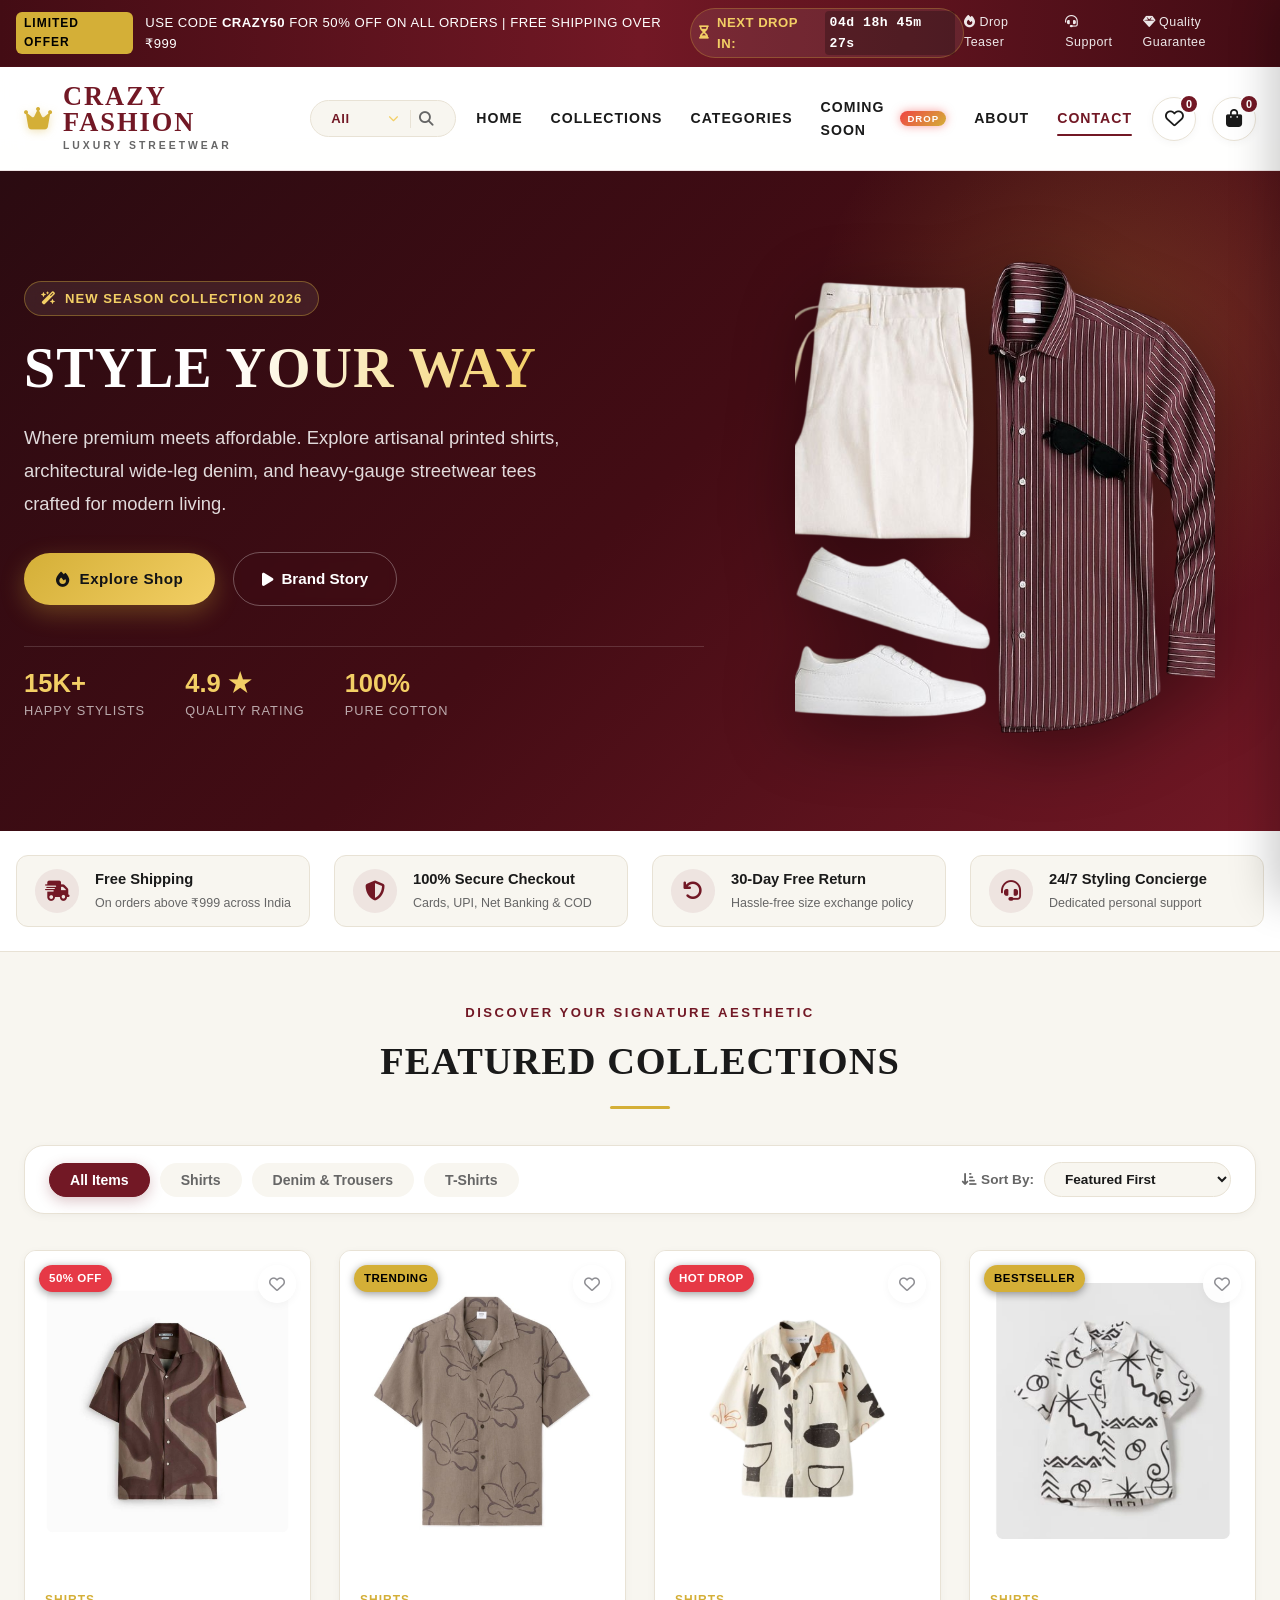
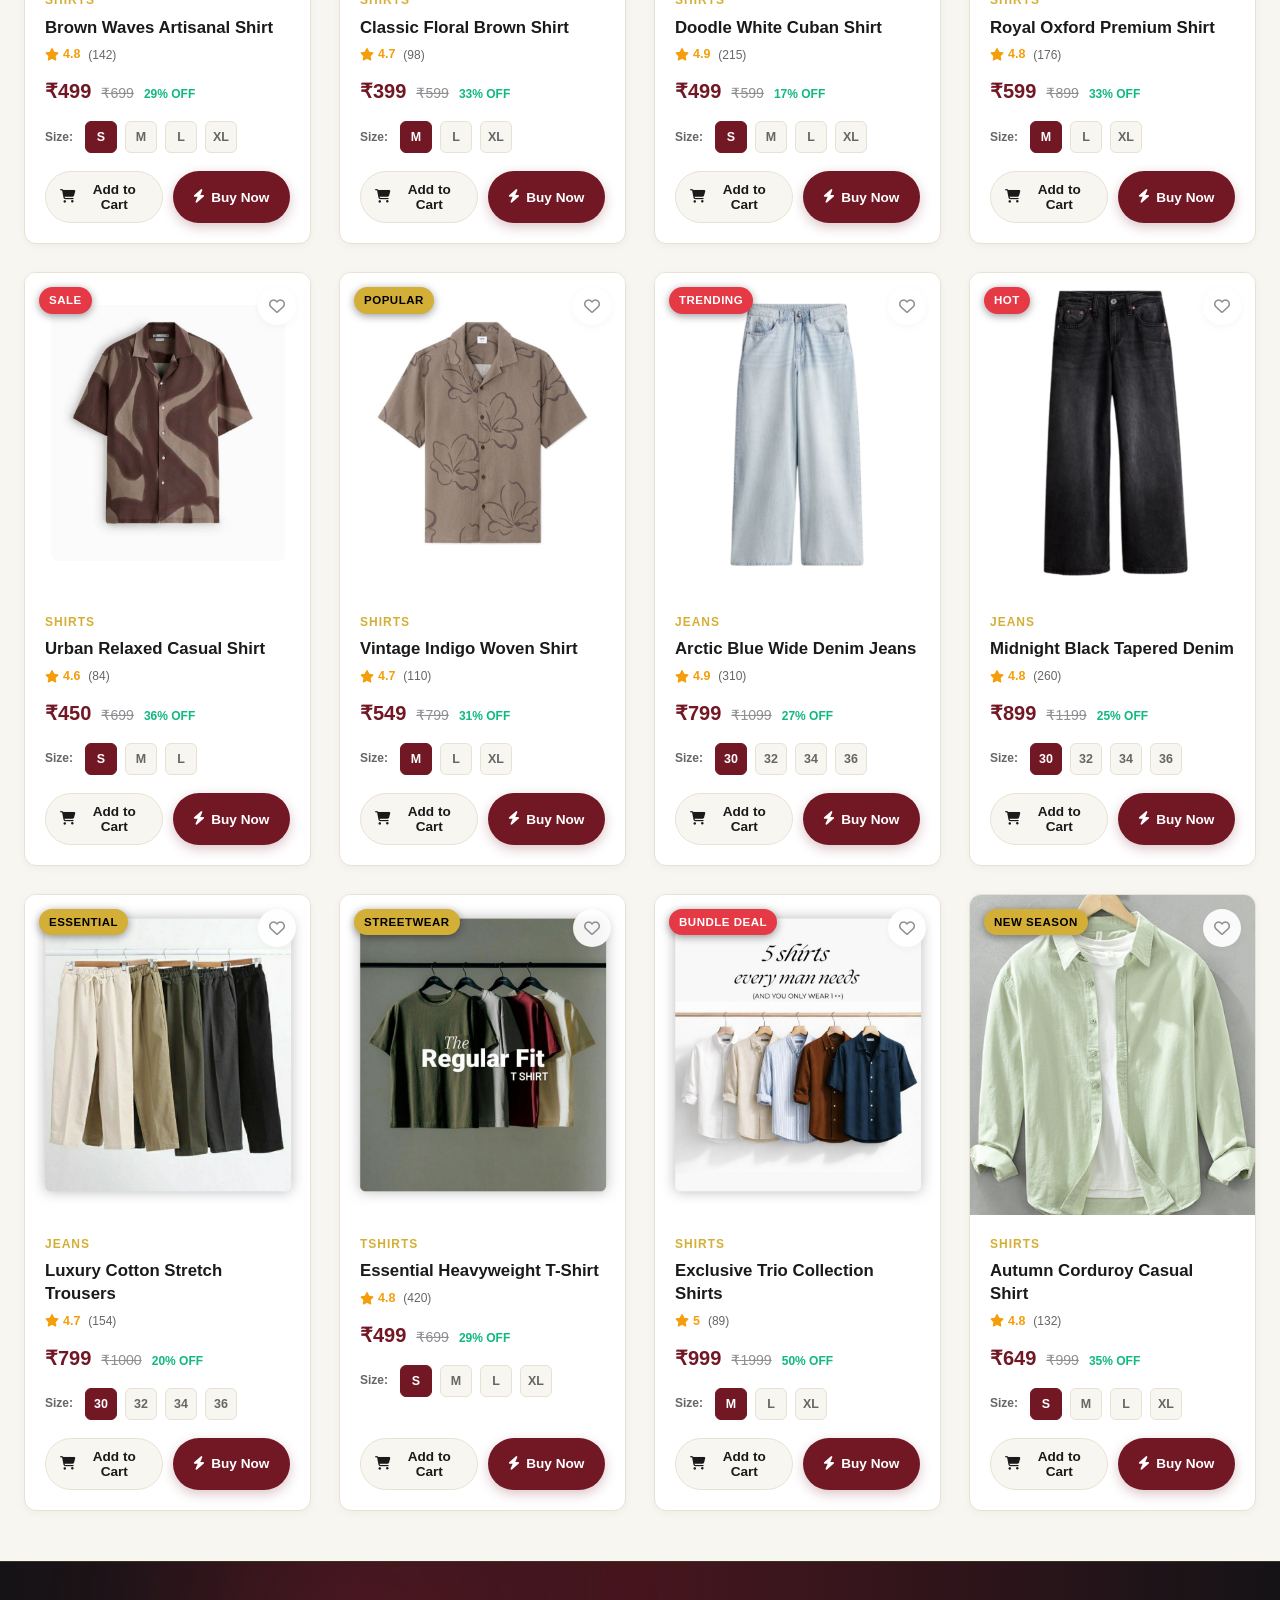
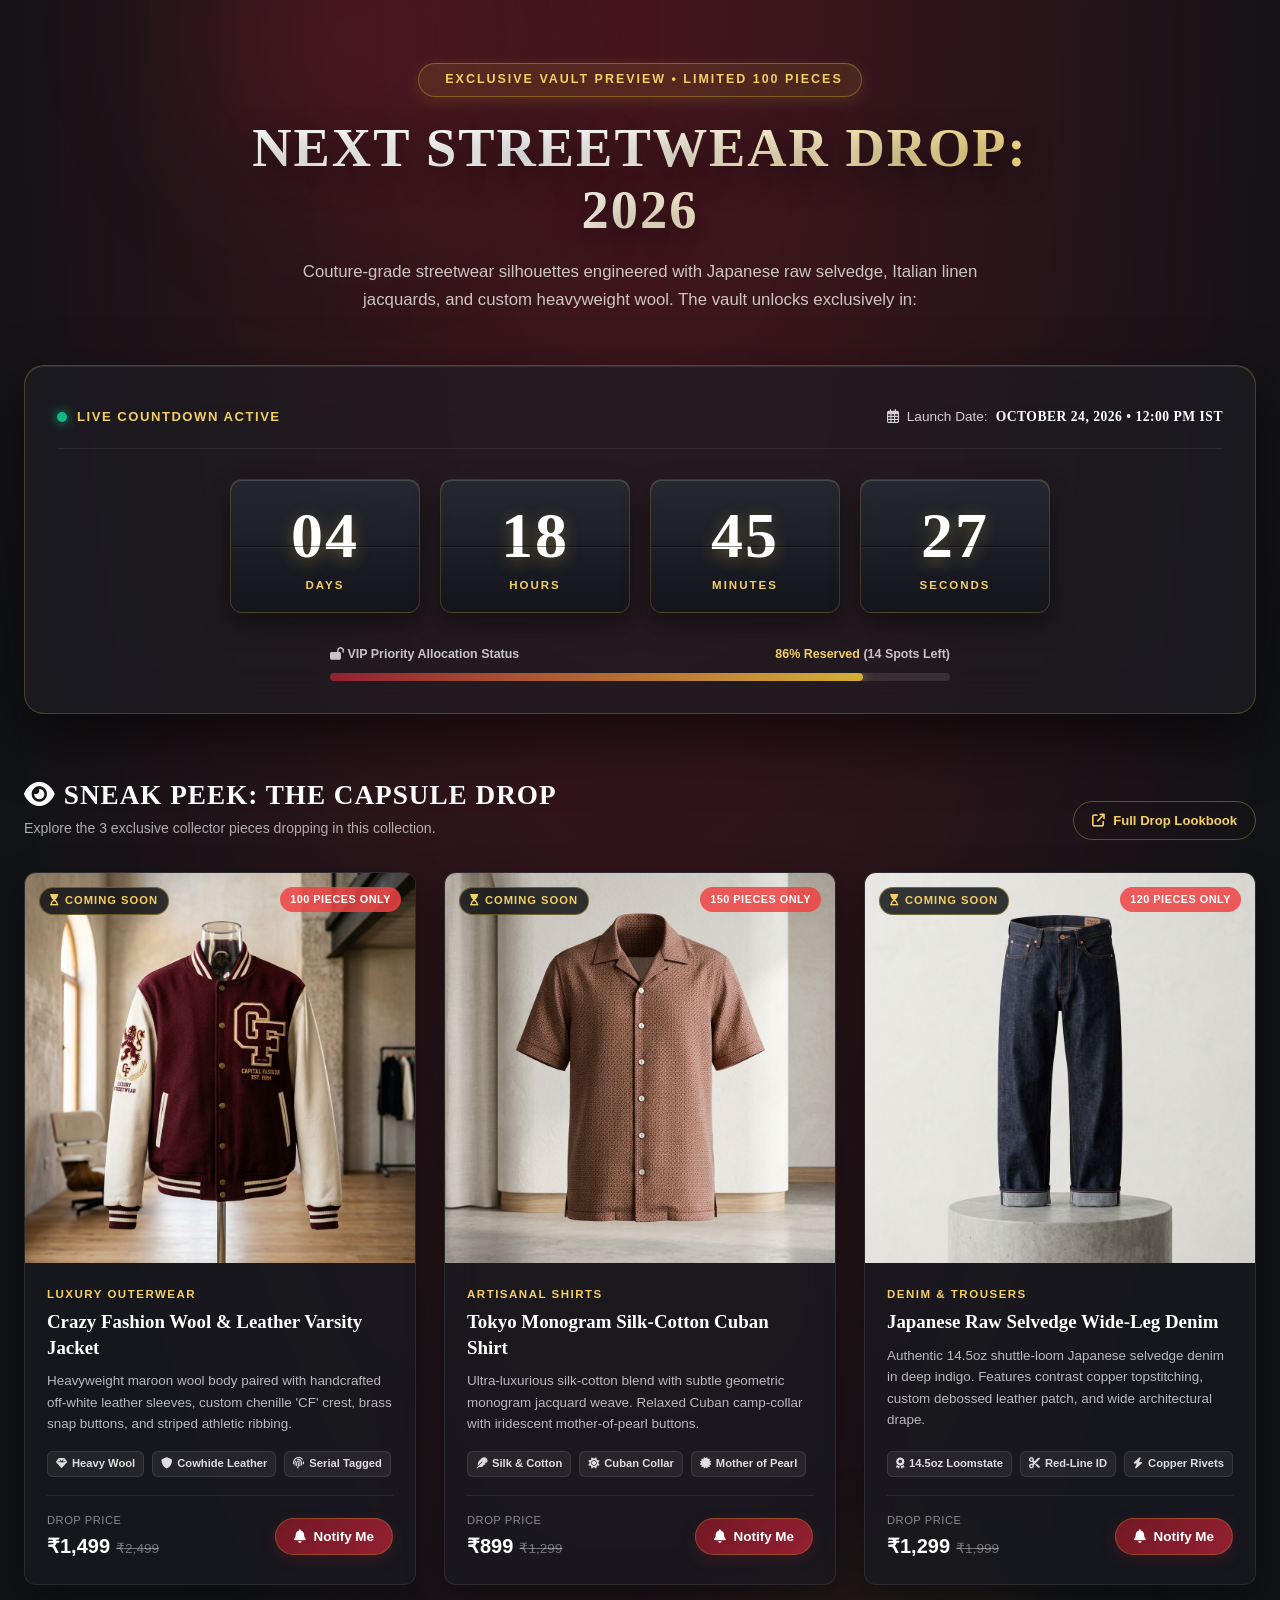
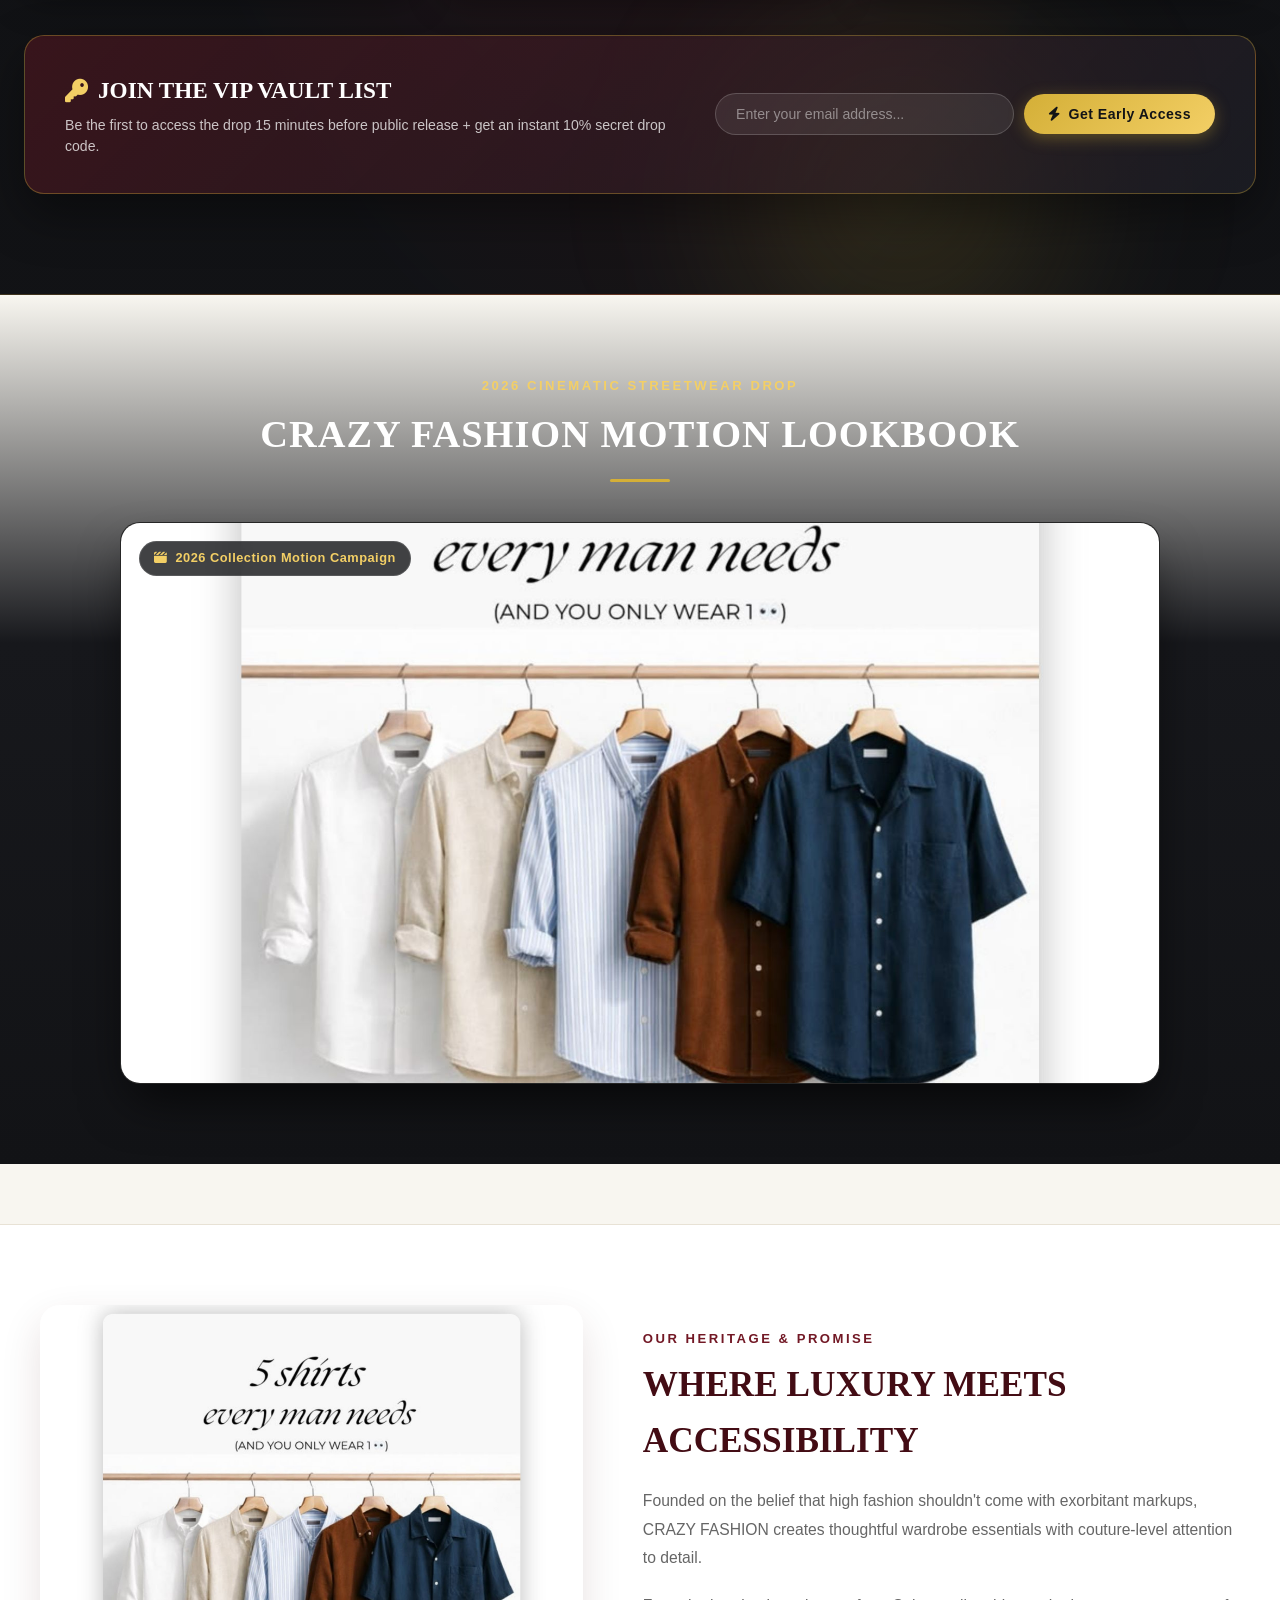
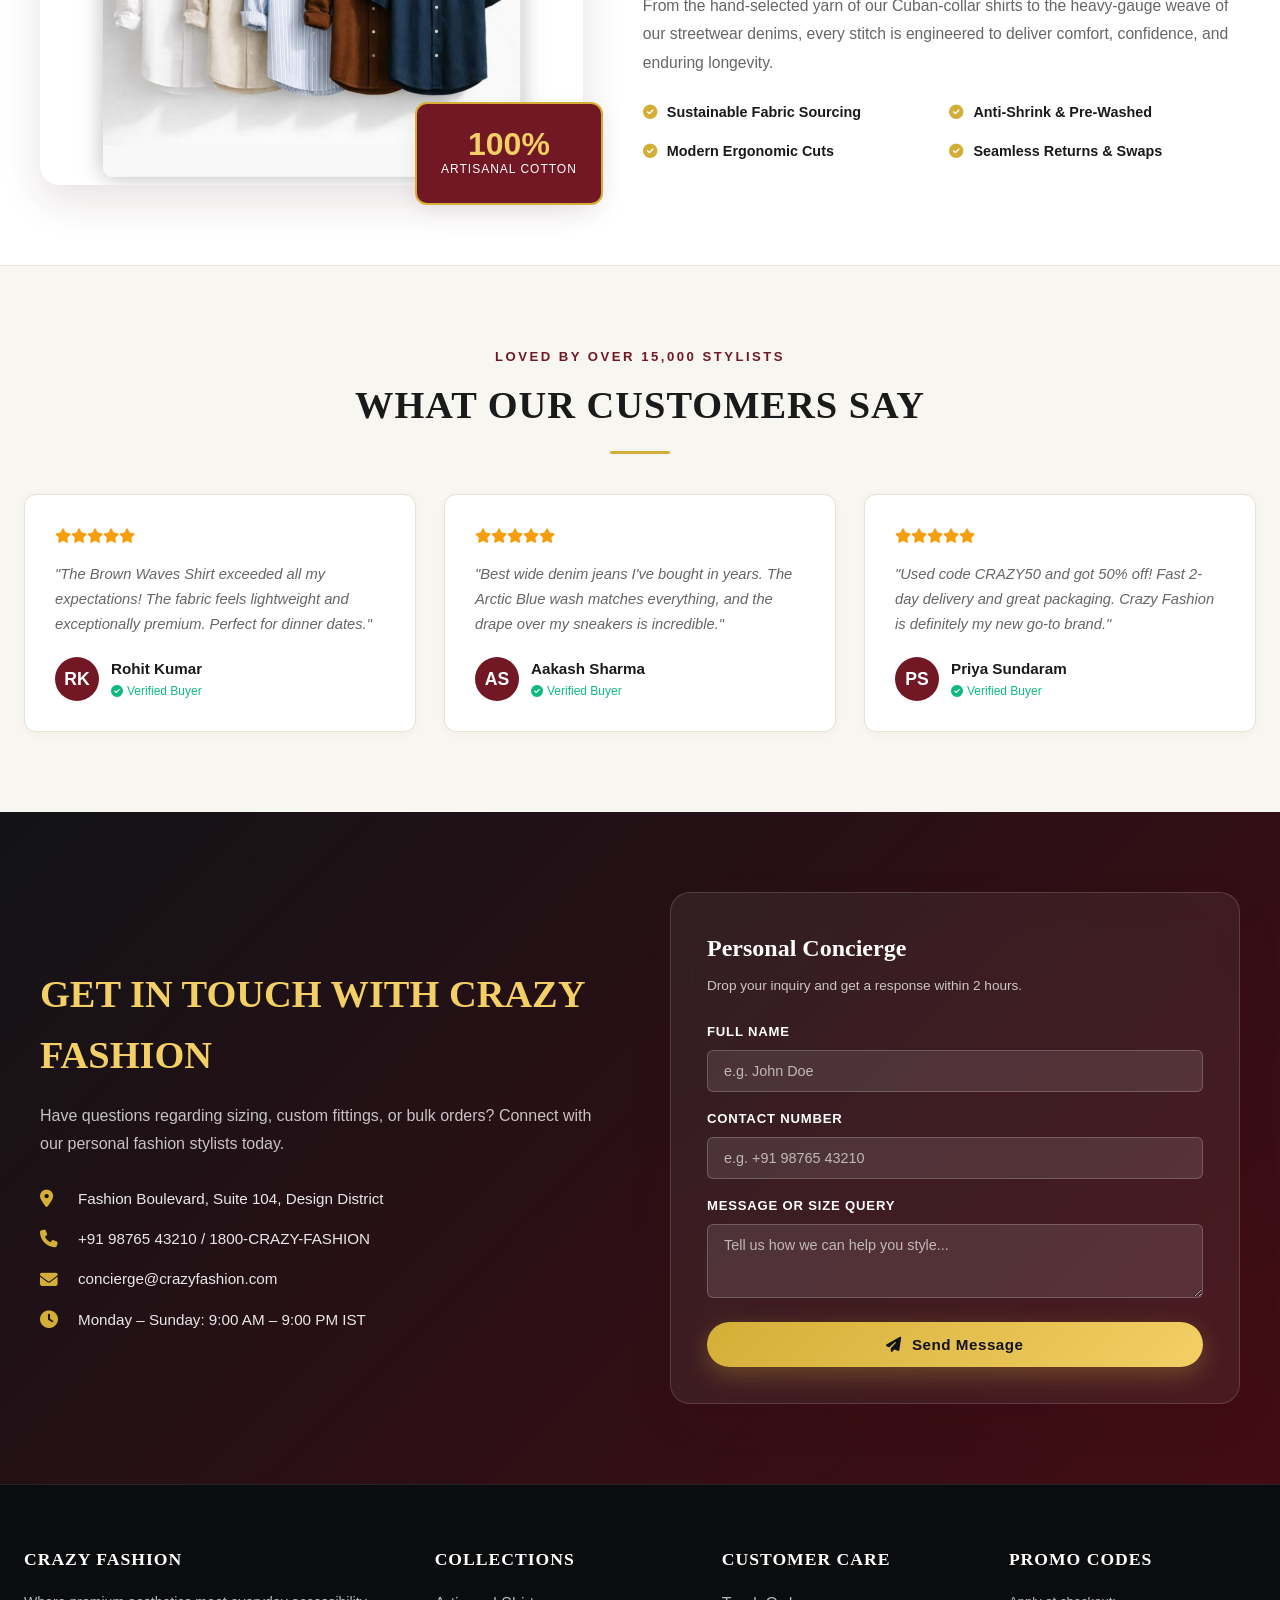
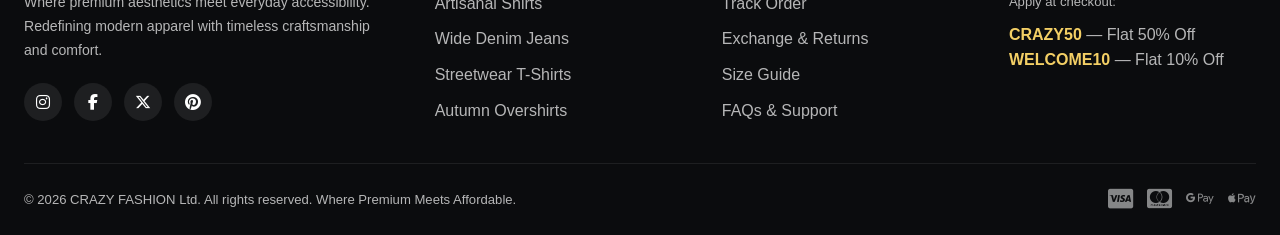
<file: index.html>
<!DOCTYPE html>
<html lang="en">
<head>
  <meta charset="UTF-8">
  <meta name="viewport" content="width=device-width, initial-scale=1.0">
  <title>CRAZY FASHION — Where Premium Meets Affordable</title>
  <meta name="description" content="Discover premium shirts, streetwear t-shirts, and tailored denim jeans at Crazy Fashion. Enjoy exclusive offers and fast delivery.">
  
  <!-- Google Fonts & Font Awesome Icons -->
  <link rel="preconnect" href="https://fonts.googleapis.com">
  <link rel="preconnect" href="https://fonts.gstatic.com" crossorigin>
  <!-- Font Awesome Icons (Free 6.5.1) -->
  <link rel="stylesheet" href="https://cdnjs.cloudflare.com/ajax/libs/font-awesome/6.5.1/css/all.min.css">
  <link rel="stylesheet" href="https://cdn.jsdelivr.net/npm/@fortawesome/fontawesome-free@6.5.1/css/all.min.css">
  
  <!-- Stylesheet -->
  <link rel="stylesheet" href="style.css">
</head>

<body>
  <!-- Top Announcement Bar -->
  <div class="top-bar">
    <div class="top-bar-marquee">
      <span class="highlight">LIMITED OFFER</span>
      <span>USE CODE <strong>CRAZY50</strong> FOR 50% OFF ON ALL ORDERS | FREE SHIPPING OVER ₹999</span>
      <a href="#ComingSoon" class="top-bar-timer-link" title="View Next Drop Countdown">
        <i class="fa-solid fa-hourglass-half"></i> NEXT DROP IN: <span class="top-timer-val" id="top-timer-clock">04d 18h 45m 30s</span>
      </a>
    </div>
    <div class="top-bar-links">
      <a href="coming-soon.html"><i class="fa-solid fa-fire"></i> Drop Teaser</a>
      <a href="#Contact"><i class="fa-solid fa-headset"></i> Support</a>
      <a href="#About"><i class="fa-solid fa-gem"></i> Quality Guarantee</a>
    </div>
  </div>

  <!-- Main Navigation Header -->
  <header class="header-wrapper">
    <div class="sitename">
      <a href="index.html" class="brand-logo" id="brand-logo-link">
        <i class="fa-solid fa-crown"></i>
        <div>
          <h1>CRAZY FASHION</h1>
          <span>Luxury Streetwear</span>
        </div>
      </a>

      <!-- Search Input with Category Selector and Live Categories List -->
      <div class="search-container" id="search-container">
        <div class="search-input-wrap">
          <div class="search-category-wrapper">
            <select id="search-category-select" class="search-category-select" aria-label="Filter Search by Category">
              <option value="all">All</option>
              <option value="shirts">Shirts</option>
              <option value="jeans">Jeans</option>
              <option value="tshirts">T-Shirts</option>
            </select>
            <i class="fa-solid fa-chevron-down search-cat-arrow"></i>
          </div>
          <span class="search-divider"></span>
          <i class="fa-solid fa-magnifying-glass search-icon"></i>
          <input type="search" id="search-input" placeholder="Search shirts, jeans, luxury..." autocomplete="off">
          <button class="search-clear-btn" id="search-clear-btn" aria-label="Clear Search">
            <i class="fa-solid fa-xmark"></i>
          </button>
        </div>

        <!-- Live Categories & Search Suggestions Dropdown -->
        <div class="search-dropdown" id="search-dropdown">
          <div class="search-dropdown-section">
            <div class="search-dropdown-header">
              <span><i class="fa-solid fa-layer-group"></i> Browse Categories</span>
            </div>
            <div class="search-categories-list" id="search-categories-list">
              <button type="button" class="search-cat-item active" data-category="all">
                <i class="fa-solid fa-border-all"></i> All Collections <span class="cat-count" id="count-all">(12)</span>
              </button>
              <button type="button" class="search-cat-item" data-category="shirts">
                <i class="fa-solid fa-shirt"></i> Artisanal Shirts <span class="cat-count" id="count-shirts">(7)</span>
              </button>
              <button type="button" class="search-cat-item" data-category="jeans">
                <i class="fa-solid fa-vest-patches"></i> Denim & Jeans <span class="cat-count" id="count-jeans">(3)</span>
              </button>
              <button type="button" class="search-cat-item" data-category="tshirts">
                <i class="fa-solid fa-tshirt"></i> Premium Tees <span class="cat-count" id="count-tshirts">(1)</span>
              </button>
            </div>
          </div>

          <div class="search-dropdown-section" id="search-results-section" style="display: none;">
            <div class="search-dropdown-header">
              <span><i class="fa-solid fa-magnifying-glass"></i> Live Matches</span>
              <span id="search-results-count" style="font-size: 0.72rem; color: var(--accent-light);"></span>
            </div>
            <div class="search-results-list" id="search-results-list"></div>
          </div>
        </div>
      </div>

      <!-- Navigation Links -->
      <nav class="navigation">
        <a href="#Home" class="active">HOME</a>
        <a href="#Products">COLLECTIONS</a>
        <a href="categories.html">CATEGORIES</a>
        <a href="#ComingSoon" class="nav-drop-link">COMING SOON <span class="nav-pulse-badge">DROP</span></a>
        <a href="#About">ABOUT</a>
        <a href="#Contact">CONTACT</a>
      </nav>

      <!-- Action Buttons (Wishlist & Cart) -->
      <div class="header-actions">
        <button class="action-btn" id="wishlist-toggle-btn" title="View Wishlist" aria-label="View Wishlist">
          <i class="fa-regular fa-heart"></i>
          <span class="action-badge" id="wishlist-count-badge">0</span>
        </button>

        <button class="action-btn" id="cart-toggle-btn" title="View Cart" aria-label="View Shopping Cart">
          <i class="fa-solid fa-bag-shopping"></i>
          <span class="action-badge" id="cart-count-badge">0</span>
        </button>

        <button class="action-btn mobile-nav-toggle" id="mobile-nav-toggle" aria-label="Toggle Navigation">
          <i class="fa-solid fa-bars"></i>
        </button>
      </div>
    </div>
  </header>

  <!-- Hero Section -->
  <main>
    <section class="hero-wrapper" id="Home">
      <div class="hero-content">
        <div class="hero-text-side">
          <div class="hero-tag">
            <i class="fa-solid fa-wand-magic-sparkles"></i> New Season Collection 2026
          </div>
          <h2 class="hero-title">
            STYLE <span>YOUR WAY</span>
          </h2>
          <p class="hero-subtitle">
            Where premium meets affordable. Explore artisanal printed shirts, architectural wide-leg denim, and heavy-gauge streetwear tees crafted for modern living.
          </p>

          <div class="hero-btns">
            <a href="#Products" class="btn-primary">
              <i class="fa-solid fa-fire"></i> Explore Shop
            </a>
            <a href="#About" class="btn-outline">
              <i class="fa-solid fa-play"></i> Brand Story
            </a>
          </div>

          <!-- Hero Stats Strip -->
          <div class="hero-stats">
            <div class="hero-stat">
              <h4>15K+</h4>
              <p>Happy Stylists</p>
            </div>
            <div class="hero-stat">
              <h4>4.9 ★</h4>
              <p>Quality Rating</p>
            </div>
            <div class="hero-stat">
              <h4>100%</h4>
              <p>Pure Cotton</p>
            </div>
          </div>
        </div>

        <!-- Hero Showcase Image (Pure Image, No Box Frame) -->
        <div class="hero-visual">
          <img src="assets/files/New Arrivals.jpeg" alt="Crazy Fashion New Arrivals" class="hero-clean-img" id="hero-showcase-img">
        </div>
      </div>
    </section>

    <!-- Value Props / Features Strip -->
    <section class="features-strip">
      <div class="features-container">
        <div class="feature-box">
          <div class="feature-icon"><i class="fa-solid fa-truck-fast"></i></div>
          <div class="feature-text">
            <h4>Free Shipping</h4>
            <p>On orders above ₹999 across India</p>
          </div>
        </div>
        <div class="feature-box">
          <div class="feature-icon"><i class="fa-solid fa-shield-halved"></i></div>
          <div class="feature-text">
            <h4>100% Secure Checkout</h4>
            <p>Cards, UPI, Net Banking & COD</p>
          </div>
        </div>
        <div class="feature-box">
          <div class="feature-icon"><i class="fa-solid fa-arrow-rotate-left"></i></div>
          <div class="feature-text">
            <h4>30-Day Free Return</h4>
            <p>Hassle-free size exchange policy</p>
          </div>
        </div>
        <div class="feature-box">
          <div class="feature-icon"><i class="fa-solid fa-headset"></i></div>
          <div class="feature-text">
            <h4>24/7 Styling Concierge</h4>
            <p>Dedicated personal support</p>
          </div>
        </div>
      </div>
    </section>

    <!-- Main Products Store Section -->
    <section class="main-store-section" id="Products">
      <div class="section-header">
        <span class="section-subtitle">Discover Your Signature Aesthetic</span>
        <h2 class="section-title">FEATURED COLLECTIONS</h2>
        <div class="section-header-line"></div>
      </div>

      <!-- Filter Toolbar -->
      <div class="filter-toolbar">
        <div class="category-pills">
          <button class="pill-btn active" data-category="all">All Items</button>
          <button class="pill-btn" data-category="shirts">Shirts</button>
          <button class="pill-btn" data-category="jeans">Denim & Trousers</button>
          <button class="pill-btn" data-category="tshirts">T-Shirts</button>
        </div>

        <div class="sort-container">
          <label for="sort-select" class="sort-label"><i class="fa-solid fa-arrow-down-short-wide"></i> Sort By:</label>
          <select id="sort-select" class="sort-select">
            <option value="featured">Featured First</option>
            <option value="price-asc">Price: Low to High</option>
            <option value="price-desc">Price: High to Low</option>
            <option value="rating">Top Customer Rated</option>
          </select>
        </div>
      </div>

      <!-- Dynamic Products Grid -->
      <div class="products-grid" id="products-grid">
        <!-- Rendered dynamically by script.js -->
      </div>
    </section>

    <!-- ==========================================================================
         COMING SOON / NEXT DROP COUNTDOWN SECTION
         ========================================================================== -->
    <section class="coming-soon-section" id="ComingSoon">
      <!-- Ambient Visual Lighting Glows -->
      <div class="cs-ambient-glow-1"></div>
      <div class="cs-ambient-glow-2"></div>

      <div class="coming-soon-container">
        <!-- Section Header -->
        <div class="cs-header">
          <div class="cs-badge-pill">
            <i class="fa-solid fa-sparkles"></i> EXCLUSIVE VAULT PREVIEW • LIMITED 100 PIECES
          </div>
          <h2 class="cs-title">NEXT STREETWEAR DROP: 2026</h2>
          <p class="cs-subtitle">
            Couture-grade streetwear silhouettes engineered with Japanese raw selvedge, Italian linen jacquards, and custom heavyweight wool. The vault unlocks exclusively in:
          </p>
        </div>

        <!-- Master Countdown Display Board -->
        <div class="cs-countdown-board">
          <div class="cs-countdown-status-bar">
            <div class="cs-live-beacon">
              <span class="cs-pulse-dot"></span>
              <span>LIVE COUNTDOWN ACTIVE</span>
            </div>
            <div class="cs-launch-date-tag">
              <i class="fa-regular fa-calendar-days"></i> Launch Date: <strong id="cs-target-date-display">OCTOBER 24, 2026 • 12:00 PM IST</strong>
            </div>
          </div>

          <!-- 4 Countdown Cards Grid -->
          <div class="countdown-grid" id="main-countdown-clock">
            <div class="countdown-box">
              <span class="countdown-num" id="timer-days">04</span>
              <span class="countdown-label">Days</span>
            </div>
            <div class="countdown-box">
              <span class="countdown-num" id="timer-hours">18</span>
              <span class="countdown-label">Hours</span>
            </div>
            <div class="countdown-box">
              <span class="countdown-num" id="timer-minutes">45</span>
              <span class="countdown-label">Minutes</span>
            </div>
            <div class="countdown-box">
              <span class="countdown-num" id="timer-seconds">30</span>
              <span class="countdown-label">Seconds</span>
            </div>
          </div>

          <!-- Vault Allocation Progress -->
          <div class="cs-allocation-wrap">
            <div class="cs-allocation-header">
              <span><i class="fa-solid fa-lock-open"></i> VIP Priority Allocation Status</span>
              <span><strong style="color: var(--accent-light);">86% Reserved</strong> (14 Spots Left)</span>
            </div>
            <div class="cs-allocation-bar">
              <div class="cs-allocation-fill"></div>
            </div>
          </div>
        </div>

        <!-- Upcoming Drop Products Teasers -->
        <div class="cs-products-section">
          <div class="cs-products-title-bar">
            <div>
              <h3><i class="fa-solid fa-eye"></i> SNEAK PEEK: THE CAPSULE DROP</h3>
              <p>Explore the 3 exclusive collector pieces dropping in this collection.</p>
            </div>
            <a href="coming-soon.html" class="btn-outline" style="border-color: rgba(212, 175, 55, 0.4); color: var(--accent-light); padding: 8px 18px; font-size: 0.82rem;">
              <i class="fa-solid fa-arrow-up-right-from-square"></i> Full Drop Lookbook
            </a>
          </div>

          <div class="drop-grid">
            <!-- Drop Item 1: Luxury Varsity Jacket -->
            <article class="drop-card">
              <div class="drop-img-box">
                <img src="assets/files/drop-jacket.jpeg" alt="Crazy Fashion Luxury Streetwear Varsity Jacket" loading="lazy">
                <span class="drop-badge-soon"><i class="fa-solid fa-hourglass-start"></i> COMING SOON</span>
                <span class="drop-limited-badge">100 PIECES ONLY</span>
              </div>
              <div class="drop-card-body">
                <span class="drop-card-category">Luxury Outerwear</span>
                <h4 class="drop-card-title">Crazy Fashion Wool & Leather Varsity Jacket</h4>
                <p class="drop-card-desc">
                  Heavyweight maroon wool body paired with handcrafted off-white leather sleeves, custom chenille 'CF' crest, brass snap buttons, and striped athletic ribbing.
                </p>
                <div class="drop-specs-list">
                  <span class="drop-spec-chip"><i class="fa-solid fa-gem"></i> Heavy Wool</span>
                  <span class="drop-spec-chip"><i class="fa-solid fa-shield"></i> Cowhide Leather</span>
                  <span class="drop-spec-chip"><i class="fa-solid fa-fingerprint"></i> Serial Tagged</span>
                </div>
                <div class="drop-card-footer">
                  <div class="drop-price-box">
                    <span class="drop-price-tag">Drop Price</span>
                    <div class="drop-price">₹1,499 <span class="drop-mrp">₹2,499</span></div>
                  </div>
                  <button class="btn-drop-notify" data-drop-item="CF Wool & Leather Varsity Jacket" data-drop-price="₹1,499" onclick="openDropModal('CF Wool & Leather Varsity Jacket', '₹1,499')">
                    <i class="fa-solid fa-bell"></i> Notify Me
                  </button>
                </div>
              </div>
            </article>

            <!-- Drop Item 2: Tokyo Monogram Resort Shirt -->
            <article class="drop-card">
              <div class="drop-img-box">
                <img src="assets/files/drop-shirt.jpeg" alt="Tokyo Monogram Silk-Cotton Resort Shirt" loading="lazy">
                <span class="drop-badge-soon"><i class="fa-solid fa-hourglass-start"></i> COMING SOON</span>
                <span class="drop-limited-badge">150 PIECES ONLY</span>
              </div>
              <div class="drop-card-body">
                <span class="drop-card-category">Artisanal Shirts</span>
                <h4 class="drop-card-title">Tokyo Monogram Silk-Cotton Cuban Shirt</h4>
                <p class="drop-card-desc">
                  Ultra-luxurious silk-cotton blend with subtle geometric monogram jacquard weave. Relaxed Cuban camp-collar with iridescent mother-of-pearl buttons.
                </p>
                <div class="drop-specs-list">
                  <span class="drop-spec-chip"><i class="fa-solid fa-feather"></i> Silk & Cotton</span>
                  <span class="drop-spec-chip"><i class="fa-solid fa-sun"></i> Cuban Collar</span>
                  <span class="drop-spec-chip"><i class="fa-solid fa-certificate"></i> Mother of Pearl</span>
                </div>
                <div class="drop-card-footer">
                  <div class="drop-price-box">
                    <span class="drop-price-tag">Drop Price</span>
                    <div class="drop-price">₹899 <span class="drop-mrp">₹1,299</span></div>
                  </div>
                  <button class="btn-drop-notify" data-drop-item="Tokyo Monogram Silk-Cotton Shirt" data-drop-price="₹899" onclick="openDropModal('Tokyo Monogram Silk-Cotton Shirt', '₹899')">
                    <i class="fa-solid fa-bell"></i> Notify Me
                  </button>
                </div>
              </div>
            </article>

            <!-- Drop Item 3: Japanese Raw Selvedge Denim -->
            <article class="drop-card">
              <div class="drop-img-box">
                <img src="assets/files/drop-denim.jpeg" alt="Japanese Raw Selvedge Wide-Leg Denim" loading="lazy">
                <span class="drop-badge-soon"><i class="fa-solid fa-hourglass-start"></i> COMING SOON</span>
                <span class="drop-limited-badge">120 PIECES ONLY</span>
              </div>
              <div class="drop-card-body">
                <span class="drop-card-category">Denim & Trousers</span>
                <h4 class="drop-card-title">Japanese Raw Selvedge Wide-Leg Denim</h4>
                <p class="drop-card-desc">
                  Authentic 14.5oz shuttle-loom Japanese selvedge denim in deep indigo. Features contrast copper topstitching, custom debossed leather patch, and wide architectural drape.
                </p>
                <div class="drop-specs-list">
                  <span class="drop-spec-chip"><i class="fa-solid fa-award"></i> 14.5oz Loomstate</span>
                  <span class="drop-spec-chip"><i class="fa-solid fa-scissors"></i> Red-Line ID</span>
                  <span class="drop-spec-chip"><i class="fa-solid fa-bolt"></i> Copper Rivets</span>
                </div>
                <div class="drop-card-footer">
                  <div class="drop-price-box">
                    <span class="drop-price-tag">Drop Price</span>
                    <div class="drop-price">₹1,299 <span class="drop-mrp">₹1,999</span></div>
                  </div>
                  <button class="btn-drop-notify" data-drop-item="Japanese Raw Selvedge Wide Denim" data-drop-price="₹1,299" onclick="openDropModal('Japanese Raw Selvedge Wide Denim', '₹1,299')">
                    <i class="fa-solid fa-bell"></i> Notify Me
                  </button>
                </div>
              </div>
            </article>
          </div>

          <!-- VIP Drop Quick-Register Banner -->
          <div class="cs-waitlist-banner">
            <div class="cs-waitlist-text">
              <h4><i class="fa-solid fa-key" style="color: var(--accent-light);"></i> JOIN THE VIP VAULT LIST</h4>
              <p>Be the first to access the drop 15 minutes before public release + get an instant 10% secret drop code.</p>
            </div>
            <form class="cs-waitlist-form" id="cs-quick-waitlist-form" onsubmit="handleQuickWaitlist(event)">
              <input type="email" class="cs-waitlist-input" id="quick-waitlist-email" placeholder="Enter your email address..." required>
              <button type="submit" class="btn-join-drop">
                <i class="fa-solid fa-bolt"></i> Get Early Access
              </button>
            </form>
          </div>
        </div>
      </div>
    </section>

    <!-- Cinematic Lookbook Video Campaign -->
    <section class="lookbook-section" id="Lookbook">
      <div class="section-header">
        <span class="section-subtitle">2026 Cinematic Streetwear Drop</span>
        <h2 class="section-title">CRAZY FASHION MOTION LOOKBOOK</h2>
        <div class="section-header-line"></div>
      </div>
      <div class="video-container-wrap">
        <div class="video-card-glass">
          <span class="video-overlay-badge"><i class="fa-solid fa-clapperboard"></i> 2026 Collection Motion Campaign</span>
          
          <!-- Autoplay Video with NO native browser UI controls -->
          <video class="campaign-video" id="lookbook-video" autoplay muted loop playsinline poster="assets/files/group shirt.jpeg" preload="auto">
            <source src="ads.mp4" type="video/mp4">
            Your browser does not support the video tag.
          </video>


        </div>
      </div>
    </section>

    <!-- About Section -->
    <section class="about-section" id="About">
      <div class="about-container">
        <div class="about-img-wrap">
          <img src="assets/files/group shirt.jpeg" alt="Crazy Fashion Tailoring Craft" class="about-main-img">
          <div class="about-badge-floating">
            <h4>100%</h4>
            <p>Artisanal Cotton</p>
          </div>
        </div>

        <div class="about-text">
          <span class="section-subtitle">Our Heritage & Promise</span>
          <h2>WHERE LUXURY MEETS ACCESSIBILITY</h2>
          <p>
            Founded on the belief that high fashion shouldn't come with exorbitant markups, CRAZY FASHION creates thoughtful wardrobe essentials with couture-level attention to detail.
          </p>
          <p>
            From the hand-selected yarn of our Cuban-collar shirts to the heavy-gauge weave of our streetwear denims, every stitch is engineered to deliver comfort, confidence, and enduring longevity.
          </p>

          <div class="about-perks">
            <div class="about-perk-item"><i class="fa-solid fa-circle-check"></i> Sustainable Fabric Sourcing</div>
            <div class="about-perk-item"><i class="fa-solid fa-circle-check"></i> Anti-Shrink & Pre-Washed</div>
            <div class="about-perk-item"><i class="fa-solid fa-circle-check"></i> Modern Ergonomic Cuts</div>
            <div class="about-perk-item"><i class="fa-solid fa-circle-check"></i> Seamless Returns & Swaps</div>
          </div>
        </div>
      </div>
    </section>

    <!-- Customer Reviews Section -->
    <section class="reviews-section">
      <div class="section-header">
        <span class="section-subtitle">Loved by Over 15,000 Stylists</span>
        <h2 class="section-title">WHAT OUR CUSTOMERS SAY</h2>
        <div class="section-header-line"></div>
      </div>

      <div class="reviews-grid">
        <div class="review-card">
          <div class="review-stars">
            <i class="fa-solid fa-star"></i><i class="fa-solid fa-star"></i><i class="fa-solid fa-star"></i><i class="fa-solid fa-star"></i><i class="fa-solid fa-star"></i>
          </div>
          <p class="review-text">
            "The Brown Waves Shirt exceeded all my expectations! The fabric feels lightweight and exceptionally premium. Perfect for dinner dates."
          </p>
          <div class="reviewer-meta">
            <div class="reviewer-avatar">RK</div>
            <div class="reviewer-info">
              <h5>Rohit Kumar</h5>
              <span><i class="fa-solid fa-circle-check"></i> Verified Buyer</span>
            </div>
          </div>
        </div>

        <div class="review-card">
          <div class="review-stars">
            <i class="fa-solid fa-star"></i><i class="fa-solid fa-star"></i><i class="fa-solid fa-star"></i><i class="fa-solid fa-star"></i><i class="fa-solid fa-star"></i>
          </div>
          <p class="review-text">
            "Best wide denim jeans I've bought in years. The Arctic Blue wash matches everything, and the drape over my sneakers is incredible."
          </p>
          <div class="reviewer-meta">
            <div class="reviewer-avatar">AS</div>
            <div class="reviewer-info">
              <h5>Aakash Sharma</h5>
              <span><i class="fa-solid fa-circle-check"></i> Verified Buyer</span>
            </div>
          </div>
        </div>

        <div class="review-card">
          <div class="review-stars">
            <i class="fa-solid fa-star"></i><i class="fa-solid fa-star"></i><i class="fa-solid fa-star"></i><i class="fa-solid fa-star"></i><i class="fa-solid fa-star"></i>
          </div>
          <p class="review-text">
            "Used code CRAZY50 and got 50% off! Fast 2-day delivery and great packaging. Crazy Fashion is definitely my new go-to brand."
          </p>
          <div class="reviewer-meta">
            <div class="reviewer-avatar">PS</div>
            <div class="reviewer-info">
              <h5>Priya Sundaram</h5>
              <span><i class="fa-solid fa-circle-check"></i> Verified Buyer</span>
            </div>
          </div>
        </div>
      </div>
    </section>

    <!-- Contact & Concierge Form -->
    <section class="contact-section" id="Contact">
      <div class="contact-container">
        <div class="contact-info">
          <h2>GET IN TOUCH WITH CRAZY FASHION</h2>
          <p>
            Have questions regarding sizing, custom fittings, or bulk orders? Connect with our personal fashion stylists today.
          </p>

          <div class="contact-details-list">
            <div class="contact-detail-row">
              <i class="fa-solid fa-location-dot"></i>
              <span>Fashion Boulevard, Suite 104, Design District</span>
            </div>
            <div class="contact-detail-row">
              <i class="fa-solid fa-phone"></i>
              <span>+91 98765 43210 / 1800-CRAZY-FASHION</span>
            </div>
            <div class="contact-detail-row">
              <i class="fa-solid fa-envelope"></i>
              <span>concierge@crazyfashion.com</span>
            </div>
            <div class="contact-detail-row">
              <i class="fa-solid fa-clock"></i>
              <span>Monday – Sunday: 9:00 AM – 9:00 PM IST</span>
            </div>
          </div>
        </div>

        <div class="contact-form-card">
          <h3>Personal Concierge</h3>
          <p>Drop your inquiry and get a response within 2 hours.</p>

          <form id="contact-form">
            <div class="form-group">
              <label class="form-label" for="contact-name">Full Name</label>
              <input type="text" id="contact-name" class="form-control" placeholder="e.g. John Doe" required>
            </div>

            <div class="form-group">
              <label class="form-label" for="contact-phone">Contact Number</label>
              <input type="tel" id="contact-phone" class="form-control" placeholder="e.g. +91 98765 43210" required>
            </div>

            <div class="form-group">
              <label class="form-label" for="contact-message">Message or Size Query</label>
              <textarea id="contact-message" class="form-control" rows="3" placeholder="Tell us how we can help you style..." required></textarea>
            </div>

            <button type="submit" class="btn-primary" style="width: 100%; justify-content: center;">
              <i class="fa-solid fa-paper-plane"></i> Send Message
            </button>
          </form>
        </div>
      </div>
    </section>
  </main>

  <!-- Footer -->
  <footer>
    <div class="footer-container">
      <div class="footer-col">
        <h4>CRAZY FASHION</h4>
        <p style="font-size: 0.88rem; line-height: 1.7; margin-bottom: 16px;">
          Where premium aesthetics meet everyday accessibility. Redefining modern apparel with timeless craftsmanship and comfort.
        </p>
        <div class="footer-socials">
          <a href="#" class="footer-social-btn" aria-label="Instagram"><i class="fa-brands fa-instagram"></i></a>
          <a href="#" class="footer-social-btn" aria-label="Facebook"><i class="fa-brands fa-facebook-f"></i></a>
          <a href="#" class="footer-social-btn" aria-label="Twitter"><i class="fa-brands fa-x-twitter"></i></a>
          <a href="#" class="footer-social-btn" aria-label="Pinterest"><i class="fa-brands fa-pinterest"></i></a>
        </div>
      </div>

      <div class="footer-col">
        <h4>COLLECTIONS</h4>
        <ul>
          <li><a href="categories.html">Artisanal Shirts</a></li>
          <li><a href="Nextpage.html">Wide Denim Jeans</a></li>
          <li><a href="#Products">Streetwear T-Shirts</a></li>
          <li><a href="#Products">Autumn Overshirts</a></li>
        </ul>
      </div>

      <div class="footer-col">
        <h4>CUSTOMER CARE</h4>
        <ul>
          <li><a href="#Contact">Track Order</a></li>
          <li><a href="#Contact">Exchange & Returns</a></li>
          <li><a href="#Contact">Size Guide</a></li>
          <li><a href="#Contact">FAQs & Support</a></li>
        </ul>
      </div>

      <div class="footer-col">
        <h4>PROMO CODES</h4>
        <p style="font-size: 0.82rem; margin-bottom: 10px;">Apply at checkout:</p>
        <p><strong style="color: var(--accent-light);">CRAZY50</strong> — Flat 50% Off</p>
        <p><strong style="color: var(--accent-light);">WELCOME10</strong> — Flat 10% Off</p>
      </div>
    </div>

    <div class="footer-bottom">
      <p>&copy; 2026 CRAZY FASHION Ltd. All rights reserved. Where Premium Meets Affordable.</p>
      <div class="payment-badges-row">
        <i class="fa-brands fa-cc-visa" title="Visa"></i>
        <i class="fa-brands fa-cc-mastercard" title="Mastercard"></i>
        <i class="fa-brands fa-google-pay" title="Google Pay"></i>
        <i class="fa-brands fa-apple-pay" title="Apple Pay"></i>
      </div>
    </div>
  </footer>

  <!-- ==========================================================================
       CART SLIDE-OUT DRAWER & BACKDROP
       ========================================================================== -->
  <div class="drawer-backdrop" id="drawer-backdrop"></div>

  <aside class="cart-drawer" id="cart-drawer">
    <div class="drawer-header">
      <h3><i class="fa-solid fa-bag-shopping"></i> Your Shopping Bag</h3>
      <button class="drawer-close-btn" id="cart-close-btn" aria-label="Close Cart">
        <i class="fa-solid fa-xmark"></i>
      </button>
    </div>

    <div class="drawer-body">
      <div id="cart-items-container">
        <!-- Rendered by script.js -->
      </div>

      <div class="cart-empty-view" id="cart-empty-view">
        <i class="fa-solid fa-cart-shopping"></i>
        <h4>Your Shopping Bag is Empty</h4>
        <p>Explore our latest shirts, jeans, and t-shirts to fill it up.</p>
        <button class="btn-primary" onclick="closeCartDrawer(); document.getElementById('Products').scrollIntoView({behavior: 'smooth'})">
          Start Shopping
        </button>
      </div>
    </div>

    <div class="drawer-footer">
      <div class="coupon-section">
        <input type="text" id="coupon-input" class="coupon-input" placeholder="PROMO CODE (e.g. CRAZY50)">
        <button class="btn-coupon" id="apply-coupon-btn">Apply</button>
      </div>

      <div class="summary-row">
        <span>Subtotal</span>
        <span id="cart-subtotal">₹0</span>
      </div>

      <div class="summary-row" id="cart-discount-row" style="display: none; color: var(--success);">
        <span>Special Discount</span>
        <span id="cart-discount">-₹0</span>
      </div>

      <div class="summary-row">
        <span>Estimated Delivery</span>
        <span id="cart-shipping">FREE</span>
      </div>

      <div class="summary-row total-row">
        <span>Grand Total</span>
        <span id="cart-total">₹0</span>
      </div>

      <button class="btn-checkout-flow" id="checkout-drawer-btn">
        <i class="fa-solid fa-lock"></i> Proceed to Checkout
      </button>
    </div>
  </aside>

  <!-- ==========================================================================
       CHECKOUT & TRANSACTION MODAL
       ========================================================================== -->
  <div class="modal-overlay" id="checkout-modal">
    <div class="checkout-modal-card">
      <div class="modal-header">
        <h3><i class="fa-solid fa-shield-halved"></i> SECURE TRANSACTION</h3>
        <button class="modal-close-btn" id="checkout-close-btn" aria-label="Close Modal">&times;</button>
      </div>

      <!-- Checkout Form View -->
      <div id="checkout-form-view">
        <div class="checkout-steps">
          <div class="step-item active"><span class="step-num">1</span> Delivery Details</div>
          <div class="step-item active"><span class="step-num">2</span> Payment Option</div>
          <div class="step-item active"><span class="step-num">3</span> Confirmation</div>
        </div>

        <form id="checkout-form" class="modal-body">
          <div class="form-group-row">
            <div>
              <label class="form-label" for="checkout-name">Recipient Name *</label>
              <input type="text" id="checkout-name" class="form-control" placeholder="Full name" required>
            </div>
            <div>
              <label class="form-label" for="checkout-phone">Phone Number *</label>
              <input type="tel" id="checkout-phone" class="form-control" placeholder="+91 98765 43210" required>
            </div>
          </div>

          <div class="form-group">
            <label class="form-label" for="checkout-address">Delivery Address *</label>
            <input type="text" id="checkout-address" class="form-control" placeholder="Flat, Street, Area" required>
          </div>

          <div class="form-group-row">
            <div>
              <label class="form-label" for="checkout-city">City *</label>
              <input type="text" id="checkout-city" class="form-control" placeholder="City" value="Chennai" required>
            </div>
            <div>
              <label class="form-label" for="checkout-pin">PIN Code *</label>
              <input type="text" id="checkout-pin" class="form-control" placeholder="600001" value="600001" required>
            </div>
          </div>

          <!-- Payment Options -->
          <label class="form-label">Select Payment Method</label>
          <input type="hidden" id="selected-payment-method" value="card">
          <div class="payment-methods-grid">
            <div class="payment-card active" data-method="card">
              <i class="fa-solid fa-credit-card"></i>
              <span>Cards</span>
            </div>
            <div class="payment-card" data-method="upi">
              <i class="fa-solid fa-mobile-screen-button"></i>
              <span>UPI / QR</span>
            </div>
            <div class="payment-card" data-method="cod">
              <i class="fa-solid fa-hand-holding-dollar"></i>
              <span>Cash On Delivery</span>
            </div>
          </div>

          <!-- Dynamic Payment Sub-fields -->
          <div id="payment-card-fields" class="payment-subfields">
            <div class="form-group">
              <label class="form-label" for="card-number">Card Number</label>
              <input type="text" id="card-number" class="form-control" placeholder="4532 •••• •••• 8821" maxlength="19" value="4532 8920 1192 8821">
            </div>
            <div class="form-group-row" style="margin-bottom: 0;">
              <div>
                <label class="form-label" for="card-expiry">Expiry</label>
                <input type="text" id="card-expiry" class="form-control" placeholder="MM/YY" maxlength="5" value="09/28">
              </div>
              <div>
                <label class="form-label" for="card-cvv">CVV</label>
                <input type="password" id="card-cvv" class="form-control" placeholder="•••" maxlength="3" value="784">
              </div>
            </div>
          </div>

          <div id="payment-upi-fields" class="payment-subfields" style="display: none;">
            <label class="form-label" for="upi-id">UPI ID / VPA</label>
            <input type="text" id="upi-id" class="form-control" placeholder="username@okhdfcbank or 9876543210@paytm">
            <div class="upi-qr-box">
              <i class="fa-solid fa-qrcode upi-qr-icon"></i>
              <div>
                <strong style="font-size: 0.88rem; display: block;">Instant QR Verification</strong>
                <span style="font-size: 0.78rem; color: var(--text-muted);">Scan & pay with GPay, PhonePe, or Paytm</span>
              </div>
            </div>
          </div>

          <div id="payment-cod-fields" class="payment-subfields" style="display: none;">
            <div class="cod-info-box">
              <i class="fa-solid fa-circle-check"></i>
              <div>
                <strong>Cash on Delivery Available</strong>
                <p style="font-size: 0.8rem; margin: 0;">Pay exact cash upon arrival at your doorstep. Verified delivery partner.</p>
              </div>
            </div>
          </div>

          <!-- Checkout Summary -->
          <div style="background: var(--bg-body); padding: 14px 18px; border-radius: var(--radius-sm); margin-bottom: 20px;">
            <div class="summary-row"><span>Bag Subtotal:</span> <span id="checkout-subtotal">₹0</span></div>
            <div class="summary-row total-row" style="margin-bottom: 0;">
              <span>Amount to Pay:</span>
              <span id="checkout-total">₹0</span>
            </div>
          </div>

          <button type="submit" class="btn-checkout-flow" id="submit-transaction-btn">
            <i class="fa-solid fa-check"></i> Complete Transaction
          </button>
        </form>
      </div>

      <!-- Transaction Processing Screen -->
      <div class="transaction-processing-screen" id="transaction-processing">
        <div class="processing-radar"></div>
        <h3 style="font-family: 'Cinzel', serif; font-size: 1.4rem; margin-bottom: 8px;">Processing Transaction...</h3>
        <p style="color: var(--text-muted); font-size: 0.88rem;">Securing payment encryption and generating your invoice...</p>
      </div>

      <!-- Transaction Success Screen -->
      <div class="transaction-success-screen" id="transaction-success">
        <div class="success-check-badge">
          <i class="fa-solid fa-check"></i>
        </div>
        <h3 style="font-family: 'Cinzel', serif; font-size: 1.6rem; color: #ffffff;">ORDER CONFIRMED!</h3>
        <p style="color: var(--text-muted); font-size: 0.9rem;">Thank you for shopping with CRAZY FASHION.</p>

        <div class="receipt-box" id="receipt-details">
          <!-- Populated by script.js -->
        </div>

        <div class="receipt-actions">
          <button class="btn-receipt-print" onclick="window.print()">
            <i class="fa-solid fa-print"></i> Print Invoice
          </button>
          <button class="btn-primary" style="justify-content: center;" onclick="closeCheckoutModal()">
            Continue Shopping
          </button>
        </div>
      </div>
    </div>
  </div>

  <!-- ==========================================================================
       QUICK VIEW MODAL
       ========================================================================== -->
  <div class="modal-overlay" id="quick-view-modal">
    <div id="quick-view-content">
      <!-- Populated by script.js -->
    </div>
  </div>

  <!-- ==========================================================================
       WISHLIST MODAL
       ========================================================================== -->
  <div class="modal-overlay" id="wishlist-modal">
    <div class="wishlist-modal-card">
      <div class="modal-header">
        <h3><i class="fa-solid fa-heart" style="color: #e63946;"></i> My Saved Wishlist</h3>
        <button class="modal-close-btn" id="wishlist-close-btn" aria-label="Close Wishlist">&times;</button>
      </div>
      <div class="wishlist-body" id="wishlist-container">
        <!-- Populated by script.js -->
      </div>
    </div>
  </div>

  <!-- ==========================================================================
       VIP DROP WAITLIST MODAL
       ========================================================================== -->
  <div class="drop-modal-overlay" id="drop-modal">
    <div class="drop-modal-card">
      <div class="drop-modal-header">
        <h3><i class="fa-solid fa-key" style="color: var(--accent-light);"></i> VIP DROP PRE-REGISTRATION</h3>
        <button class="drop-modal-close-btn" id="drop-modal-close-btn" onclick="closeDropModal()" aria-label="Close Drop Modal">&times;</button>
      </div>
      <div class="drop-modal-body">
        <div class="drop-target-item-preview">
          <div class="drop-target-icon"><i class="fa-solid fa-gift"></i></div>
          <div class="drop-target-info">
            <h5 id="drop-modal-item-title">CF Wool & Leather Varsity Jacket</h5>
            <span id="drop-modal-item-price">Drop Price: ₹1,499 • Vault Launch Oct 24</span>
          </div>
        </div>

        <form id="drop-waitlist-form" onsubmit="handleDropWaitlistSubmit(event)">
          <div class="drop-form-group">
            <label class="drop-form-label" for="drop-input-name">Your Full Name</label>
            <input type="text" id="drop-input-name" class="drop-form-control" placeholder="e.g. Rahul Verma" required>
          </div>
          <div class="drop-form-group">
            <label class="drop-form-label" for="drop-input-email">Email Address (for 15-Min Early Link)</label>
            <input type="email" id="drop-input-email" class="drop-form-control" placeholder="name@example.com" required>
          </div>
          <div class="drop-form-group">
            <label class="drop-form-label" for="drop-input-phone">WhatsApp / Mobile Number (Optional SMS Ping)</label>
            <input type="tel" id="drop-input-phone" class="drop-form-control" placeholder="+91 98765 43210">
          </div>

          <div class="drop-perks-box">
            <i class="fa-solid fa-certificate"></i>
            <span>Includes <strong>SECRET10</strong> promo code for 10% off at drop launch!</span>
          </div>

          <button type="submit" class="btn-drop-submit">
            <i class="fa-solid fa-check"></i> Secure My VIP Early Spot
          </button>
        </form>
      </div>
    </div>
  </div>

  <!-- Floating Toast Notifications -->
  <div class="toast-container" id="toast-container"></div>

  <!-- JavaScript -->
  <script src="script.js"></script>
</body>
</html>
</file>
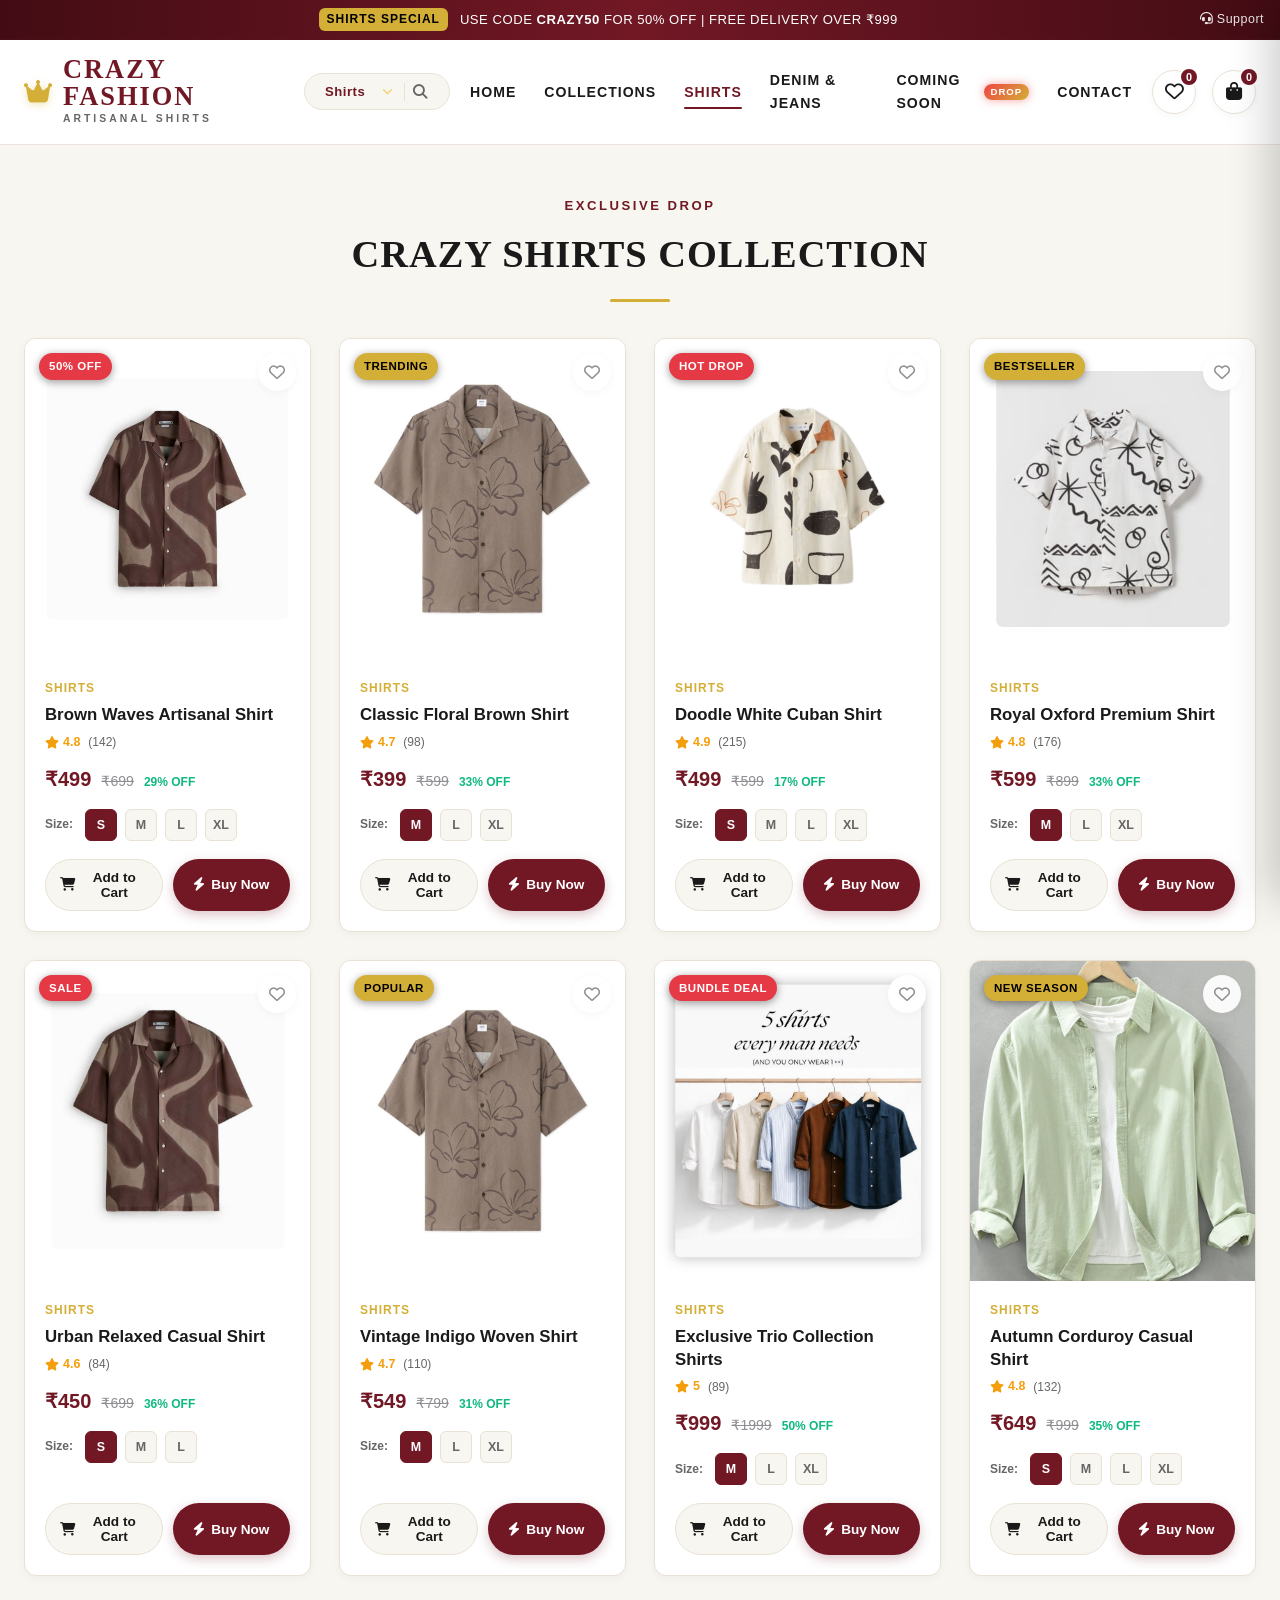
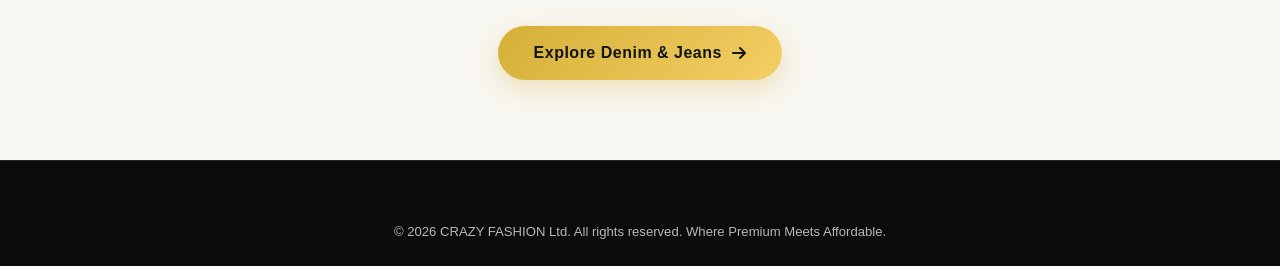
<file: categories.html>
<!DOCTYPE html>
<html lang="en">
<head>
  <meta charset="UTF-8">
  <meta name="viewport" content="width=device-width, initial-scale=1.0">
  <title>Artisanal Shirts Collection — CRAZY FASHION</title>
  <meta name="description" content="Explore artisanal printed and luxury cotton shirts from Crazy Fashion.">
  
  <!-- Google Fonts & Font Awesome Icons -->
  <link rel="preconnect" href="https://fonts.googleapis.com">
  <link rel="preconnect" href="https://fonts.gstatic.com" crossorigin>
  <!-- Font Awesome Icons (Free 6.5.1) -->
  <link rel="stylesheet" href="https://cdnjs.cloudflare.com/ajax/libs/font-awesome/6.5.1/css/all.min.css">
  <link rel="stylesheet" href="https://cdn.jsdelivr.net/npm/@fortawesome/fontawesome-free@6.5.1/css/all.min.css">
  
  <link rel="stylesheet" href="style.css">
</head>

<body>
  <!-- Top Announcement Bar -->
  <div class="top-bar">
    <div class="top-bar-marquee">
      <span class="highlight">SHIRTS SPECIAL</span>
      <span>USE CODE <strong>CRAZY50</strong> FOR 50% OFF | FREE DELIVERY OVER ₹999</span>
    </div>
    <div class="top-bar-links">
      <a href="index.html#Contact"><i class="fa-solid fa-headset"></i> Support</a>
    </div>
  </div>

  <!-- Header -->
  <header class="header-wrapper">
    <div class="sitename">
      <a href="index.html" class="brand-logo">
        <i class="fa-solid fa-crown"></i>
        <div>
          <h1>CRAZY FASHION</h1>
          <span>Artisanal Shirts</span>
        </div>
      </a>

      <!-- Search Input with Category Selector and Live Categories List -->
      <div class="search-container" id="search-container">
        <div class="search-input-wrap">
          <div class="search-category-wrapper">
            <select id="search-category-select" class="search-category-select" aria-label="Filter Search by Category">
              <option value="all">All</option>
              <option value="shirts" selected>Shirts</option>
              <option value="jeans">Jeans</option>
              <option value="tshirts">T-Shirts</option>
            </select>
            <i class="fa-solid fa-chevron-down search-cat-arrow"></i>
          </div>
          <span class="search-divider"></span>
          <i class="fa-solid fa-magnifying-glass search-icon"></i>
          <input type="search" id="search-input" placeholder="Search shirts, jeans, luxury..." autocomplete="off">
          <button class="search-clear-btn" id="search-clear-btn" aria-label="Clear Search">
            <i class="fa-solid fa-xmark"></i>
          </button>
        </div>

        <!-- Live Categories & Search Suggestions Dropdown -->
        <div class="search-dropdown" id="search-dropdown">
          <div class="search-dropdown-section">
            <div class="search-dropdown-header">
              <span><i class="fa-solid fa-layer-group"></i> Browse Categories</span>
            </div>
            <div class="search-categories-list" id="search-categories-list">
              <button type="button" class="search-cat-item" data-category="all">
                <i class="fa-solid fa-border-all"></i> All Collections <span class="cat-count" id="count-all">(12)</span>
              </button>
              <button type="button" class="search-cat-item active" data-category="shirts">
                <i class="fa-solid fa-shirt"></i> Artisanal Shirts <span class="cat-count" id="count-shirts">(7)</span>
              </button>
              <button type="button" class="search-cat-item" data-category="jeans">
                <i class="fa-solid fa-vest-patches"></i> Denim & Jeans <span class="cat-count" id="count-jeans">(3)</span>
              </button>
              <button type="button" class="search-cat-item" data-category="tshirts">
                <i class="fa-solid fa-tshirt"></i> Premium Tees <span class="cat-count" id="count-tshirts">(1)</span>
              </button>
            </div>
          </div>

          <div class="search-dropdown-section" id="search-results-section" style="display: none;">
            <div class="search-dropdown-header">
              <span><i class="fa-solid fa-magnifying-glass"></i> Live Matches</span>
              <span id="search-results-count" style="font-size: 0.72rem; color: var(--accent-light);"></span>
            </div>
            <div class="search-results-list" id="search-results-list"></div>
          </div>
        </div>
      </div>

      <!-- Navigation Links -->
      <nav class="navigation">
        <a href="index.html">HOME</a>
        <a href="index.html#Products">COLLECTIONS</a>
        <a href="categories.html" class="active">SHIRTS</a>
        <a href="Nextpage.html">DENIM & JEANS</a>
        <a href="index.html#ComingSoon" class="nav-drop-link">COMING SOON <span class="nav-pulse-badge">DROP</span></a>
        <a href="index.html#Contact">CONTACT</a>
      </nav>

      <!-- Action Buttons -->
      <div class="header-actions">
        <button class="action-btn" id="wishlist-toggle-btn" title="View Wishlist" aria-label="Wishlist">
          <i class="fa-regular fa-heart"></i>
          <span class="action-badge" id="wishlist-count-badge">0</span>
        </button>

        <button class="action-btn" id="cart-toggle-btn" title="View Cart" aria-label="Cart">
          <i class="fa-solid fa-bag-shopping"></i>
          <span class="action-badge" id="cart-count-badge">0</span>
        </button>

        <button class="action-btn mobile-nav-toggle" id="mobile-nav-toggle" aria-label="Toggle Navigation">
          <i class="fa-solid fa-bars"></i>
        </button>
      </div>
    </div>
  </header>

  <!-- Main Content -->
  <main class="main-store-section">
    <div class="section-header">
      <span class="section-subtitle">Exclusive Drop</span>
      <h2 class="section-title">CRAZY SHIRTS COLLECTION</h2>
      <div class="section-header-line"></div>
    </div>

    <!-- Products Grid Filtered for Shirts -->
    <div class="products-grid" id="products-grid">
      <!-- Rendered by script.js -->
    </div>

    <!-- Next Page Navigation Button -->
    <div style="text-align: center; margin-top: 50px;">
      <a href="Nextpage.html" class="btn-primary" style="padding: 14px 36px; font-size: 1rem;">
        Explore Denim & Jeans <i class="fa-solid fa-arrow-right"></i>
      </a>
    </div>
  </main>

  <!-- Cart Drawer Component -->
  <div class="drawer-backdrop" id="drawer-backdrop"></div>
  <aside class="cart-drawer" id="cart-drawer">
    <div class="drawer-header">
      <h3><i class="fa-solid fa-bag-shopping"></i> Your Shopping Bag</h3>
      <button class="drawer-close-btn" id="cart-close-btn" aria-label="Close Cart"><i class="fa-solid fa-xmark"></i></button>
    </div>
    <div class="drawer-body">
      <div id="cart-items-container"></div>
      <div class="cart-empty-view" id="cart-empty-view">
        <i class="fa-solid fa-cart-shopping"></i>
        <h4>Your Shopping Bag is Empty</h4>
        <button class="btn-primary" onclick="closeCartDrawer()">Start Shopping</button>
      </div>
    </div>
    <div class="drawer-footer">
      <div class="coupon-section">
        <input type="text" id="coupon-input" class="coupon-input" placeholder="PROMO CODE (CRAZY50)">
        <button class="btn-coupon" id="apply-coupon-btn">Apply</button>
      </div>
      <div class="summary-row"><span>Subtotal</span><span id="cart-subtotal">₹0</span></div>
      <div class="summary-row" id="cart-discount-row" style="display: none; color: var(--success);">
        <span>Special Discount</span><span id="cart-discount">-₹0</span>
      </div>
      <div class="summary-row"><span>Estimated Delivery</span><span id="cart-shipping">FREE</span></div>
      <div class="summary-row total-row"><span>Grand Total</span><span id="cart-total">₹0</span></div>
      <button class="btn-checkout-flow" id="checkout-drawer-btn">
        <i class="fa-solid fa-lock"></i> Proceed to Checkout
      </button>
    </div>
  </aside>

  <!-- Checkout Modal Component -->
  <div class="modal-overlay" id="checkout-modal">
    <div class="checkout-modal-card">
      <div class="modal-header">
        <h3><i class="fa-solid fa-shield-halved"></i> SECURE TRANSACTION</h3>
        <button class="modal-close-btn" id="checkout-close-btn">&times;</button>
      </div>
      <div id="checkout-form-view">
        <form id="checkout-form" class="modal-body">
          <div class="form-group-row">
            <div>
              <label class="form-label">Recipient Name *</label>
              <input type="text" id="checkout-name" class="form-control" placeholder="Full name" required>
            </div>
            <div>
              <label class="form-label">Phone Number *</label>
              <input type="tel" id="checkout-phone" class="form-control" placeholder="+91 98765 43210" required>
            </div>
          </div>
          <div class="form-group">
            <label class="form-label">Delivery Address *</label>
            <input type="text" id="checkout-address" class="form-control" placeholder="Flat, Street, Area" required>
          </div>
          <div class="form-group-row">
            <div>
              <label class="form-label">City *</label>
              <input type="text" id="checkout-city" class="form-control" value="Chennai" required>
            </div>
            <div>
              <label class="form-label">PIN Code *</label>
              <input type="text" id="checkout-pin" class="form-control" value="600001" required>
            </div>
          </div>
          <label class="form-label">Select Payment Method</label>
          <input type="hidden" id="selected-payment-method" value="card">
          <div class="payment-methods-grid">
            <div class="payment-card active" data-method="card"><i class="fa-solid fa-credit-card"></i><span>Cards</span></div>
            <div class="payment-card" data-method="upi"><i class="fa-solid fa-mobile-screen-button"></i><span>UPI / QR</span></div>
            <div class="payment-card" data-method="cod"><i class="fa-solid fa-hand-holding-dollar"></i><span>Cash On Delivery</span></div>
          </div>

          <!-- Dynamic Payment Sub-fields -->
          <div id="payment-card-fields" class="payment-subfields">
            <div class="form-group">
              <label class="form-label" for="card-number">Card Number</label>
              <input type="text" id="card-number" class="form-control" placeholder="4532 •••• •••• 8821" maxlength="19" value="4532 8920 1192 8821">
            </div>
            <div class="form-group-row" style="margin-bottom: 0;">
              <div>
                <label class="form-label" for="card-expiry">Expiry</label>
                <input type="text" id="card-expiry" class="form-control" placeholder="MM/YY" maxlength="5" value="09/28">
              </div>
              <div>
                <label class="form-label" for="card-cvv">CVV</label>
                <input type="password" id="card-cvv" class="form-control" placeholder="•••" maxlength="3" value="784">
              </div>
            </div>
          </div>

          <div id="payment-upi-fields" class="payment-subfields" style="display: none;">
            <label class="form-label" for="upi-id">UPI ID / VPA</label>
            <input type="text" id="upi-id" class="form-control" placeholder="username@okhdfcbank or 9876543210@paytm">
            <div class="upi-qr-box">
              <i class="fa-solid fa-qrcode upi-qr-icon"></i>
              <div>
                <strong style="font-size: 0.88rem; display: block;">Instant QR Verification</strong>
                <span style="font-size: 0.78rem; color: var(--text-muted);">Scan & pay with GPay, PhonePe, or Paytm</span>
              </div>
            </div>
          </div>

          <div id="payment-cod-fields" class="payment-subfields" style="display: none;">
            <div class="cod-info-box">
              <i class="fa-solid fa-circle-check"></i>
              <div>
                <strong>Cash on Delivery Available</strong>
                <p style="font-size: 0.8rem; margin: 0;">Pay exact cash upon arrival at your doorstep. Verified delivery partner.</p>
              </div>
            </div>
          </div>
          <div style="background: var(--bg-body); padding: 14px 18px; border-radius: var(--radius-sm); margin-bottom: 20px;">
            <div class="summary-row"><span>Bag Subtotal:</span> <span id="checkout-subtotal">₹0</span></div>
            <div class="summary-row total-row" style="margin-bottom: 0;"><span>Amount to Pay:</span> <span id="checkout-total">₹0</span></div>
          </div>
          <button type="submit" class="btn-checkout-flow"><i class="fa-solid fa-check"></i> Complete Transaction</button>
        </form>
      </div>

      <div class="transaction-processing-screen" id="transaction-processing">
        <div class="processing-radar"></div>
        <h3 style="font-family: 'Cinzel', serif; font-size: 1.4rem; margin-bottom: 8px;">Processing Transaction...</h3>
        <p style="color: var(--text-muted); font-size: 0.88rem;">Securing payment encryption...</p>
      </div>

      <div class="transaction-success-screen" id="transaction-success">
        <div class="success-check-badge"><i class="fa-solid fa-check"></i></div>
        <h3 style="font-family: 'Cinzel', serif; font-size: 1.6rem; color: #ffffff;">ORDER CONFIRMED!</h3>
        <p style="color: var(--text-muted); font-size: 0.9rem;">Thank you for shopping with CRAZY FASHION.</p>
        <div class="receipt-box" id="receipt-details"></div>
        <button class="btn-primary" style="width: 100%; justify-content: center;" onclick="closeCheckoutModal()">Continue Shopping</button>
      </div>
    </div>
  </div>

  <!-- Quick View Modal -->
  <div class="modal-overlay" id="quick-view-modal">
    <div id="quick-view-content"></div>
  </div>

  <!-- Wishlist Modal -->
  <div class="modal-overlay" id="wishlist-modal">
    <div class="wishlist-modal-card">
      <div class="modal-header">
        <h3><i class="fa-solid fa-heart" style="color: #e63946;"></i> My Saved Wishlist</h3>
        <button class="modal-close-btn" id="wishlist-close-btn">&times;</button>
      </div>
      <div class="wishlist-body" id="wishlist-container"></div>
    </div>
  </div>

  <!-- Toast Container -->
  <div class="toast-container" id="toast-container"></div>

  <footer style="margin-top: 80px;">
    <div class="footer-bottom" style="margin-top: 0; justify-content: center; text-align: center;">
      <p>&copy; 2026 CRAZY FASHION Ltd. All rights reserved. Where Premium Meets Affordable.</p>
    </div>
  </footer>

  <script src="script.js"></script>
  <script>
    // Set active category to shirts on load
    document.addEventListener("DOMContentLoaded", () => {
      state.selectedCategory = "shirts";
      renderProducts();
    });
  </script>
</body>
</html>
</file>
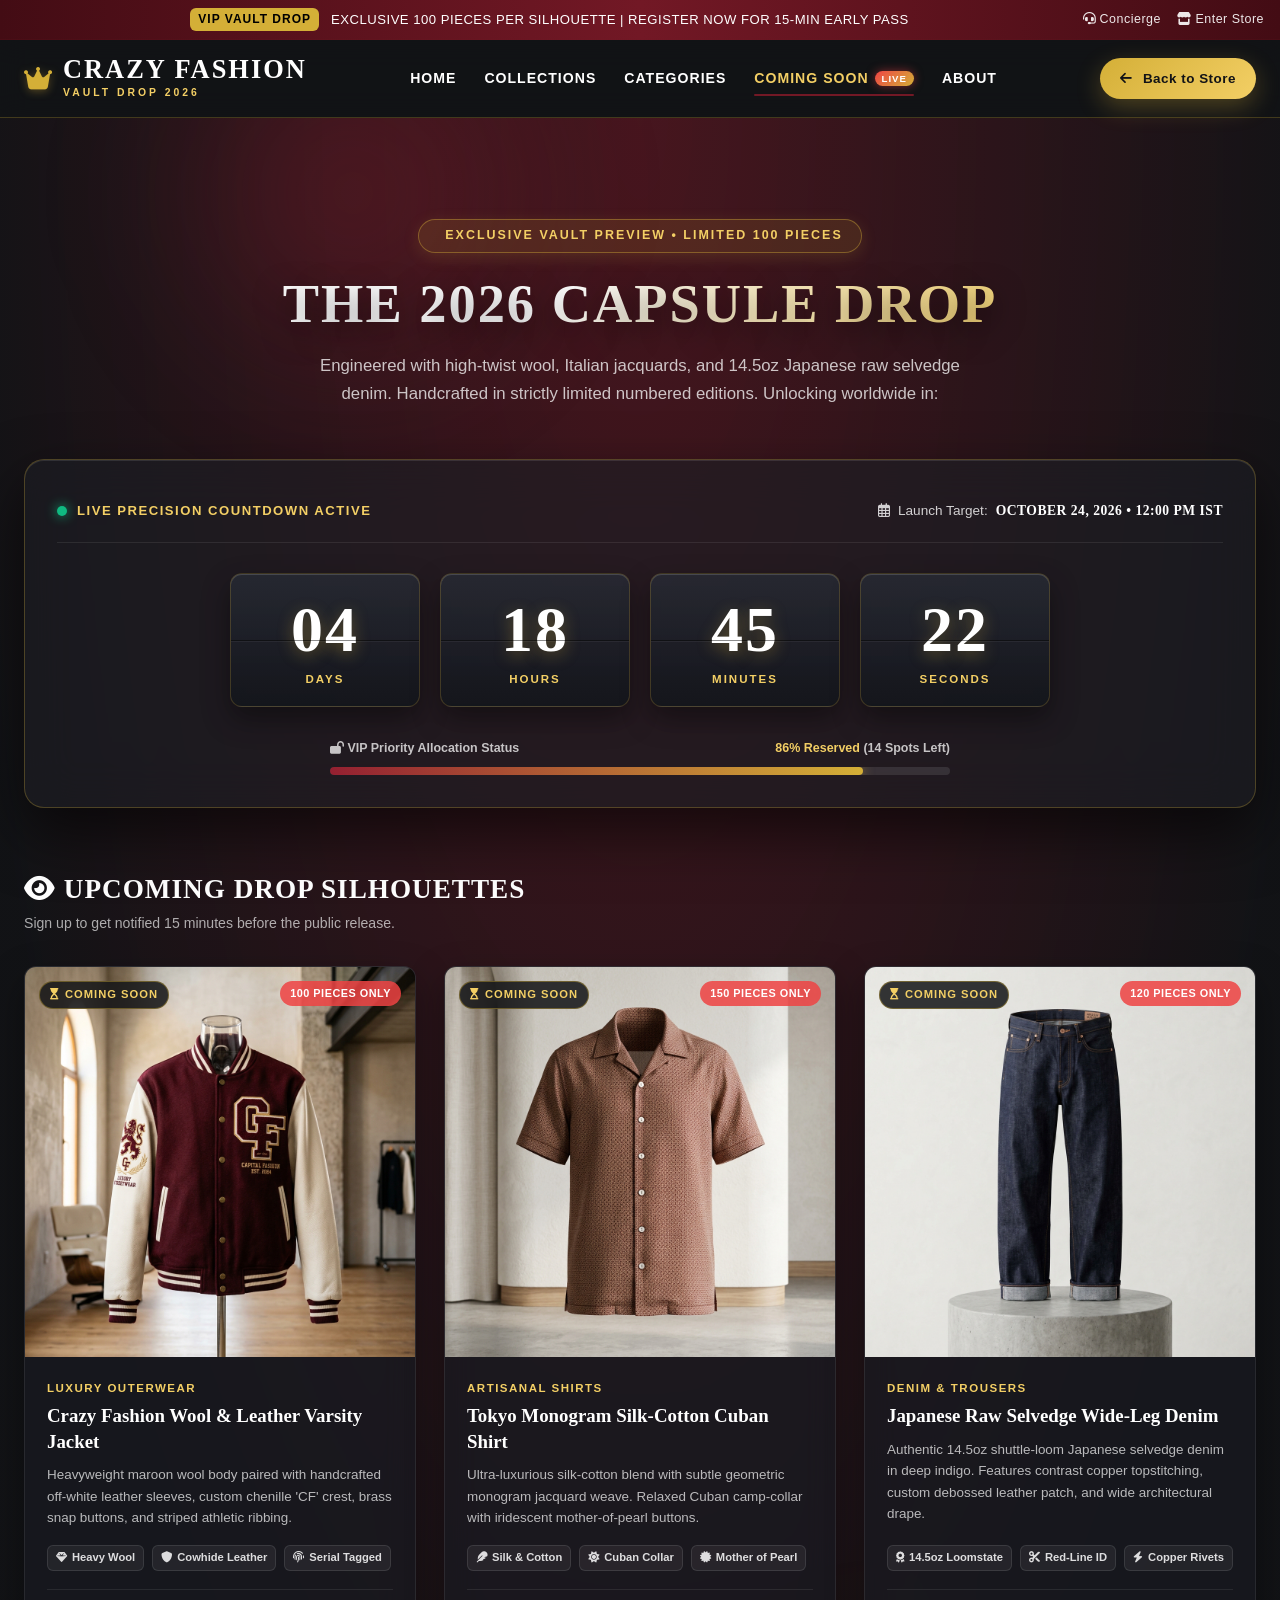
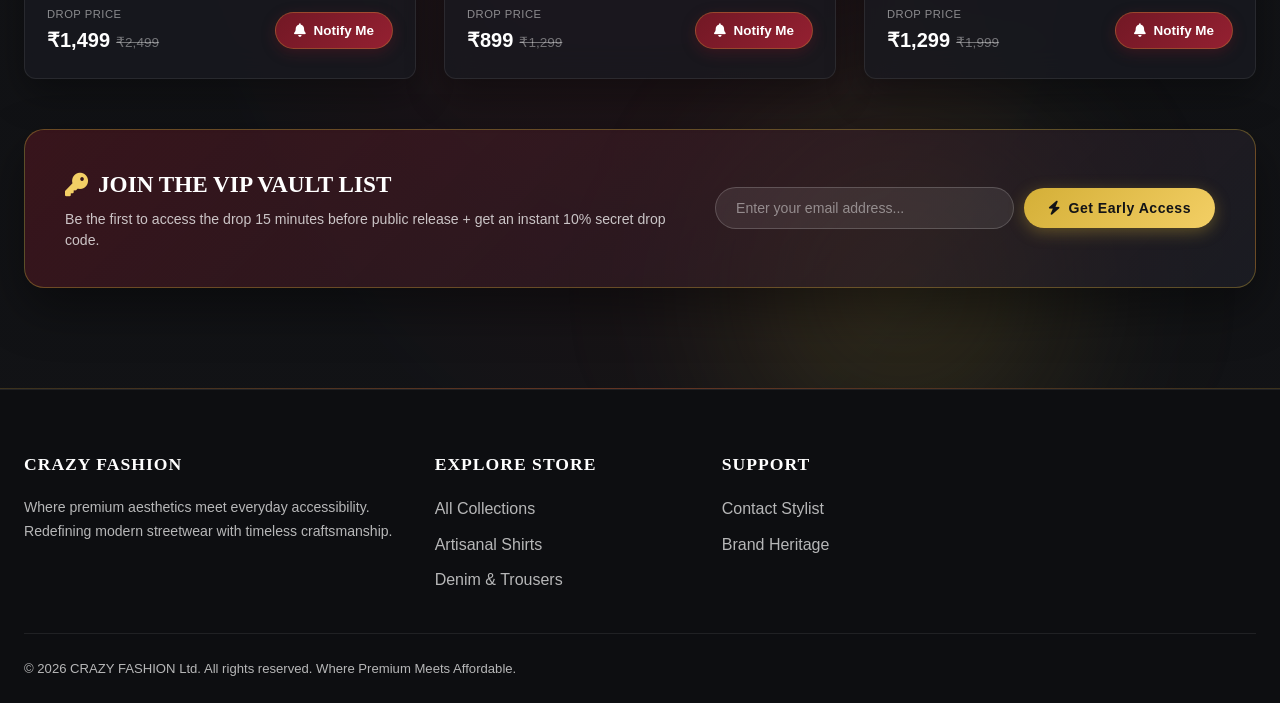
<file: coming-soon.html>
<!DOCTYPE html>
<html lang="en">
<head>
  <meta charset="UTF-8">
  <meta name="viewport" content="width=device-width, initial-scale=1.0">
  <title>Next Drop 2026: Coming Soon — CRAZY FASHION</title>
  <meta name="description" content="Exclusive VIP preview of Crazy Fashion's upcoming 2026 Streetwear Drop. Reserve your allocation before public launch.">
  
  <!-- Google Fonts & Font Awesome Icons -->
  <link rel="preconnect" href="https://fonts.googleapis.com">
  <link rel="preconnect" href="https://fonts.gstatic.com" crossorigin>
  <link rel="stylesheet" href="https://cdnjs.cloudflare.com/ajax/libs/font-awesome/6.5.1/css/all.min.css">
  
  <link rel="stylesheet" href="style.css">
</head>

<body style="background: #121316; color: #ffffff;">
  <!-- Top Announcement Bar -->
  <div class="top-bar">
    <div class="top-bar-marquee">
      <span class="highlight">VIP VAULT DROP</span>
      <span>EXCLUSIVE 100 PIECES PER SILHOUETTE | REGISTER NOW FOR 15-MIN EARLY PASS</span>
    </div>
    <div class="top-bar-links">
      <a href="index.html#Contact"><i class="fa-solid fa-headset"></i> Concierge</a>
      <a href="index.html"><i class="fa-solid fa-store"></i> Enter Store</a>
    </div>
  </div>

  <!-- Main Navigation Header -->
  <header class="header-wrapper" style="background: rgba(18, 19, 22, 0.95); border-bottom: 1px solid rgba(212, 175, 55, 0.25);">
    <div class="sitename">
      <a href="index.html" class="brand-logo">
        <i class="fa-solid fa-crown" style="color: var(--accent);"></i>
        <div>
          <h1 style="color: #ffffff;">CRAZY FASHION</h1>
          <span style="color: var(--accent-light);">Vault Drop 2026</span>
        </div>
      </a>

      <!-- Navigation Links -->
      <nav class="navigation">
        <a href="index.html" style="color: #ffffff;">HOME</a>
        <a href="index.html#Products" style="color: #ffffff;">COLLECTIONS</a>
        <a href="categories.html" style="color: #ffffff;">CATEGORIES</a>
        <a href="#ComingSoon" class="nav-drop-link active" style="color: var(--accent-light);">COMING SOON <span class="nav-pulse-badge">LIVE</span></a>
        <a href="index.html#About" style="color: #ffffff;">ABOUT</a>
      </nav>

      <div class="header-actions">
        <a href="index.html#Products" class="btn-primary" style="padding: 10px 20px; font-size: 0.84rem;">
          <i class="fa-solid fa-arrow-left"></i> Back to Store
        </a>
      </div>
    </div>
  </header>

  <main>
    <!-- Master Coming Soon Section -->
    <section class="coming-soon-section" id="ComingSoon" style="border-top: none; min-height: 85vh;">
      <div class="cs-ambient-glow-1"></div>
      <div class="cs-ambient-glow-2"></div>

      <div class="coming-soon-container">
        <!-- Section Header -->
        <div class="cs-header">
          <div class="cs-badge-pill">
            <i class="fa-solid fa-sparkles"></i> EXCLUSIVE VAULT PREVIEW • LIMITED 100 PIECES
          </div>
          <h2 class="cs-title">THE 2026 CAPSULE DROP</h2>
          <p class="cs-subtitle">
            Engineered with high-twist wool, Italian jacquards, and 14.5oz Japanese raw selvedge denim. Handcrafted in strictly limited numbered editions. Unlocking worldwide in:
          </p>
        </div>

        <!-- Master Countdown Display Board -->
        <div class="cs-countdown-board">
          <div class="cs-countdown-status-bar">
            <div class="cs-live-beacon">
              <span class="cs-pulse-dot"></span>
              <span>LIVE PRECISION COUNTDOWN ACTIVE</span>
            </div>
            <div class="cs-launch-date-tag">
              <i class="fa-regular fa-calendar-days"></i> Launch Target: <strong id="cs-target-date-display">OCTOBER 24, 2026 • 12:00 PM IST</strong>
            </div>
          </div>

          <!-- 4 Countdown Cards Grid -->
          <div class="countdown-grid" id="main-countdown-clock">
            <div class="countdown-box">
              <span class="countdown-num" id="timer-days">04</span>
              <span class="countdown-label">Days</span>
            </div>
            <div class="countdown-box">
              <span class="countdown-num" id="timer-hours">18</span>
              <span class="countdown-label">Hours</span>
            </div>
            <div class="countdown-box">
              <span class="countdown-num" id="timer-minutes">45</span>
              <span class="countdown-label">Minutes</span>
            </div>
            <div class="countdown-box">
              <span class="countdown-num" id="timer-seconds">30</span>
              <span class="countdown-label">Seconds</span>
            </div>
          </div>

          <!-- Vault Allocation Progress -->
          <div class="cs-allocation-wrap">
            <div class="cs-allocation-header">
              <span><i class="fa-solid fa-lock-open"></i> VIP Priority Allocation Status</span>
              <span><strong style="color: var(--accent-light);">86% Reserved</strong> (14 Spots Left)</span>
            </div>
            <div class="cs-allocation-bar">
              <div class="cs-allocation-fill"></div>
            </div>
          </div>
        </div>

        <!-- Upcoming Drop Products Teasers -->
        <div class="cs-products-section">
          <div class="cs-products-title-bar">
            <div>
              <h3><i class="fa-solid fa-eye"></i> UPCOMING DROP SILHOUETTES</h3>
              <p>Sign up to get notified 15 minutes before the public release.</p>
            </div>
          </div>

          <div class="drop-grid">
            <!-- Drop Item 1: Luxury Varsity Jacket -->
            <article class="drop-card">
              <div class="drop-img-box">
                <img src="assets/files/drop-jacket.jpeg" alt="Crazy Fashion Luxury Streetwear Varsity Jacket" loading="lazy">
                <span class="drop-badge-soon"><i class="fa-solid fa-hourglass-start"></i> COMING SOON</span>
                <span class="drop-limited-badge">100 PIECES ONLY</span>
              </div>
              <div class="drop-card-body">
                <span class="drop-card-category">Luxury Outerwear</span>
                <h4 class="drop-card-title">Crazy Fashion Wool & Leather Varsity Jacket</h4>
                <p class="drop-card-desc">
                  Heavyweight maroon wool body paired with handcrafted off-white leather sleeves, custom chenille 'CF' crest, brass snap buttons, and striped athletic ribbing.
                </p>
                <div class="drop-specs-list">
                  <span class="drop-spec-chip"><i class="fa-solid fa-gem"></i> Heavy Wool</span>
                  <span class="drop-spec-chip"><i class="fa-solid fa-shield"></i> Cowhide Leather</span>
                  <span class="drop-spec-chip"><i class="fa-solid fa-fingerprint"></i> Serial Tagged</span>
                </div>
                <div class="drop-card-footer">
                  <div class="drop-price-box">
                    <span class="drop-price-tag">Drop Price</span>
                    <div class="drop-price">₹1,499 <span class="drop-mrp">₹2,499</span></div>
                  </div>
                  <button class="btn-drop-notify" data-drop-item="CF Wool & Leather Varsity Jacket" data-drop-price="₹1,499" onclick="openDropModal('CF Wool & Leather Varsity Jacket', '₹1,499')">
                    <i class="fa-solid fa-bell"></i> Notify Me
                  </button>
                </div>
              </div>
            </article>

            <!-- Drop Item 2: Tokyo Monogram Resort Shirt -->
            <article class="drop-card">
              <div class="drop-img-box">
                <img src="assets/files/drop-shirt.jpeg" alt="Tokyo Monogram Silk-Cotton Resort Shirt" loading="lazy">
                <span class="drop-badge-soon"><i class="fa-solid fa-hourglass-start"></i> COMING SOON</span>
                <span class="drop-limited-badge">150 PIECES ONLY</span>
              </div>
              <div class="drop-card-body">
                <span class="drop-card-category">Artisanal Shirts</span>
                <h4 class="drop-card-title">Tokyo Monogram Silk-Cotton Cuban Shirt</h4>
                <p class="drop-card-desc">
                  Ultra-luxurious silk-cotton blend with subtle geometric monogram jacquard weave. Relaxed Cuban camp-collar with iridescent mother-of-pearl buttons.
                </p>
                <div class="drop-specs-list">
                  <span class="drop-spec-chip"><i class="fa-solid fa-feather"></i> Silk & Cotton</span>
                  <span class="drop-spec-chip"><i class="fa-solid fa-sun"></i> Cuban Collar</span>
                  <span class="drop-spec-chip"><i class="fa-solid fa-certificate"></i> Mother of Pearl</span>
                </div>
                <div class="drop-card-footer">
                  <div class="drop-price-box">
                    <span class="drop-price-tag">Drop Price</span>
                    <div class="drop-price">₹899 <span class="drop-mrp">₹1,299</span></div>
                  </div>
                  <button class="btn-drop-notify" data-drop-item="Tokyo Monogram Silk-Cotton Shirt" data-drop-price="₹899" onclick="openDropModal('Tokyo Monogram Silk-Cotton Shirt', '₹899')">
                    <i class="fa-solid fa-bell"></i> Notify Me
                  </button>
                </div>
              </div>
            </article>

            <!-- Drop Item 3: Japanese Raw Selvedge Denim -->
            <article class="drop-card">
              <div class="drop-img-box">
                <img src="assets/files/drop-denim.jpeg" alt="Japanese Raw Selvedge Wide-Leg Denim" loading="lazy">
                <span class="drop-badge-soon"><i class="fa-solid fa-hourglass-start"></i> COMING SOON</span>
                <span class="drop-limited-badge">120 PIECES ONLY</span>
              </div>
              <div class="drop-card-body">
                <span class="drop-card-category">Denim & Trousers</span>
                <h4 class="drop-card-title">Japanese Raw Selvedge Wide-Leg Denim</h4>
                <p class="drop-card-desc">
                  Authentic 14.5oz shuttle-loom Japanese selvedge denim in deep indigo. Features contrast copper topstitching, custom debossed leather patch, and wide architectural drape.
                </p>
                <div class="drop-specs-list">
                  <span class="drop-spec-chip"><i class="fa-solid fa-award"></i> 14.5oz Loomstate</span>
                  <span class="drop-spec-chip"><i class="fa-solid fa-scissors"></i> Red-Line ID</span>
                  <span class="drop-spec-chip"><i class="fa-solid fa-bolt"></i> Copper Rivets</span>
                </div>
                <div class="drop-card-footer">
                  <div class="drop-price-box">
                    <span class="drop-price-tag">Drop Price</span>
                    <div class="drop-price">₹1,299 <span class="drop-mrp">₹1,999</span></div>
                  </div>
                  <button class="btn-drop-notify" data-drop-item="Japanese Raw Selvedge Wide Denim" data-drop-price="₹1,299" onclick="openDropModal('Japanese Raw Selvedge Wide Denim', '₹1,299')">
                    <i class="fa-solid fa-bell"></i> Notify Me
                  </button>
                </div>
              </div>
            </article>
          </div>

          <!-- VIP Drop Quick-Register Banner -->
          <div class="cs-waitlist-banner">
            <div class="cs-waitlist-text">
              <h4><i class="fa-solid fa-key" style="color: var(--accent-light);"></i> JOIN THE VIP VAULT LIST</h4>
              <p>Be the first to access the drop 15 minutes before public release + get an instant 10% secret drop code.</p>
            </div>
            <form class="cs-waitlist-form" id="cs-quick-waitlist-form" onsubmit="handleQuickWaitlist(event)">
              <input type="email" class="cs-waitlist-input" id="quick-waitlist-email" placeholder="Enter your email address..." required>
              <button type="submit" class="btn-join-drop">
                <i class="fa-solid fa-bolt"></i> Get Early Access
              </button>
            </form>
          </div>
        </div>
      </div>
    </section>
  </main>

  <!-- Footer -->
  <footer style="background: #0d0e11; border-top: 1px solid rgba(255, 255, 255, 0.08);">
    <div class="footer-container">
      <div class="footer-col">
        <h4>CRAZY FASHION</h4>
        <p style="font-size: 0.88rem; line-height: 1.7; margin-bottom: 16px;">
          Where premium aesthetics meet everyday accessibility. Redefining modern streetwear with timeless craftsmanship.
        </p>
      </div>
      <div class="footer-col">
        <h4>EXPLORE STORE</h4>
        <ul>
          <li><a href="index.html#Products">All Collections</a></li>
          <li><a href="categories.html">Artisanal Shirts</a></li>
          <li><a href="Nextpage.html">Denim & Trousers</a></li>
        </ul>
      </div>
      <div class="footer-col">
        <h4>SUPPORT</h4>
        <ul>
          <li><a href="index.html#Contact">Contact Stylist</a></li>
          <li><a href="index.html#About">Brand Heritage</a></li>
        </ul>
      </div>
    </div>
    <div class="footer-bottom">
      <p>&copy; 2026 CRAZY FASHION Ltd. All rights reserved. Where Premium Meets Affordable.</p>
    </div>
  </footer>

  <!-- VIP DROP WAITLIST MODAL -->
  <div class="drop-modal-overlay" id="drop-modal">
    <div class="drop-modal-card">
      <div class="drop-modal-header">
        <h3><i class="fa-solid fa-key" style="color: var(--accent-light);"></i> VIP DROP PRE-REGISTRATION</h3>
        <button class="drop-modal-close-btn" id="drop-modal-close-btn" onclick="closeDropModal()" aria-label="Close Drop Modal">&times;</button>
      </div>
      <div class="drop-modal-body">
        <div class="drop-target-item-preview">
          <div class="drop-target-icon"><i class="fa-solid fa-gift"></i></div>
          <div class="drop-target-info">
            <h5 id="drop-modal-item-title">CF Wool & Leather Varsity Jacket</h5>
            <span id="drop-modal-item-price">Drop Price: ₹1,499 • Vault Launch Oct 24</span>
          </div>
        </div>

        <form id="drop-waitlist-form" onsubmit="handleDropWaitlistSubmit(event)">
          <div class="drop-form-group">
            <label class="drop-form-label" for="drop-input-name">Your Full Name</label>
            <input type="text" id="drop-input-name" class="drop-form-control" placeholder="e.g. Rahul Verma" required>
          </div>
          <div class="drop-form-group">
            <label class="drop-form-label" for="drop-input-email">Email Address (for 15-Min Early Link)</label>
            <input type="email" id="drop-input-email" class="drop-form-control" placeholder="name@example.com" required>
          </div>
          <div class="drop-form-group">
            <label class="drop-form-label" for="drop-input-phone">WhatsApp / Mobile Number (Optional SMS Ping)</label>
            <input type="tel" id="drop-input-phone" class="drop-form-control" placeholder="+91 98765 43210">
          </div>

          <div class="drop-perks-box">
            <i class="fa-solid fa-certificate"></i>
            <span>Includes <strong>SECRET10</strong> promo code for 10% off at drop launch!</span>
          </div>

          <button type="submit" class="btn-drop-submit">
            <i class="fa-solid fa-check"></i> Secure My VIP Early Spot
          </button>
        </form>
      </div>
    </div>
  </div>

  <!-- Floating Toast Notifications -->
  <div class="toast-container" id="toast-container"></div>

  <!-- Core JavaScript -->
  <script src="script.js"></script>
</body>
</html>
</file>
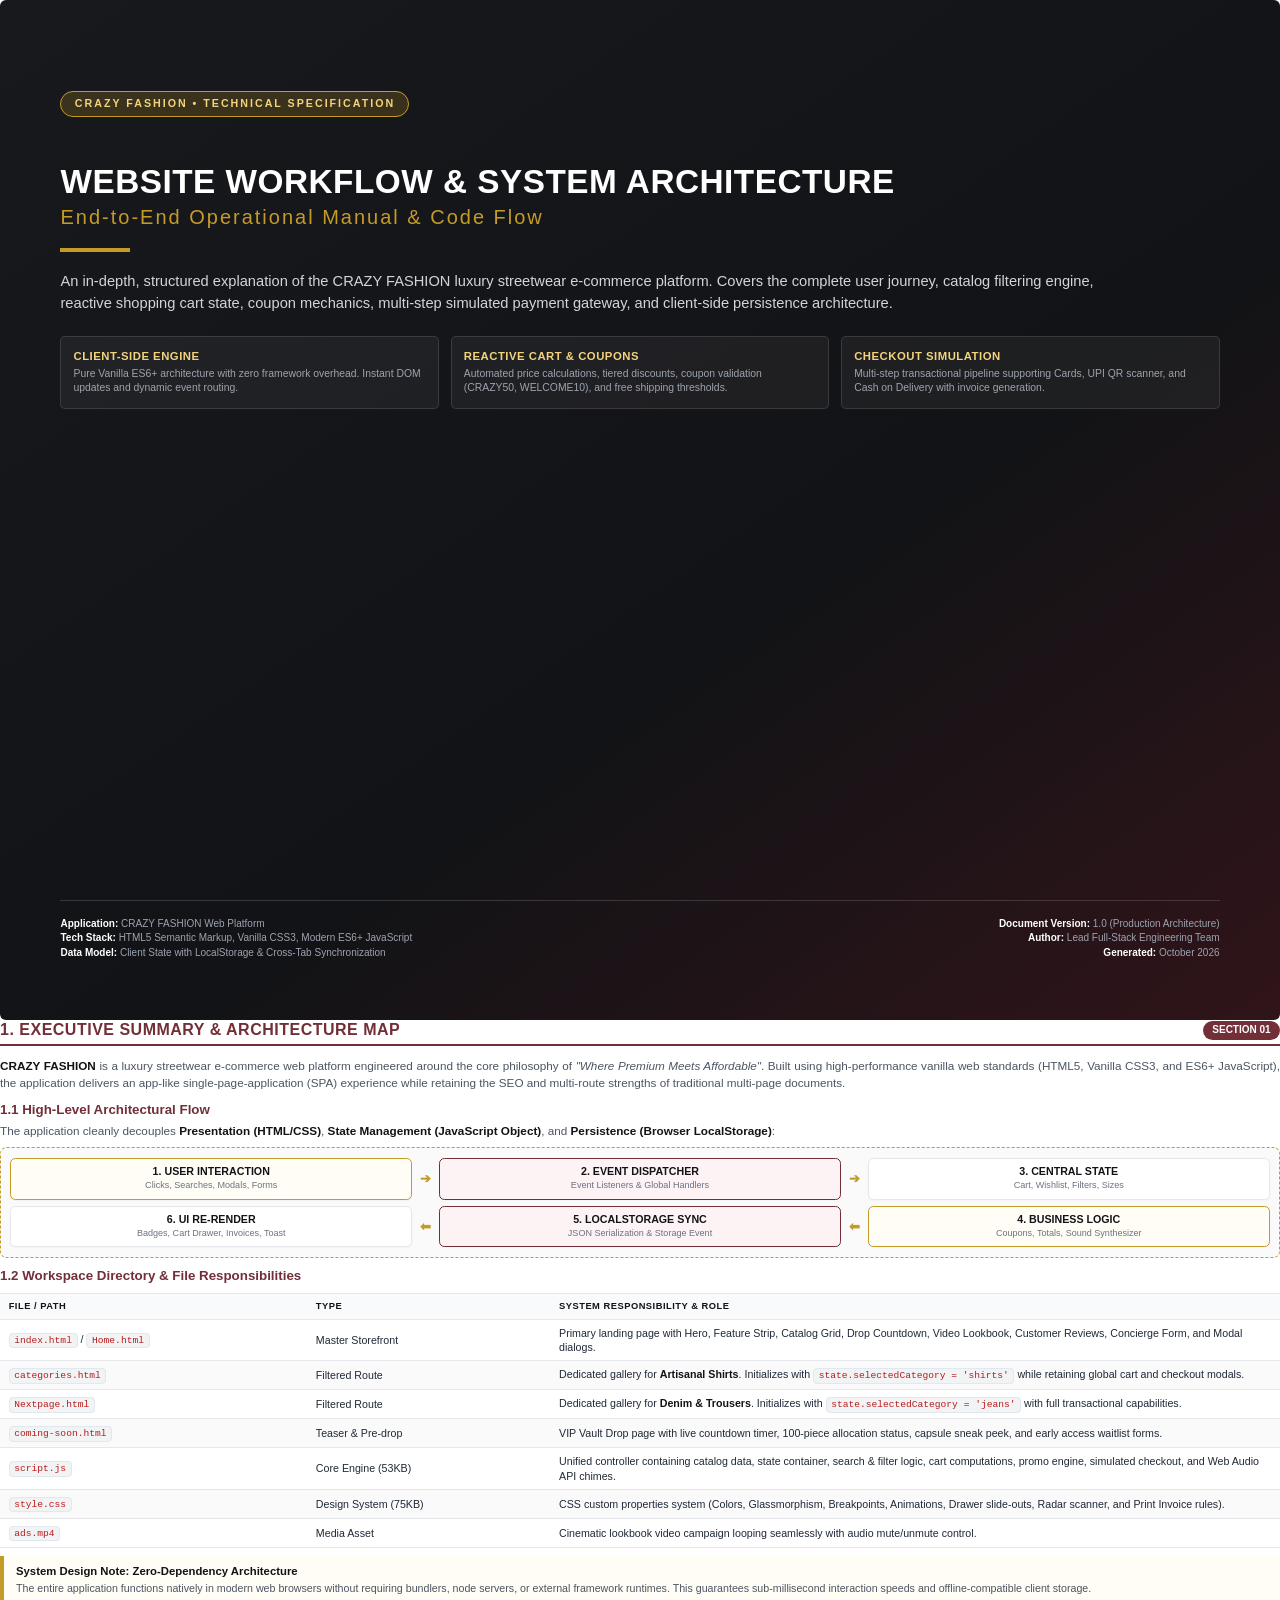
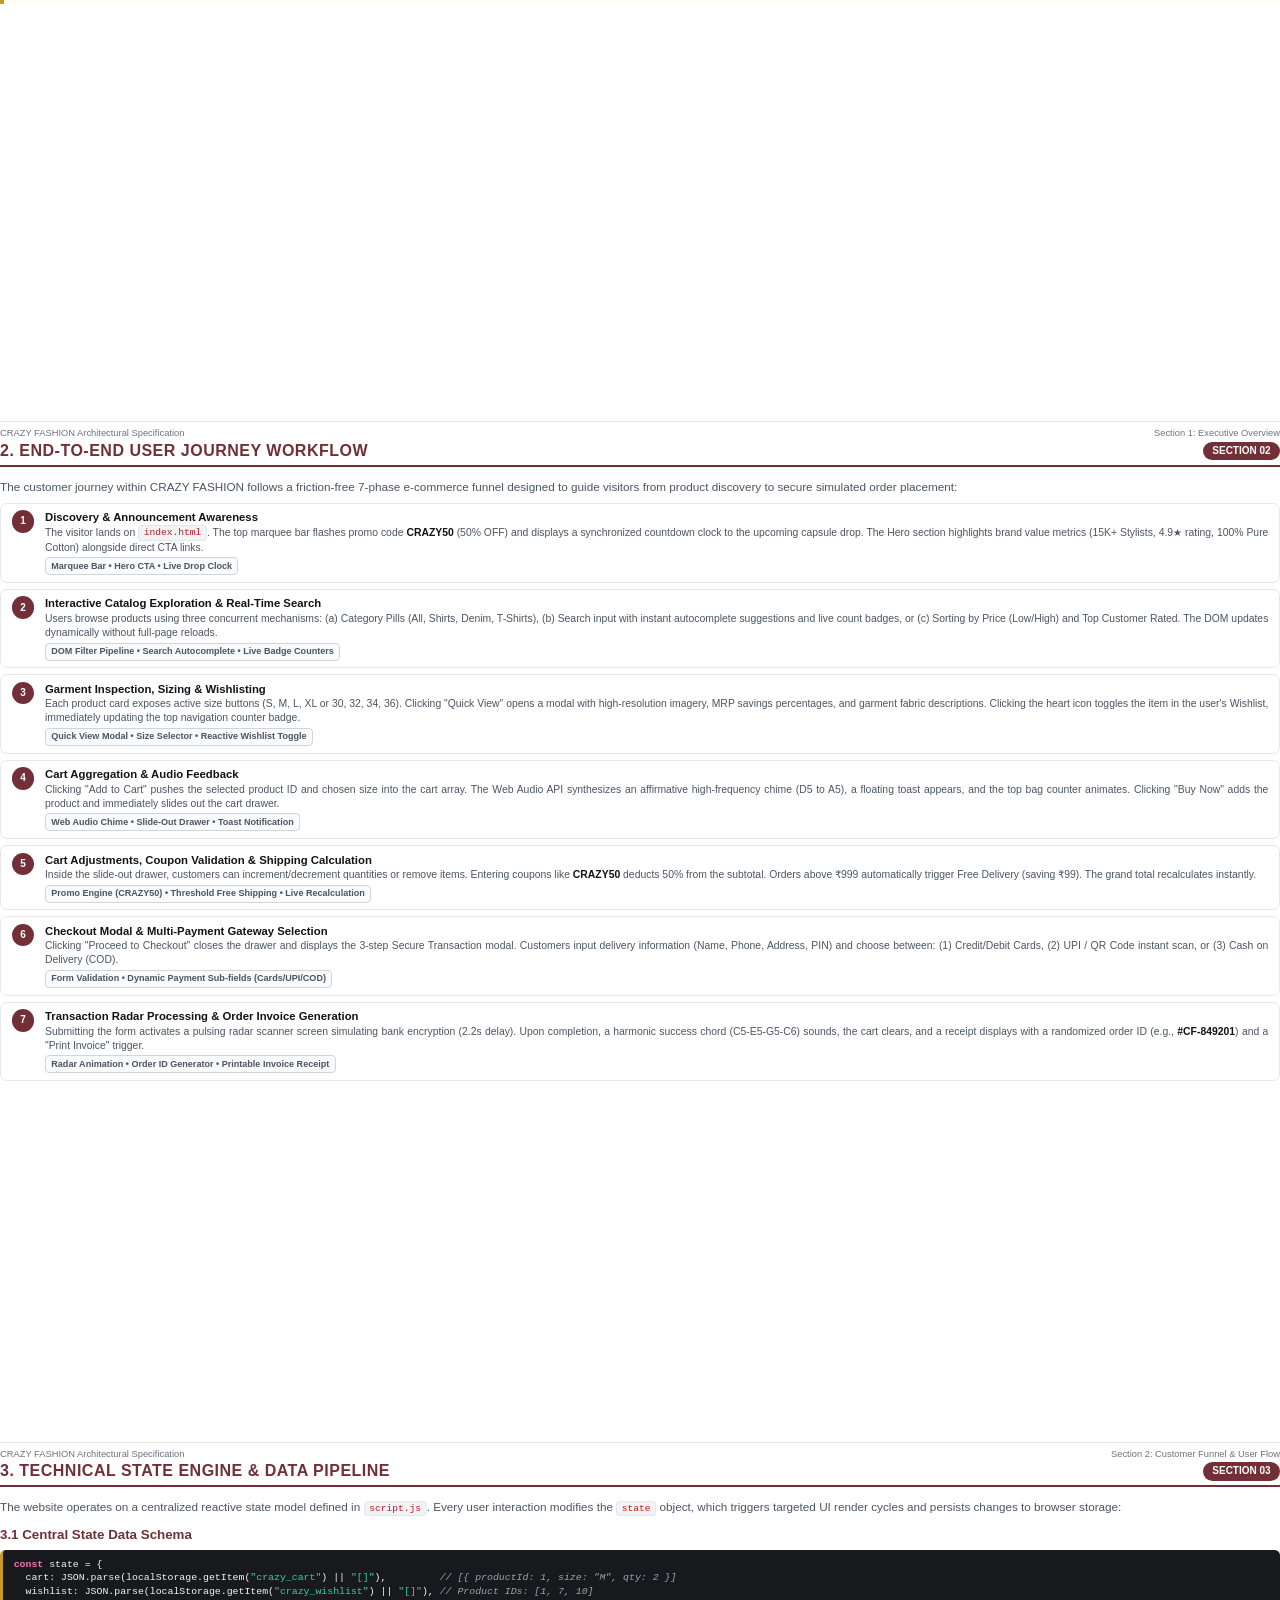
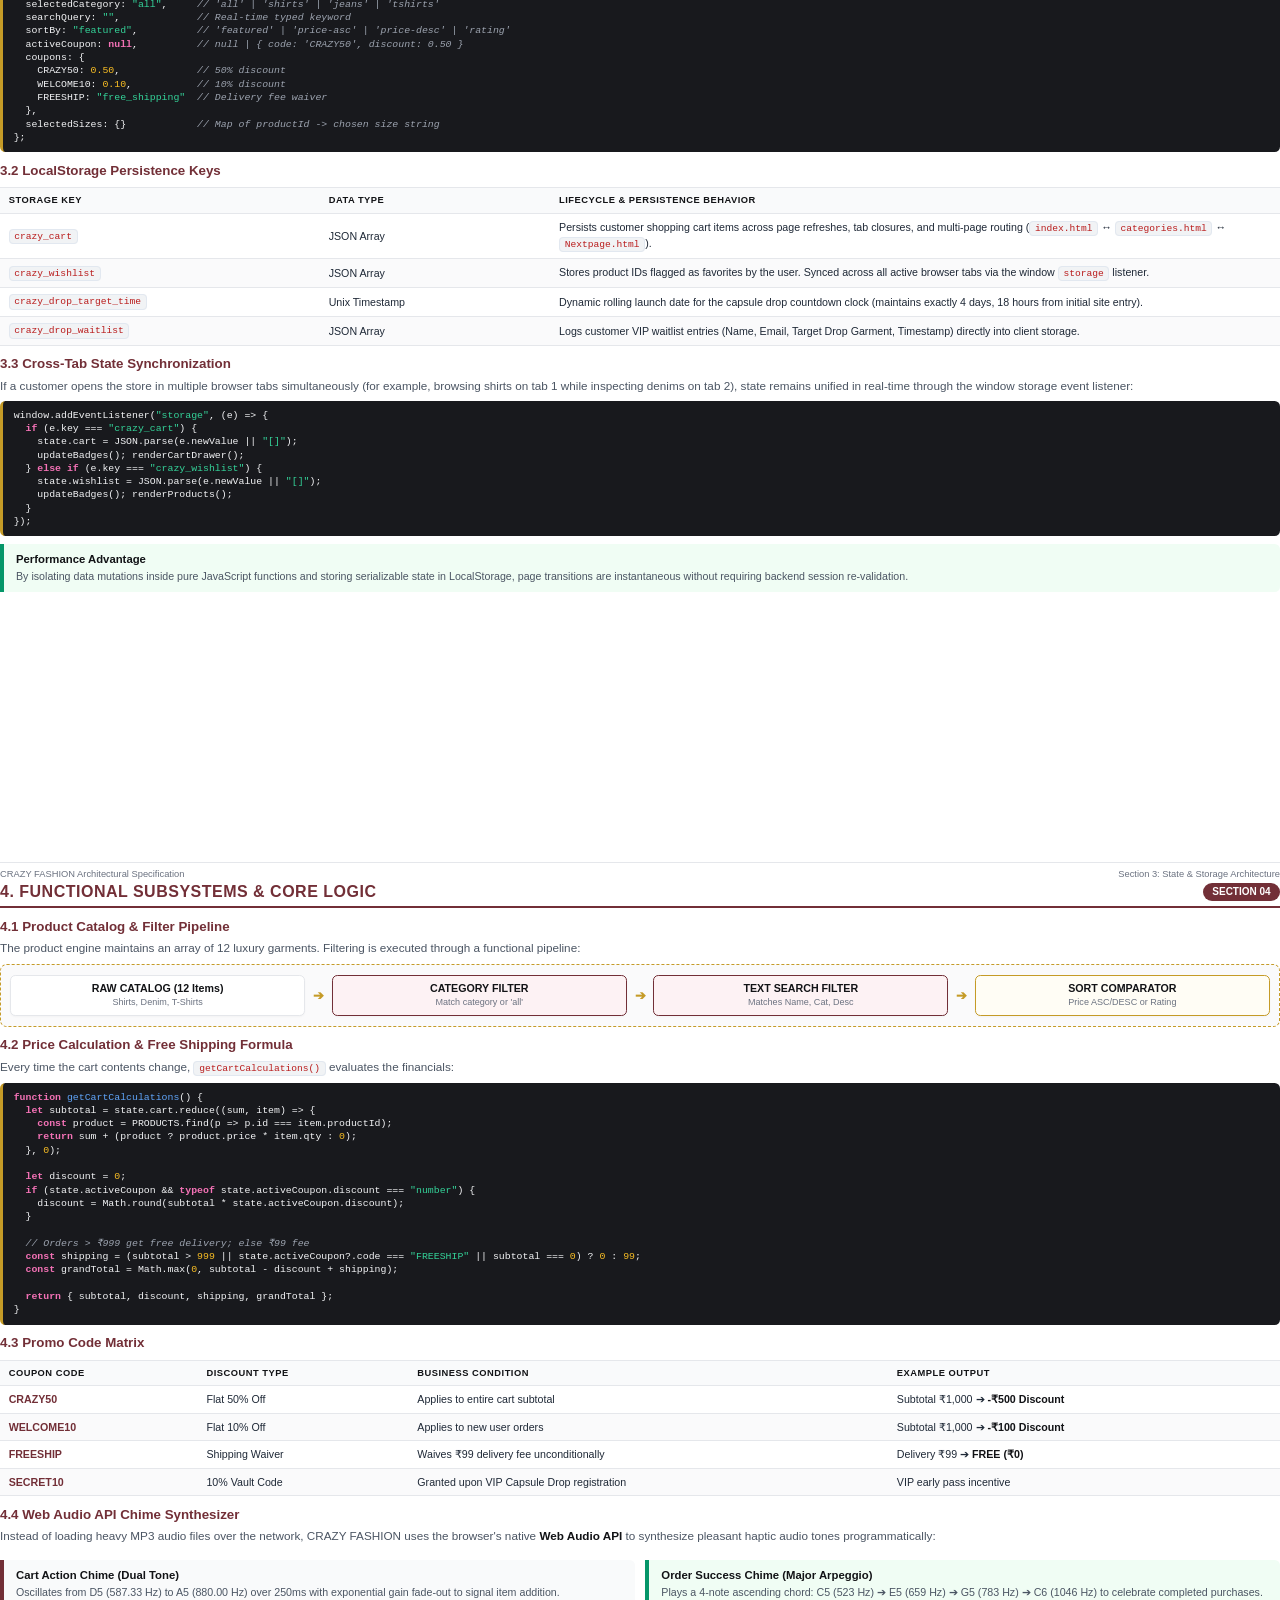
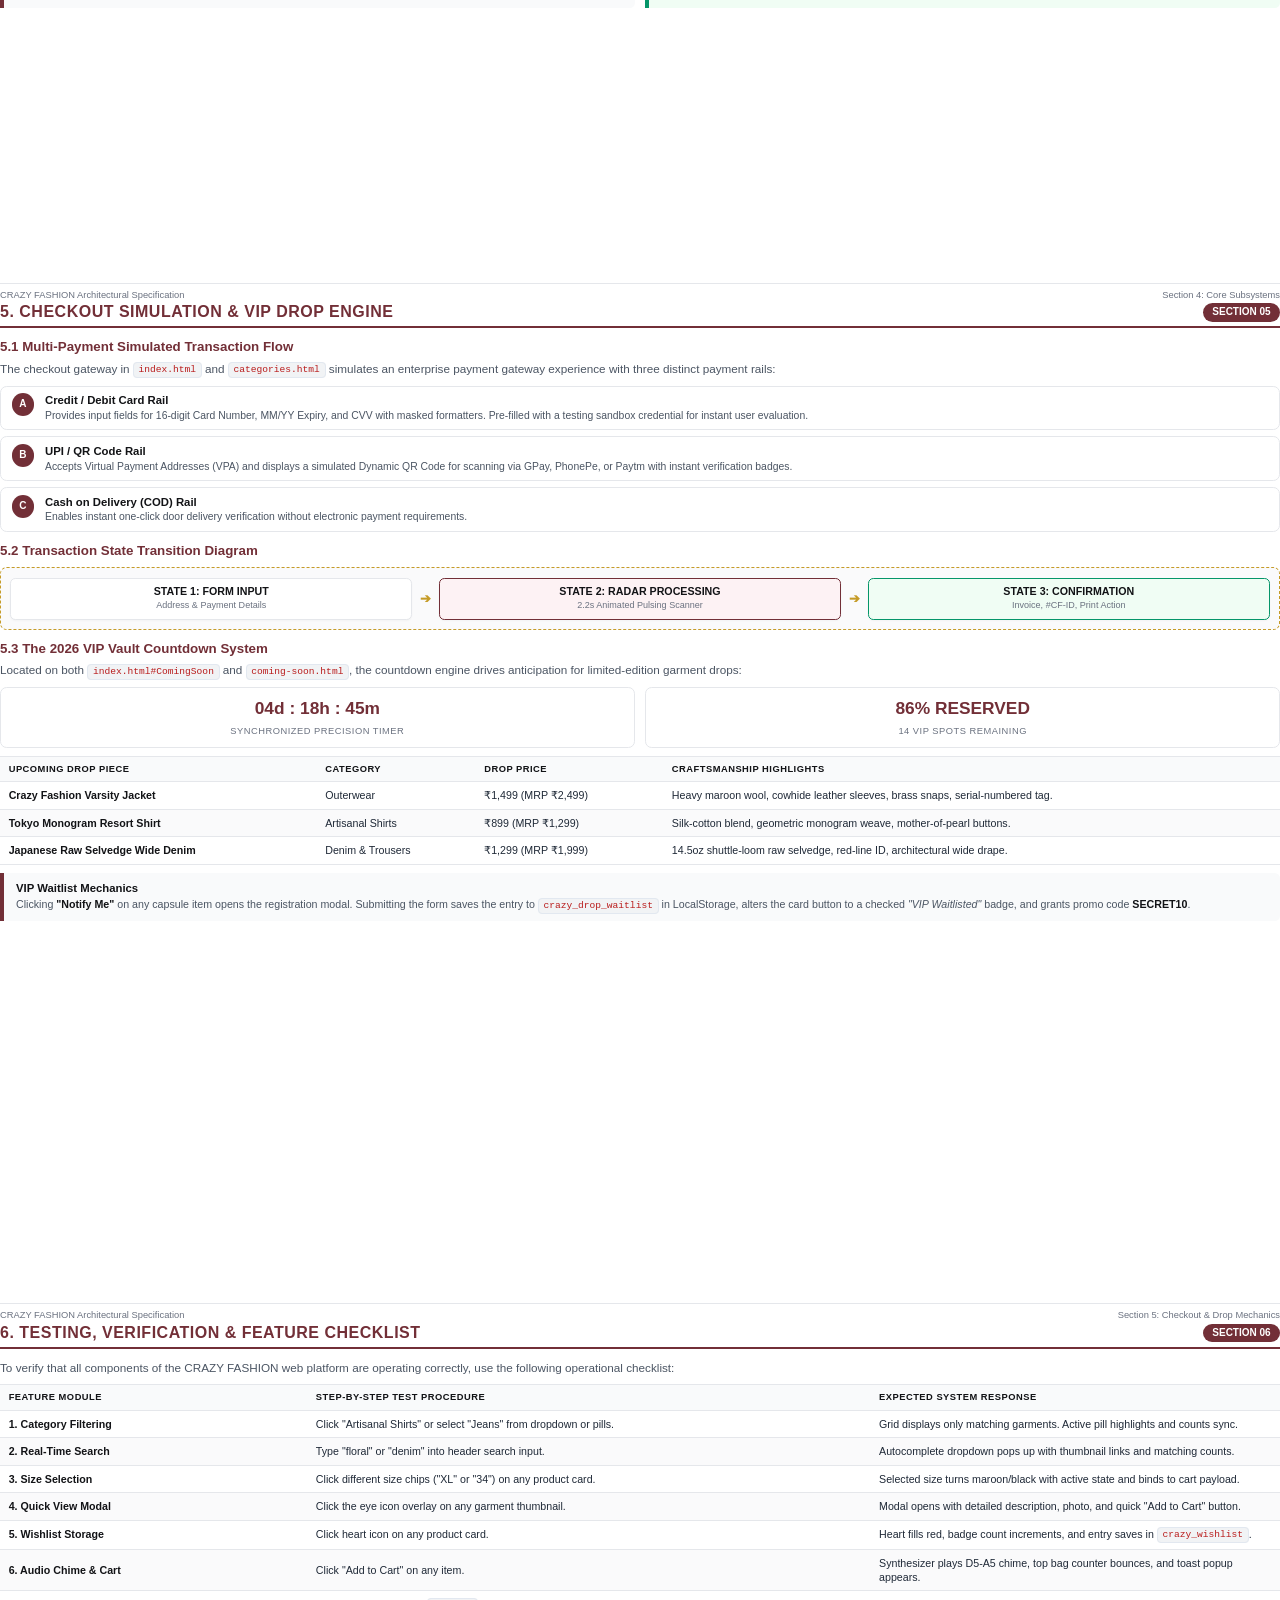
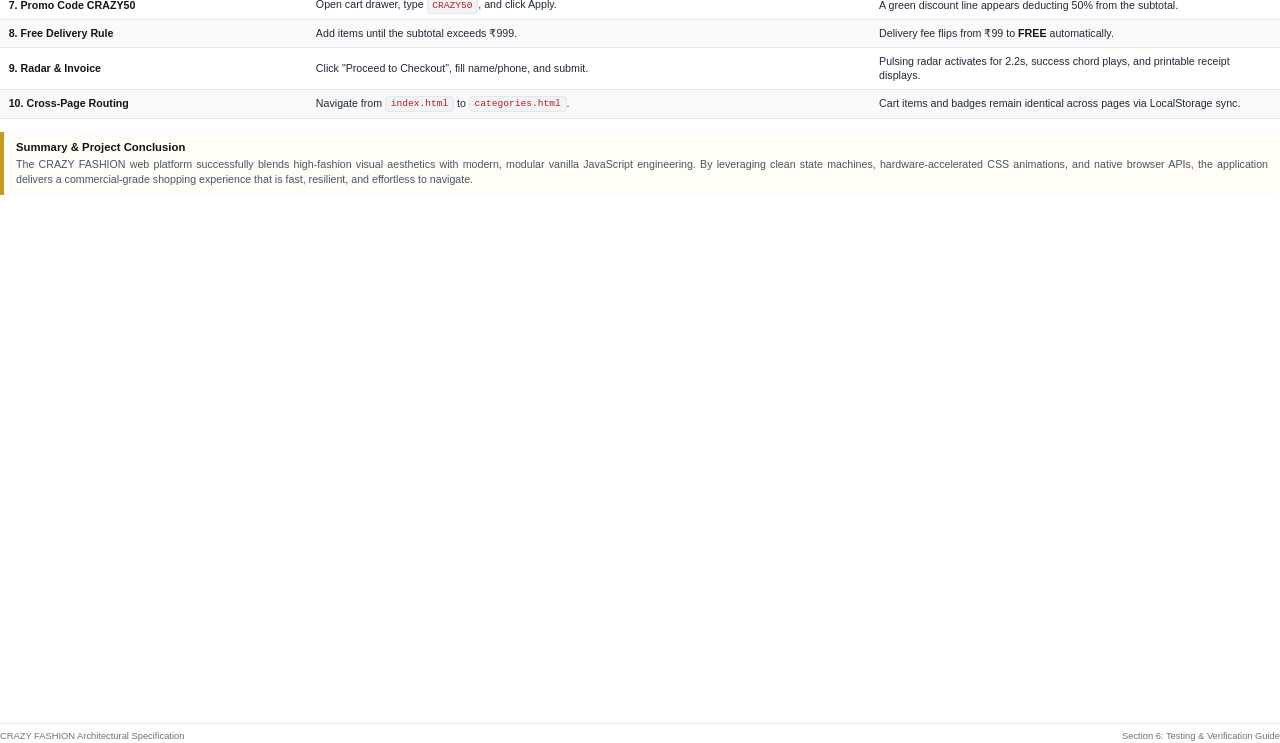
<file: Crazy_Fashion_Site_Workflow_Explanation.html>
<!DOCTYPE html>
<html lang="en">
<head>
  <meta charset="UTF-8">
  <title>CRAZY FASHION — Website Workflow & Technical Architecture Documentation</title>
  <style>
    /* ==========================================================================
       PRINT & PAGE SETUP (A4 Exact Paging)
       ========================================================================== */
    @page {
      size: A4 portrait;
      margin: 12mm 13mm 12mm 13mm;
      @bottom-right {
        content: "Page " counter(page) " of " counter(pages);
        font-size: 7.5pt;
        color: #71717a;
        font-family: -apple-system, BlinkMacSystemFont, "Segoe UI", Roboto, sans-serif;
      }
    }

    * {
      box-sizing: border-box;
      margin: 0;
      padding: 0;
      -webkit-print-color-adjust: exact !important;
      print-color-adjust: exact !important;
    }

    body {
      font-family: -apple-system, BlinkMacSystemFont, "Segoe UI", Roboto, Helvetica, Arial, sans-serif;
      color: #1f2937;
      background: #ffffff;
      line-height: 1.45;
      font-size: 8.8pt;
    }

    /* Page Breaks */
    .page {
      page-break-after: always;
      break-after: page;
      height: 270mm;
      max-height: 270mm;
      display: flex;
      flex-direction: column;
      justify-content: space-between;
      overflow: hidden;
    }

    .page-content {
      flex: 1;
    }

    /* ==========================================================================
       TYPOGRAPHY & PALETTE TOKENS
       ========================================================================== */
    :root {
      --brand-primary: #722F37;       /* Royal Wine / Maroon */
      --brand-primary-dark: #4e1d24;
      --brand-gold: #c59b27;          /* Luxury Gold */
      --brand-gold-light: #fef9e7;
      --brand-dark: #121316;          /* Deep Carbon */
      --surface-light: #f9fafb;
      --surface-card: #ffffff;
      --border-color: #e5e7eb;
      --border-dark: #d1d5db;
      --text-main: #1f2937;
      --text-muted: #4b5563;
      --text-light: #6b7280;
      --accent-green: #059669;
      --accent-blue: #2563eb;
    }

    h1, h2, h3, h4, h5 {
      color: var(--brand-dark);
      font-weight: 700;
      line-height: 1.25;
    }

    h1 { font-size: 20pt; }
    h2 { font-size: 13pt; margin-bottom: 6pt; border-bottom: 2px solid var(--brand-gold); padding-bottom: 3pt; }
    h3 { font-size: 10pt; margin-top: 8pt; margin-bottom: 3pt; color: var(--brand-primary); }
    h4 { font-size: 9pt; margin-top: 5pt; margin-bottom: 2pt; }

    p {
      margin-bottom: 5pt;
      color: var(--text-muted);
      text-align: justify;
    }

    strong {
      color: var(--brand-dark);
    }

    /* ==========================================================================
       COVER PAGE
       ========================================================================== */
    .cover-container {
      height: 270mm;
      max-height: 270mm;
      display: flex;
      flex-direction: column;
      justify-content: space-between;
      padding: 24mm 16mm 16mm 16mm;
      background: linear-gradient(145deg, #18191d 0%, #121316 60%, #301419 100%);
      color: #ffffff;
      border-radius: 6px;
    }

    .cover-badge {
      display: inline-block;
      align-self: flex-start;
      background: rgba(197, 155, 39, 0.2);
      border: 1px solid var(--brand-gold);
      color: #f3d47c;
      font-size: 8pt;
      font-weight: 700;
      letter-spacing: 2px;
      padding: 3.5pt 10pt;
      border-radius: 20px;
      text-transform: uppercase;
      margin-bottom: 12mm;
    }

    .cover-title-area h1 {
      font-size: 25pt;
      color: #ffffff;
      letter-spacing: 0.5px;
      font-weight: 800;
      margin-bottom: 6pt;
      line-height: 1.15;
    }

    .cover-title-area h1 span {
      color: var(--brand-gold);
      display: block;
      font-size: 15pt;
      font-weight: 500;
      letter-spacing: 2px;
      margin-top: 4pt;
    }

    .cover-subtitle {
      font-size: 11pt;
      color: #d1d5db;
      max-width: 92%;
      line-height: 1.5;
      margin-top: 10pt;
      text-align: left;
    }

    .cover-divider {
      width: 70px;
      height: 3.5px;
      background: var(--brand-gold);
      margin: 14pt 0;
    }

    .cover-feature-grid {
      display: grid;
      grid-template-columns: repeat(3, 1fr);
      gap: 9pt;
      margin: 16pt 0;
    }

    .cover-feature-card {
      background: rgba(255, 255, 255, 0.05);
      border: 1px solid rgba(255, 255, 255, 0.12);
      padding: 9pt;
      border-radius: 5px;
    }

    .cover-feature-card h4 {
      color: #f3d47c;
      font-size: 8.5pt;
      margin-top: 0;
      margin-bottom: 3pt;
      text-transform: uppercase;
      letter-spacing: 0.5px;
    }

    .cover-feature-card p {
      color: #9ca3af;
      font-size: 7.8pt;
      margin: 0;
      text-align: left;
      line-height: 1.4;
    }

    .cover-meta {
      border-top: 1px solid rgba(255, 255, 255, 0.15);
      padding-top: 12pt;
      display: flex;
      justify-content: space-between;
      align-items: flex-end;
      font-size: 7.5pt;
      color: #9ca3af;
    }

    .cover-meta strong {
      color: #ffffff;
    }

    /* ==========================================================================
       SECTION HEADERS & LAYOUT
       ========================================================================== */
    .header-bar {
      display: flex;
      justify-content: space-between;
      align-items: center;
      border-bottom: 1.5pt solid var(--brand-primary);
      padding-bottom: 3pt;
      margin-bottom: 8pt;
    }

    .header-bar h2 {
      border-bottom: none;
      margin: 0;
      padding: 0;
      color: var(--brand-primary);
      font-size: 12pt;
      text-transform: uppercase;
      letter-spacing: 0.5px;
    }

    .header-bar .section-num {
      background: var(--brand-primary);
      color: #ffffff;
      font-size: 7.5pt;
      font-weight: 700;
      padding: 1.5pt 7pt;
      border-radius: 10pt;
    }

    /* ==========================================================================
       CARDS & CALLOUT BOXES
       ========================================================================== */
    .callout-box {
      background: var(--surface-light);
      border-left: 3pt solid var(--brand-primary);
      padding: 6pt 9pt;
      border-radius: 0 4pt 4pt 0;
      margin: 6pt 0;
    }

    .callout-box.gold {
      border-left-color: var(--brand-gold);
      background: #fffdf5;
    }

    .callout-box.green {
      border-left-color: var(--accent-green);
      background: #f0fdf4;
    }

    .callout-box h4 {
      margin-top: 0;
      color: var(--brand-dark);
      font-size: 8.5pt;
    }

    .callout-box p {
      margin: 0;
      font-size: 8pt;
      color: var(--text-muted);
      line-height: 1.4;
    }

    .grid-2 {
      display: grid;
      grid-template-columns: 1fr 1fr;
      gap: 8pt;
      margin: 6pt 0;
    }

    .stat-card {
      border: 1px solid var(--border-color);
      border-radius: 5pt;
      padding: 6pt;
      background: #ffffff;
      text-align: center;
    }

    .stat-card .stat-value {
      font-size: 13pt;
      font-weight: 800;
      color: var(--brand-primary);
      display: block;
    }

    .stat-card .stat-label {
      font-size: 7pt;
      color: var(--text-light);
      text-transform: uppercase;
      letter-spacing: 0.5px;
      margin-top: 1pt;
    }

    /* ==========================================================================
       FLOWCHARTS & PROCESS STEPS
       ========================================================================== */
    .flow-steps {
      display: flex;
      flex-direction: column;
      gap: 4.5pt;
      margin: 6pt 0;
    }

    .flow-step-item {
      display: flex;
      align-items: flex-start;
      gap: 8pt;
      padding: 5pt 8pt;
      border: 1px solid var(--border-color);
      border-radius: 5pt;
      background: #ffffff;
    }

    .flow-step-num {
      flex-shrink: 0;
      width: 17pt;
      height: 17pt;
      background: var(--brand-primary);
      color: #ffffff;
      font-weight: 700;
      font-size: 7.5pt;
      display: flex;
      align-items: center;
      justify-content: center;
      border-radius: 50%;
    }

    .flow-step-num.gold { background: var(--brand-gold); }
    .flow-step-num.green { background: var(--accent-green); }

    .flow-step-content {
      flex: 1;
    }

    .flow-step-content h4 {
      margin: 0 0 1pt 0;
      font-size: 8.5pt;
      color: var(--brand-dark);
    }

    .flow-step-content p {
      margin: 0;
      font-size: 7.8pt;
      color: var(--text-muted);
      line-height: 1.35;
    }

    .flow-step-badge {
      display: inline-block;
      font-size: 6.8pt;
      font-weight: 600;
      padding: 1pt 4pt;
      border-radius: 3pt;
      background: var(--surface-light);
      border: 1px solid var(--border-dark);
      margin-top: 2pt;
      color: var(--text-muted);
    }

    /* Diagram Connectors Box */
    .diagram-board {
      background: #fafafb;
      border: 1.2pt dashed var(--brand-gold);
      border-radius: 5pt;
      padding: 7pt;
      margin: 6pt 0;
    }

    .diagram-row {
      display: flex;
      align-items: center;
      justify-content: space-between;
      gap: 5pt;
      margin-bottom: 4.5pt;
    }

    .diagram-row:last-child {
      margin-bottom: 0;
    }

    .diagram-node {
      flex: 1;
      background: #ffffff;
      border: 1.2pt solid var(--border-color);
      border-radius: 4pt;
      padding: 4.5pt 6pt;
      text-align: center;
      box-shadow: 0 1px 2px rgba(0,0,0,0.03);
    }

    .diagram-node.active {
      border-color: var(--brand-primary);
      background: #fdf2f4;
    }

    .diagram-node.gold {
      border-color: var(--brand-gold);
      background: #fffdf5;
    }

    .diagram-node.green {
      border-color: var(--accent-green);
      background: #f0fdf4;
    }

    .diagram-node h5 {
      font-size: 8pt;
      color: var(--brand-dark);
      margin-bottom: 1pt;
    }

    .diagram-node span {
      font-size: 6.8pt;
      color: var(--text-light);
      display: block;
    }

    .diagram-arrow {
      color: var(--brand-gold);
      font-size: 10pt;
      font-weight: bold;
      padding: 0 1pt;
    }

    /* ==========================================================================
       TABLES
       ========================================================================== */
    table {
      width: 100%;
      border-collapse: collapse;
      margin: 6pt 0;
      font-size: 8pt;
    }

    th, td {
      padding: 4.5pt 6.5pt;
      text-align: left;
      border-bottom: 1px solid var(--border-color);
      line-height: 1.35;
    }

    th {
      background: var(--surface-light);
      color: var(--brand-dark);
      font-weight: 700;
      text-transform: uppercase;
      font-size: 7pt;
      letter-spacing: 0.5px;
      border-top: 1px solid var(--border-color);
    }

    tr:nth-child(even) td {
      background: #fafafb;
    }

    .code-pill {
      font-family: Consolas, "Courier New", monospace;
      font-size: 7.2pt;
      background: #f1f3f5;
      padding: 1pt 3.5pt;
      border-radius: 3pt;
      color: #b91c1c;
      border: 1px solid #e2e8f0;
    }

    /* ==========================================================================
       CODE BLOCKS
       ========================================================================== */
    pre {
      background: #18191d;
      color: #f3f4f6;
      padding: 6pt 8pt;
      border-radius: 4pt;
      font-family: Consolas, Monaco, monospace;
      font-size: 7.4pt;
      line-height: 1.35;
      overflow: hidden;
      margin: 5pt 0;
      border-left: 2.5pt solid var(--brand-gold);
    }

    pre code {
      color: inherit;
    }

    .keyword { color: #f472b6; font-weight: bold; }
    .fn { color: #60a5fa; }
    .str { color: #34d399; }
    .comment { color: #9ca3af; font-style: italic; }
    .num { color: #fbbf24; }

    /* Footer stamp */
    .doc-footer {
      border-top: 1px solid var(--border-color);
      margin-top: 6pt;
      padding-top: 4pt;
      display: flex;
      justify-content: space-between;
      font-size: 7pt;
      color: var(--text-light);
    }
  </style>
</head>
<body>

  <!-- ==========================================================================
       PAGE 1: COVER
       ========================================================================== -->
  <div class="page">
    <div class="cover-container">
      <div>
        <div class="cover-badge">CRAZY FASHION • TECHNICAL SPECIFICATION</div>
        <div class="cover-title-area">
          <h1>WEBSITE WORKFLOW &amp; SYSTEM ARCHITECTURE
            <span>End-to-End Operational Manual &amp; Code Flow</span>
          </h1>
          <div class="cover-divider"></div>
          <p class="cover-subtitle">
            An in-depth, structured explanation of the CRAZY FASHION luxury streetwear e-commerce platform. Covers the complete user journey, catalog filtering engine, reactive shopping cart state, coupon mechanics, multi-step simulated payment gateway, and client-side persistence architecture.
          </p>
        </div>

        <div class="cover-feature-grid">
          <div class="cover-feature-card">
            <h4>Client-Side Engine</h4>
            <p>Pure Vanilla ES6+ architecture with zero framework overhead. Instant DOM updates and dynamic event routing.</p>
          </div>
          <div class="cover-feature-card">
            <h4>Reactive Cart &amp; Coupons</h4>
            <p>Automated price calculations, tiered discounts, coupon validation (CRAZY50, WELCOME10), and free shipping thresholds.</p>
          </div>
          <div class="cover-feature-card">
            <h4>Checkout Simulation</h4>
            <p>Multi-step transactional pipeline supporting Cards, UPI QR scanner, and Cash on Delivery with invoice generation.</p>
          </div>
        </div>
      </div>

      <div class="cover-meta">
        <div>
          <strong>Application:</strong> CRAZY FASHION Web Platform<br>
          <strong>Tech Stack:</strong> HTML5 Semantic Markup, Vanilla CSS3, Modern ES6+ JavaScript<br>
          <strong>Data Model:</strong> Client State with LocalStorage &amp; Cross-Tab Synchronization
        </div>
        <div style="text-align: right;">
          <strong>Document Version:</strong> 1.0 (Production Architecture)<br>
          <strong>Author:</strong> Lead Full-Stack Engineering Team<br>
          <strong>Generated:</strong> October 2026
        </div>
      </div>
    </div>
  </div>

  <!-- ==========================================================================
       PAGE 2: EXECUTIVE SUMMARY & FILE STRUCTURE
       ========================================================================== -->
  <div class="page">
    <div class="page-content">
      <div class="header-bar">
        <h2>1. Executive Summary &amp; Architecture Map</h2>
        <span class="section-num">SECTION 01</span>
      </div>

      <p>
        <strong>CRAZY FASHION</strong> is a luxury streetwear e-commerce web platform engineered around the core philosophy of <em>"Where Premium Meets Affordable"</em>. Built using high-performance vanilla web standards (HTML5, Vanilla CSS3, and ES6+ JavaScript), the application delivers an app-like single-page-application (SPA) experience while retaining the SEO and multi-route strengths of traditional multi-page documents.
      </p>

      <h3>1.1 High-Level Architectural Flow</h3>
      <p>
        The application cleanly decouples <strong>Presentation (HTML/CSS)</strong>, <strong>State Management (JavaScript Object)</strong>, and <strong>Persistence (Browser LocalStorage)</strong>:
      </p>

      <div class="diagram-board">
        <div class="diagram-row">
          <div class="diagram-node gold">
            <h5>1. USER INTERACTION</h5>
            <span>Clicks, Searches, Modals, Forms</span>
          </div>
          <span class="diagram-arrow">➔</span>
          <div class="diagram-node active">
            <h5>2. EVENT DISPATCHER</h5>
            <span>Event Listeners &amp; Global Handlers</span>
          </div>
          <span class="diagram-arrow">➔</span>
          <div class="diagram-node">
            <h5>3. CENTRAL STATE</h5>
            <span>Cart, Wishlist, Filters, Sizes</span>
          </div>
        </div>
        <div class="diagram-row" style="margin-top: 4.5pt;">
          <div class="diagram-node">
            <h5>6. UI RE-RENDER</h5>
            <span>Badges, Cart Drawer, Invoices, Toast</span>
          </div>
          <span class="diagram-arrow">⬅</span>
          <div class="diagram-node active">
            <h5>5. LOCALSTORAGE SYNC</h5>
            <span>JSON Serialization &amp; Storage Event</span>
          </div>
          <span class="diagram-arrow">⬅</span>
          <div class="diagram-node gold">
            <h5>4. BUSINESS LOGIC</h5>
            <span>Coupons, Totals, Sound Synthesizer</span>
          </div>
        </div>
      </div>

      <h3>1.2 Workspace Directory &amp; File Responsibilities</h3>
      <table>
        <thead>
          <tr>
            <th style="width: 24%;">File / Path</th>
            <th style="width: 19%;">Type</th>
            <th>System Responsibility &amp; Role</th>
          </tr>
        </thead>
        <tbody>
          <tr>
            <td><span class="code-pill">index.html</span> / <span class="code-pill">Home.html</span></td>
            <td>Master Storefront</td>
            <td>Primary landing page with Hero, Feature Strip, Catalog Grid, Drop Countdown, Video Lookbook, Customer Reviews, Concierge Form, and Modal dialogs.</td>
          </tr>
          <tr>
            <td><span class="code-pill">categories.html</span></td>
            <td>Filtered Route</td>
            <td>Dedicated gallery for <strong>Artisanal Shirts</strong>. Initializes with <span class="code-pill">state.selectedCategory = 'shirts'</span> while retaining global cart and checkout modals.</td>
          </tr>
          <tr>
            <td><span class="code-pill">Nextpage.html</span></td>
            <td>Filtered Route</td>
            <td>Dedicated gallery for <strong>Denim &amp; Trousers</strong>. Initializes with <span class="code-pill">state.selectedCategory = 'jeans'</span> with full transactional capabilities.</td>
          </tr>
          <tr>
            <td><span class="code-pill">coming-soon.html</span></td>
            <td>Teaser &amp; Pre-drop</td>
            <td>VIP Vault Drop page with live countdown timer, 100-piece allocation status, capsule sneak peek, and early access waitlist forms.</td>
          </tr>
          <tr>
            <td><span class="code-pill">script.js</span></td>
            <td>Core Engine (53KB)</td>
            <td>Unified controller containing catalog data, state container, search &amp; filter logic, cart computations, promo engine, simulated checkout, and Web Audio API chimes.</td>
          </tr>
          <tr>
            <td><span class="code-pill">style.css</span></td>
            <td>Design System (75KB)</td>
            <td>CSS custom properties system (Colors, Glassmorphism, Breakpoints, Animations, Drawer slide-outs, Radar scanner, and Print Invoice rules).</td>
          </tr>
          <tr>
            <td><span class="code-pill">ads.mp4</span></td>
            <td>Media Asset</td>
            <td>Cinematic lookbook video campaign looping seamlessly with audio mute/unmute control.</td>
          </tr>
        </tbody>
      </table>

      <div class="callout-box gold">
        <h4>System Design Note: Zero-Dependency Architecture</h4>
        <p>
          The entire application functions natively in modern web browsers without requiring bundlers, node servers, or external framework runtimes. This guarantees sub-millisecond interaction speeds and offline-compatible client storage.
        </p>
      </div>
    </div>

    <div class="doc-footer">
      <span>CRAZY FASHION Architectural Specification</span>
      <span>Section 1: Executive Overview</span>
    </div>
  </div>

  <!-- ==========================================================================
       PAGE 3: THE END-TO-END USER JOURNEY FLOW
       ========================================================================== -->
  <div class="page">
    <div class="page-content">
      <div class="header-bar">
        <h2>2. End-to-End User Journey Workflow</h2>
        <span class="section-num">SECTION 02</span>
      </div>

      <p>
        The customer journey within CRAZY FASHION follows a friction-free 7-phase e-commerce funnel designed to guide visitors from product discovery to secure simulated order placement:
      </p>

      <div class="flow-steps">
        <div class="flow-step-item">
          <div class="flow-step-num">1</div>
          <div class="flow-step-content">
            <h4>Discovery &amp; Announcement Awareness</h4>
            <p>
              The visitor lands on <span class="code-pill">index.html</span>. The top marquee bar flashes promo code <strong>CRAZY50</strong> (50% OFF) and displays a synchronized countdown clock to the upcoming capsule drop. The Hero section highlights brand value metrics (15K+ Stylists, 4.9★ rating, 100% Pure Cotton) alongside direct CTA links.
            </p>
            <span class="flow-step-badge">Marquee Bar • Hero CTA • Live Drop Clock</span>
          </div>
        </div>

        <div class="flow-step-item">
          <div class="flow-step-num">2</div>
          <div class="flow-step-content">
            <h4>Interactive Catalog Exploration &amp; Real-Time Search</h4>
            <p>
              Users browse products using three concurrent mechanisms: (a) Category Pills (All, Shirts, Denim, T-Shirts), (b) Search input with instant autocomplete suggestions and live count badges, or (c) Sorting by Price (Low/High) and Top Customer Rated. The DOM updates dynamically without full-page reloads.
            </p>
            <span class="flow-step-badge">DOM Filter Pipeline • Search Autocomplete • Live Badge Counters</span>
          </div>
        </div>

        <div class="flow-step-item">
          <div class="flow-step-num">3</div>
          <div class="flow-step-content">
            <h4>Garment Inspection, Sizing &amp; Wishlisting</h4>
            <p>
              Each product card exposes active size buttons (S, M, L, XL or 30, 32, 34, 36). Clicking "Quick View" opens a modal with high-resolution imagery, MRP savings percentages, and garment fabric descriptions. Clicking the heart icon toggles the item in the user's Wishlist, immediately updating the top navigation counter badge.
            </p>
            <span class="flow-step-badge">Quick View Modal • Size Selector • Reactive Wishlist Toggle</span>
          </div>
        </div>

        <div class="flow-step-item">
          <div class="flow-step-num">4</div>
          <div class="flow-step-content">
            <h4>Cart Aggregation &amp; Audio Feedback</h4>
            <p>
              Clicking "Add to Cart" pushes the selected product ID and chosen size into the cart array. The Web Audio API synthesizes an affirmative high-frequency chime (D5 to A5), a floating toast appears, and the top bag counter animates. Clicking "Buy Now" adds the product and immediately slides out the cart drawer.
            </p>
            <span class="flow-step-badge">Web Audio Chime • Slide-Out Drawer • Toast Notification</span>
          </div>
        </div>

        <div class="flow-step-item">
          <div class="flow-step-num">5</div>
          <div class="flow-step-content">
            <h4>Cart Adjustments, Coupon Validation &amp; Shipping Calculation</h4>
            <p>
              Inside the slide-out drawer, customers can increment/decrement quantities or remove items. Entering coupons like <strong>CRAZY50</strong> deducts 50% from the subtotal. Orders above ₹999 automatically trigger Free Delivery (saving ₹99). The grand total recalculates instantly.
            </p>
            <span class="flow-step-badge">Promo Engine (CRAZY50) • Threshold Free Shipping • Live Recalculation</span>
          </div>
        </div>

        <div class="flow-step-item">
          <div class="flow-step-num">6</div>
          <div class="flow-step-content">
            <h4>Checkout Modal &amp; Multi-Payment Gateway Selection</h4>
            <p>
              Clicking "Proceed to Checkout" closes the drawer and displays the 3-step Secure Transaction modal. Customers input delivery information (Name, Phone, Address, PIN) and choose between: (1) Credit/Debit Cards, (2) UPI / QR Code instant scan, or (3) Cash on Delivery (COD).
            </p>
            <span class="flow-step-badge">Form Validation • Dynamic Payment Sub-fields (Cards/UPI/COD)</span>
          </div>
        </div>

        <div class="flow-step-item">
          <div class="flow-step-num">7</div>
          <div class="flow-step-content">
            <h4>Transaction Radar Processing &amp; Order Invoice Generation</h4>
            <p>
              Submitting the form activates a pulsing radar scanner screen simulating bank encryption (2.2s delay). Upon completion, a harmonic success chord (C5-E5-G5-C6) sounds, the cart clears, and a receipt displays with a randomized order ID (e.g., <strong>#CF-849201</strong>) and a "Print Invoice" trigger.
            </p>
            <span class="flow-step-badge">Radar Animation • Order ID Generator • Printable Invoice Receipt</span>
          </div>
        </div>
      </div>
    </div>

    <div class="doc-footer">
      <span>CRAZY FASHION Architectural Specification</span>
      <span>Section 2: Customer Funnel &amp; User Flow</span>
    </div>
  </div>

  <!-- ==========================================================================
       PAGE 4: TECHNICAL ARCHITECTURE & STATE MANAGEMENT
       ========================================================================== -->
  <div class="page">
    <div class="page-content">
      <div class="header-bar">
        <h2>3. Technical State Engine &amp; Data Pipeline</h2>
        <span class="section-num">SECTION 03</span>
      </div>

      <p>
        The website operates on a centralized reactive state model defined in <span class="code-pill">script.js</span>. Every user interaction modifies the <span class="code-pill">state</span> object, which triggers targeted UI render cycles and persists changes to browser storage:
      </p>

      <h3>3.1 Central State Data Schema</h3>
      <pre><code><span class="keyword">const</span> state = {
  cart: JSON.parse(localStorage.getItem(<span class="str">"crazy_cart"</span>) || <span class="str">"[]"</span>),         <span class="comment">// [{ productId: 1, size: "M", qty: 2 }]</span>
  wishlist: JSON.parse(localStorage.getItem(<span class="str">"crazy_wishlist"</span>) || <span class="str">"[]"</span>), <span class="comment">// Product IDs: [1, 7, 10]</span>
  selectedCategory: <span class="str">"all"</span>,     <span class="comment">// 'all' | 'shirts' | 'jeans' | 'tshirts'</span>
  searchQuery: <span class="str">""</span>,             <span class="comment">// Real-time typed keyword</span>
  sortBy: <span class="str">"featured"</span>,          <span class="comment">// 'featured' | 'price-asc' | 'price-desc' | 'rating'</span>
  activeCoupon: <span class="keyword">null</span>,          <span class="comment">// null | { code: 'CRAZY50', discount: 0.50 }</span>
  coupons: {
    CRAZY50: <span class="num">0.50</span>,             <span class="comment">// 50% discount</span>
    WELCOME10: <span class="num">0.10</span>,           <span class="comment">// 10% discount</span>
    FREESHIP: <span class="str">"free_shipping"</span>  <span class="comment">// Delivery fee waiver</span>
  },
  selectedSizes: {}            <span class="comment">// Map of productId -&gt; chosen size string</span>
};</code></pre>

      <h3>3.2 LocalStorage Persistence Keys</h3>
      <table>
        <thead>
          <tr>
            <th style="width: 25%;">Storage Key</th>
            <th style="width: 18%;">Data Type</th>
            <th>Lifecycle &amp; Persistence Behavior</th>
          </tr>
        </thead>
        <tbody>
          <tr>
            <td><span class="code-pill">crazy_cart</span></td>
            <td>JSON Array</td>
            <td>Persists customer shopping cart items across page refreshes, tab closures, and multi-page routing (<span class="code-pill">index.html</span> ↔ <span class="code-pill">categories.html</span> ↔ <span class="code-pill">Nextpage.html</span>).</td>
          </tr>
          <tr>
            <td><span class="code-pill">crazy_wishlist</span></td>
            <td>JSON Array</td>
            <td>Stores product IDs flagged as favorites by the user. Synced across all active browser tabs via the window <span class="code-pill">storage</span> listener.</td>
          </tr>
          <tr>
            <td><span class="code-pill">crazy_drop_target_time</span></td>
            <td>Unix Timestamp</td>
            <td>Dynamic rolling launch date for the capsule drop countdown clock (maintains exactly 4 days, 18 hours from initial site entry).</td>
          </tr>
          <tr>
            <td><span class="code-pill">crazy_drop_waitlist</span></td>
            <td>JSON Array</td>
            <td>Logs customer VIP waitlist entries (Name, Email, Target Drop Garment, Timestamp) directly into client storage.</td>
          </tr>
        </tbody>
      </table>

      <h3>3.3 Cross-Tab State Synchronization</h3>
      <p>
        If a customer opens the store in multiple browser tabs simultaneously (for example, browsing shirts on tab 1 while inspecting denims on tab 2), state remains unified in real-time through the window storage event listener:
      </p>
      <pre><code>window.addEventListener(<span class="str">"storage"</span>, (e) => {
  <span class="keyword">if</span> (e.key === <span class="str">"crazy_cart"</span>) {
    state.cart = JSON.parse(e.newValue || <span class="str">"[]"</span>);
    updateBadges(); renderCartDrawer();
  } <span class="keyword">else if</span> (e.key === <span class="str">"crazy_wishlist"</span>) {
    state.wishlist = JSON.parse(e.newValue || <span class="str">"[]"</span>);
    updateBadges(); renderProducts();
  }
});</code></pre>

      <div class="callout-box green">
        <h4>Performance Advantage</h4>
        <p>
          By isolating data mutations inside pure JavaScript functions and storing serializable state in LocalStorage, page transitions are instantaneous without requiring backend session re-validation.
        </p>
      </div>
    </div>

    <div class="doc-footer">
      <span>CRAZY FASHION Architectural Specification</span>
      <span>Section 3: State &amp; Storage Architecture</span>
    </div>
  </div>

  <!-- ==========================================================================
       PAGE 5: SUBSYSTEM BREAKDOWNS (CATALOG, CART, COUPONS)
       ========================================================================== -->
  <div class="page">
    <div class="page-content">
      <div class="header-bar">
        <h2>4. Functional Subsystems &amp; Core Logic</h2>
        <span class="section-num">SECTION 04</span>
      </div>

      <h3>4.1 Product Catalog &amp; Filter Pipeline</h3>
      <p>
        The product engine maintains an array of 12 luxury garments. Filtering is executed through a functional pipeline:
      </p>
      <div class="diagram-board">
        <div class="diagram-row">
          <div class="diagram-node">
            <h5>RAW CATALOG (12 Items)</h5>
            <span>Shirts, Denim, T-Shirts</span>
          </div>
          <span class="diagram-arrow">➔</span>
          <div class="diagram-node active">
            <h5>CATEGORY FILTER</h5>
            <span>Match category or 'all'</span>
          </div>
          <span class="diagram-arrow">➔</span>
          <div class="diagram-node active">
            <h5>TEXT SEARCH FILTER</h5>
            <span>Matches Name, Cat, Desc</span>
          </div>
          <span class="diagram-arrow">➔</span>
          <div class="diagram-node gold">
            <h5>SORT COMPARATOR</h5>
            <span>Price ASC/DESC or Rating</span>
          </div>
        </div>
      </div>

      <h3>4.2 Price Calculation &amp; Free Shipping Formula</h3>
      <p>
        Every time the cart contents change, <span class="code-pill">getCartCalculations()</span> evaluates the financials:
      </p>
      <pre><code><span class="keyword">function</span> <span class="fn">getCartCalculations</span>() {
  <span class="keyword">let</span> subtotal = state.cart.reduce((sum, item) => {
    <span class="keyword">const</span> product = PRODUCTS.find(p => p.id === item.productId);
    <span class="keyword">return</span> sum + (product ? product.price * item.qty : <span class="num">0</span>);
  }, <span class="num">0</span>);

  <span class="keyword">let</span> discount = <span class="num">0</span>;
  <span class="keyword">if</span> (state.activeCoupon && <span class="keyword">typeof</span> state.activeCoupon.discount === <span class="str">"number"</span>) {
    discount = Math.round(subtotal * state.activeCoupon.discount);
  }

  <span class="comment">// Orders > ₹999 get free delivery; else ₹99 fee</span>
  <span class="keyword">const</span> shipping = (subtotal > <span class="num">999</span> || state.activeCoupon?.code === <span class="str">"FREESHIP"</span> || subtotal === <span class="num">0</span>) ? <span class="num">0</span> : <span class="num">99</span>;
  <span class="keyword">const</span> grandTotal = Math.max(<span class="num">0</span>, subtotal - discount + shipping);

  <span class="keyword">return</span> { subtotal, discount, shipping, grandTotal };
}</code></pre>

      <h3>4.3 Promo Code Matrix</h3>
      <table>
        <thead>
          <tr>
            <th>Coupon Code</th>
            <th>Discount Type</th>
            <th>Business Condition</th>
            <th>Example Output</th>
          </tr>
        </thead>
        <tbody>
          <tr>
            <td><strong style="color: var(--brand-primary);">CRAZY50</strong></td>
            <td>Flat 50% Off</td>
            <td>Applies to entire cart subtotal</td>
            <td>Subtotal ₹1,000 ➔ <strong>-₹500 Discount</strong></td>
          </tr>
          <tr>
            <td><strong style="color: var(--brand-primary);">WELCOME10</strong></td>
            <td>Flat 10% Off</td>
            <td>Applies to new user orders</td>
            <td>Subtotal ₹1,000 ➔ <strong>-₹100 Discount</strong></td>
          </tr>
          <tr>
            <td><strong style="color: var(--brand-primary);">FREESHIP</strong></td>
            <td>Shipping Waiver</td>
            <td>Waives ₹99 delivery fee unconditionally</td>
            <td>Delivery ₹99 ➔ <strong>FREE (₹0)</strong></td>
          </tr>
          <tr>
            <td><strong style="color: var(--brand-primary);">SECRET10</strong></td>
            <td>10% Vault Code</td>
            <td>Granted upon VIP Capsule Drop registration</td>
            <td>VIP early pass incentive</td>
          </tr>
        </tbody>
      </table>

      <h3>4.4 Web Audio API Chime Synthesizer</h3>
      <p>
        Instead of loading heavy MP3 audio files over the network, CRAZY FASHION uses the browser's native <strong>Web Audio API</strong> to synthesize pleasant haptic audio tones programmatically:
      </p>
      <div class="grid-2">
        <div class="callout-box">
          <h4>Cart Action Chime (Dual Tone)</h4>
          <p>Oscillates from D5 (587.33 Hz) to A5 (880.00 Hz) over 250ms with exponential gain fade-out to signal item addition.</p>
        </div>
        <div class="callout-box green">
          <h4>Order Success Chime (Major Arpeggio)</h4>
          <p>Plays a 4-note ascending chord: C5 (523 Hz) ➔ E5 (659 Hz) ➔ G5 (783 Hz) ➔ C6 (1046 Hz) to celebrate completed purchases.</p>
        </div>
      </div>
    </div>

    <div class="doc-footer">
      <span>CRAZY FASHION Architectural Specification</span>
      <span>Section 4: Core Subsystems</span>
    </div>
  </div>

  <!-- ==========================================================================
       PAGE 6: CHECKOUT GATEWAY SIMULATOR & DROP COUNTDOWN
       ========================================================================== -->
  <div class="page">
    <div class="page-content">
      <div class="header-bar">
        <h2>5. Checkout Simulation &amp; VIP Drop Engine</h2>
        <span class="section-num">SECTION 05</span>
      </div>

      <h3>5.1 Multi-Payment Simulated Transaction Flow</h3>
      <p>
        The checkout gateway in <span class="code-pill">index.html</span> and <span class="code-pill">categories.html</span> simulates an enterprise payment gateway experience with three distinct payment rails:
      </p>

      <div class="flow-steps">
        <div class="flow-step-item">
          <div class="flow-step-num">A</div>
          <div class="flow-step-content">
            <h4>Credit / Debit Card Rail</h4>
            <p>
              Provides input fields for 16-digit Card Number, MM/YY Expiry, and CVV with masked formatters. Pre-filled with a testing sandbox credential for instant user evaluation.
            </p>
          </div>
        </div>
        <div class="flow-step-item">
          <div class="flow-step-num">B</div>
          <div class="flow-step-content">
            <h4>UPI / QR Code Rail</h4>
            <p>
              Accepts Virtual Payment Addresses (VPA) and displays a simulated Dynamic QR Code for scanning via GPay, PhonePe, or Paytm with instant verification badges.
            </p>
          </div>
        </div>
        <div class="flow-step-item">
          <div class="flow-step-num">C</div>
          <div class="flow-step-content">
            <h4>Cash on Delivery (COD) Rail</h4>
            <p>
              Enables instant one-click door delivery verification without electronic payment requirements.
            </p>
          </div>
        </div>
      </div>

      <h3>5.2 Transaction State Transition Diagram</h3>
      <div class="diagram-board">
        <div class="diagram-row">
          <div class="diagram-node">
            <h5>STATE 1: FORM INPUT</h5>
            <span>Address &amp; Payment Details</span>
          </div>
          <span class="diagram-arrow">➔</span>
          <div class="diagram-node active">
            <h5>STATE 2: RADAR PROCESSING</h5>
            <span>2.2s Animated Pulsing Scanner</span>
          </div>
          <span class="diagram-arrow">➔</span>
          <div class="diagram-node green">
            <h5>STATE 3: CONFIRMATION</h5>
            <span>Invoice, #CF-ID, Print Action</span>
          </div>
        </div>
      </div>

      <h3>5.3 The 2026 VIP Vault Countdown System</h3>
      <p>
        Located on both <span class="code-pill">index.html#ComingSoon</span> and <span class="code-pill">coming-soon.html</span>, the countdown engine drives anticipation for limited-edition garment drops:
      </p>

      <div class="grid-2">
        <div class="stat-card">
          <span class="stat-value">04d : 18h : 45m</span>
          <span class="stat-label">Synchronized Precision Timer</span>
        </div>
        <div class="stat-card">
          <span class="stat-value">86% RESERVED</span>
          <span class="stat-label">14 VIP Spots Remaining</span>
        </div>
      </div>

      <table style="margin-top: 6pt;">
        <thead>
          <tr>
            <th>Upcoming Drop Piece</th>
            <th>Category</th>
            <th>Drop Price</th>
            <th>Craftsmanship Highlights</th>
          </tr>
        </thead>
        <tbody>
          <tr>
            <td><strong>Crazy Fashion Varsity Jacket</strong></td>
            <td>Outerwear</td>
            <td>₹1,499 (MRP ₹2,499)</td>
            <td>Heavy maroon wool, cowhide leather sleeves, brass snaps, serial-numbered tag.</td>
          </tr>
          <tr>
            <td><strong>Tokyo Monogram Resort Shirt</strong></td>
            <td>Artisanal Shirts</td>
            <td>₹899 (MRP ₹1,299)</td>
            <td>Silk-cotton blend, geometric monogram weave, mother-of-pearl buttons.</td>
          </tr>
          <tr>
            <td><strong>Japanese Raw Selvedge Wide Denim</strong></td>
            <td>Denim &amp; Trousers</td>
            <td>₹1,299 (MRP ₹1,999)</td>
            <td>14.5oz shuttle-loom raw selvedge, red-line ID, architectural wide drape.</td>
          </tr>
        </tbody>
      </table>

      <div class="callout-box">
        <h4>VIP Waitlist Mechanics</h4>
        <p>
          Clicking <strong>"Notify Me"</strong> on any capsule item opens the registration modal. Submitting the form saves the entry to <span class="code-pill">crazy_drop_waitlist</span> in LocalStorage, alters the card button to a checked <em>"VIP Waitlisted"</em> badge, and grants promo code <strong>SECRET10</strong>.
        </p>
      </div>
    </div>

    <div class="doc-footer">
      <span>CRAZY FASHION Architectural Specification</span>
      <span>Section 5: Checkout &amp; Drop Mechanics</span>
    </div>
  </div>

  <!-- ==========================================================================
       PAGE 7: QUALITY ASSURANCE & FEATURE VERIFICATION GUIDE
       ========================================================================== -->
  <div class="page">
    <div class="page-content">
      <div class="header-bar">
        <h2>6. Testing, Verification &amp; Feature Checklist</h2>
        <span class="section-num">SECTION 06</span>
      </div>

      <p>
        To verify that all components of the CRAZY FASHION web platform are operating correctly, use the following operational checklist:
      </p>

      <table>
        <thead>
          <tr>
            <th style="width: 24%;">Feature Module</th>
            <th style="width: 44%;">Step-by-Step Test Procedure</th>
            <th style="width: 32%;">Expected System Response</th>
          </tr>
        </thead>
        <tbody>
          <tr>
            <td><strong>1. Category Filtering</strong></td>
            <td>Click "Artisanal Shirts" or select "Jeans" from dropdown or pills.</td>
            <td>Grid displays only matching garments. Active pill highlights and counts sync.</td>
          </tr>
          <tr>
            <td><strong>2. Real-Time Search</strong></td>
            <td>Type "floral" or "denim" into header search input.</td>
            <td>Autocomplete dropdown pops up with thumbnail links and matching counts.</td>
          </tr>
          <tr>
            <td><strong>3. Size Selection</strong></td>
            <td>Click different size chips ("XL" or "34") on any product card.</td>
            <td>Selected size turns maroon/black with active state and binds to cart payload.</td>
          </tr>
          <tr>
            <td><strong>4. Quick View Modal</strong></td>
            <td>Click the eye icon overlay on any garment thumbnail.</td>
            <td>Modal opens with detailed description, photo, and quick "Add to Cart" button.</td>
          </tr>
          <tr>
            <td><strong>5. Wishlist Storage</strong></td>
            <td>Click heart icon on any product card.</td>
            <td>Heart fills red, badge count increments, and entry saves in <span class="code-pill">crazy_wishlist</span>.</td>
          </tr>
          <tr>
            <td><strong>6. Audio Chime &amp; Cart</strong></td>
            <td>Click "Add to Cart" on any item.</td>
            <td>Synthesizer plays D5-A5 chime, top bag counter bounces, and toast popup appears.</td>
          </tr>
          <tr>
            <td><strong>7. Promo Code CRAZY50</strong></td>
            <td>Open cart drawer, type <span class="code-pill">CRAZY50</span>, and click Apply.</td>
            <td>A green discount line appears deducting 50% from the subtotal.</td>
          </tr>
          <tr>
            <td><strong>8. Free Delivery Rule</strong></td>
            <td>Add items until the subtotal exceeds ₹999.</td>
            <td>Delivery fee flips from ₹99 to <strong>FREE</strong> automatically.</td>
          </tr>
          <tr>
            <td><strong>9. Radar &amp; Invoice</strong></td>
            <td>Click "Proceed to Checkout", fill name/phone, and submit.</td>
            <td>Pulsing radar activates for 2.2s, success chord plays, and printable receipt displays.</td>
          </tr>
          <tr>
            <td><strong>10. Cross-Page Routing</strong></td>
            <td>Navigate from <span class="code-pill">index.html</span> to <span class="code-pill">categories.html</span>.</td>
            <td>Cart items and badges remain identical across pages via LocalStorage sync.</td>
          </tr>
        </tbody>
      </table>

      <div class="callout-box gold" style="margin-top: 10pt;">
        <h4>Summary &amp; Project Conclusion</h4>
        <p>
          The CRAZY FASHION web platform successfully blends high-fashion visual aesthetics with modern, modular vanilla JavaScript engineering. By leveraging clean state machines, hardware-accelerated CSS animations, and native browser APIs, the application delivers a commercial-grade shopping experience that is fast, resilient, and effortless to navigate.
        </p>
      </div>
    </div>

    <div class="doc-footer">
      <span>CRAZY FASHION Architectural Specification</span>
      <span>Section 6: Testing &amp; Verification Guide</span>
    </div>
  </div>

</body>
</html>
</file>
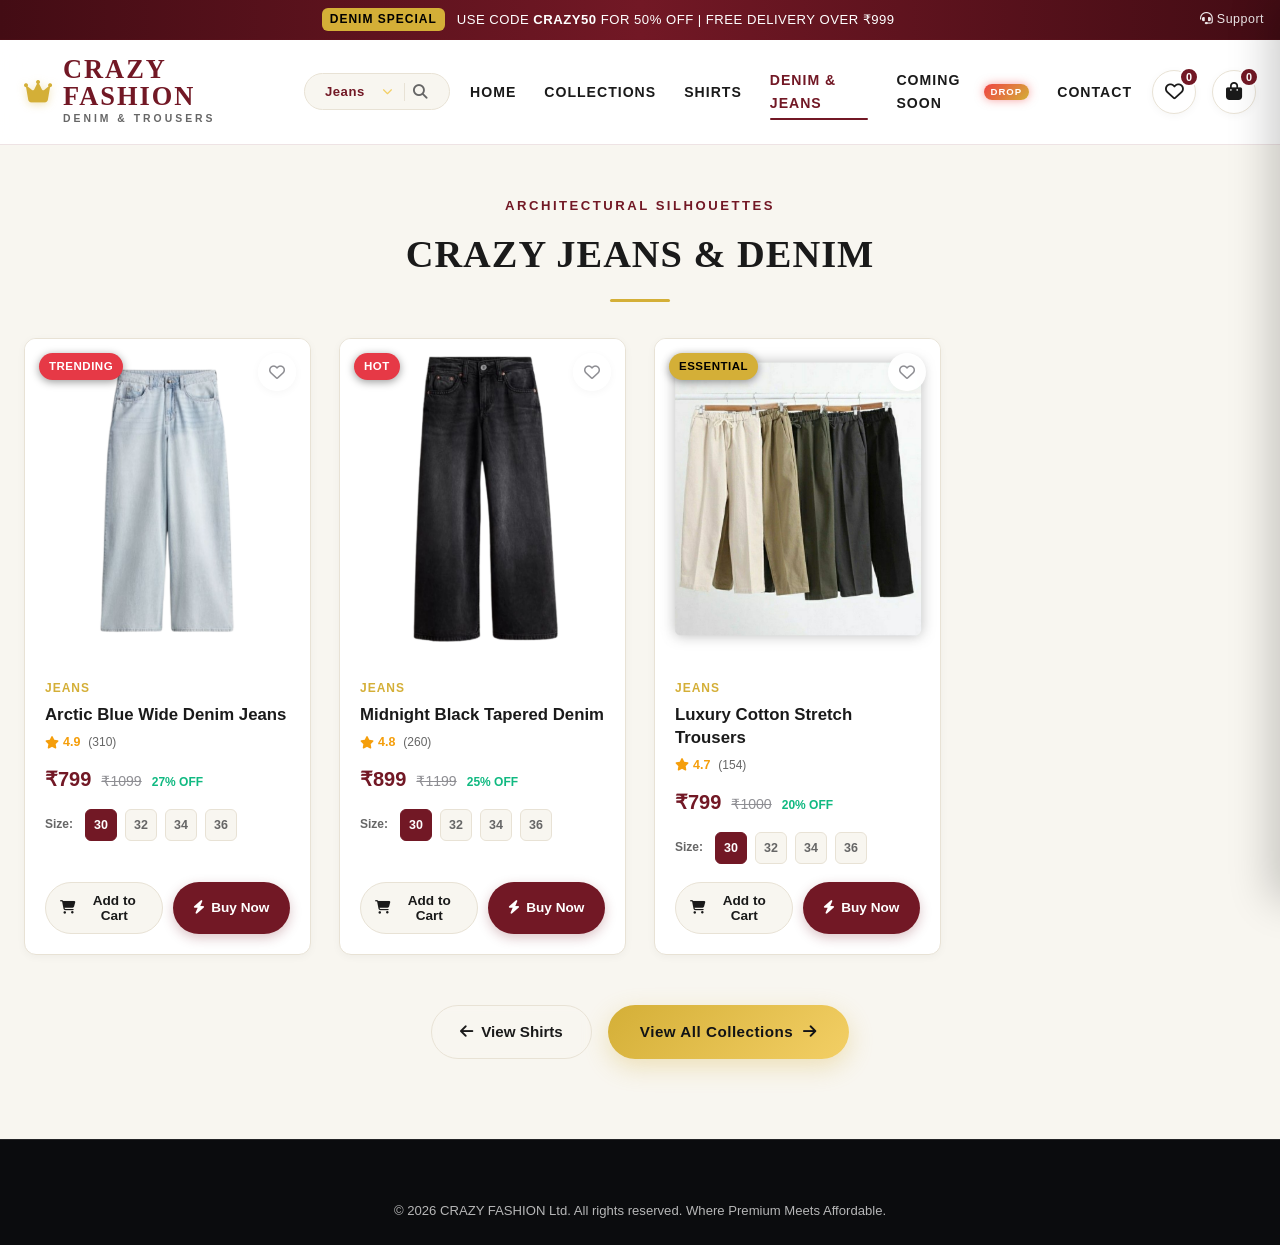
<file: Nextpage.html>
<!DOCTYPE html>
<html lang="en">
<head>
  <meta charset="UTF-8">
  <meta name="viewport" content="width=device-width, initial-scale=1.0">
  <title>Denim & Jeans Collection — CRAZY FASHION</title>
  <meta name="description" content="Explore wide-leg denim jeans and luxury trousers from Crazy Fashion.">
  
  <!-- Google Fonts & Font Awesome Icons -->
  <link rel="preconnect" href="https://fonts.googleapis.com">
  <link rel="preconnect" href="https://fonts.gstatic.com" crossorigin>
  <!-- Font Awesome Icons (Free 6.5.1) -->
  <link rel="stylesheet" href="https://cdnjs.cloudflare.com/ajax/libs/font-awesome/6.5.1/css/all.min.css">
  <link rel="stylesheet" href="https://cdn.jsdelivr.net/npm/@fortawesome/fontawesome-free@6.5.1/css/all.min.css">
  
  <link rel="stylesheet" href="style.css">
</head>

<body>
  <!-- Top Announcement Bar -->
  <div class="top-bar">
    <div class="top-bar-marquee">
      <span class="highlight">DENIM SPECIAL</span>
      <span>USE CODE <strong>CRAZY50</strong> FOR 50% OFF | FREE DELIVERY OVER ₹999</span>
    </div>
    <div class="top-bar-links">
      <a href="index.html#Contact"><i class="fa-solid fa-headset"></i> Support</a>
    </div>
  </div>

  <!-- Header -->
  <header class="header-wrapper">
    <div class="sitename">
      <a href="index.html" class="brand-logo">
        <i class="fa-solid fa-crown"></i>
        <div>
          <h1>CRAZY FASHION</h1>
          <span>Denim & Trousers</span>
        </div>
      </a>

      <!-- Search Input with Category Selector and Live Categories List -->
      <div class="search-container" id="search-container">
        <div class="search-input-wrap">
          <div class="search-category-wrapper">
            <select id="search-category-select" class="search-category-select" aria-label="Filter Search by Category">
              <option value="all">All</option>
              <option value="shirts">Shirts</option>
              <option value="jeans" selected>Jeans</option>
              <option value="tshirts">T-Shirts</option>
            </select>
            <i class="fa-solid fa-chevron-down search-cat-arrow"></i>
          </div>
          <span class="search-divider"></span>
          <i class="fa-solid fa-magnifying-glass search-icon"></i>
          <input type="search" id="search-input" placeholder="Search shirts, jeans, luxury..." autocomplete="off">
          <button class="search-clear-btn" id="search-clear-btn" aria-label="Clear Search">
            <i class="fa-solid fa-xmark"></i>
          </button>
        </div>

        <!-- Live Categories & Search Suggestions Dropdown -->
        <div class="search-dropdown" id="search-dropdown">
          <div class="search-dropdown-section">
            <div class="search-dropdown-header">
              <span><i class="fa-solid fa-layer-group"></i> Browse Categories</span>
            </div>
            <div class="search-categories-list" id="search-categories-list">
              <button type="button" class="search-cat-item" data-category="all">
                <i class="fa-solid fa-border-all"></i> All Collections <span class="cat-count" id="count-all">(12)</span>
              </button>
              <button type="button" class="search-cat-item" data-category="shirts">
                <i class="fa-solid fa-shirt"></i> Artisanal Shirts <span class="cat-count" id="count-shirts">(7)</span>
              </button>
              <button type="button" class="search-cat-item active" data-category="jeans">
                <i class="fa-solid fa-vest-patches"></i> Denim & Jeans <span class="cat-count" id="count-jeans">(3)</span>
              </button>
              <button type="button" class="search-cat-item" data-category="tshirts">
                <i class="fa-solid fa-tshirt"></i> Premium Tees <span class="cat-count" id="count-tshirts">(1)</span>
              </button>
            </div>
          </div>

          <div class="search-dropdown-section" id="search-results-section" style="display: none;">
            <div class="search-dropdown-header">
              <span><i class="fa-solid fa-magnifying-glass"></i> Live Matches</span>
              <span id="search-results-count" style="font-size: 0.72rem; color: var(--accent-light);"></span>
            </div>
            <div class="search-results-list" id="search-results-list"></div>
          </div>
        </div>
      </div>

      <!-- Navigation Links -->
      <nav class="navigation">
        <a href="index.html">HOME</a>
        <a href="index.html#Products">COLLECTIONS</a>
        <a href="categories.html">SHIRTS</a>
        <a href="Nextpage.html" class="active">DENIM & JEANS</a>
        <a href="index.html#ComingSoon" class="nav-drop-link">COMING SOON <span class="nav-pulse-badge">DROP</span></a>
        <a href="index.html#Contact">CONTACT</a>
      </nav>

      <!-- Action Buttons -->
      <div class="header-actions">
        <button class="action-btn" id="wishlist-toggle-btn" title="View Wishlist" aria-label="Wishlist">
          <i class="fa-regular fa-heart"></i>
          <span class="action-badge" id="wishlist-count-badge">0</span>
        </button>

        <button class="action-btn" id="cart-toggle-btn" title="View Cart" aria-label="Cart">
          <i class="fa-solid fa-bag-shopping"></i>
          <span class="action-badge" id="cart-count-badge">0</span>
        </button>

        <button class="action-btn mobile-nav-toggle" id="mobile-nav-toggle" aria-label="Toggle Navigation">
          <i class="fa-solid fa-bars"></i>
        </button>
      </div>
    </div>
  </header>

  <!-- Main Content -->
  <main class="main-store-section">
    <div class="section-header">
      <span class="section-subtitle">Architectural Silhouettes</span>
      <h2 class="section-title">CRAZY JEANS & DENIM</h2>
      <div class="section-header-line"></div>
    </div>

    <!-- Products Grid Filtered for Jeans -->
    <div class="products-grid" id="products-grid">
      <!-- Rendered by script.js -->
    </div>

    <!-- Back to All Collections -->
    <div style="text-align: center; margin-top: 50px; display: flex; justify-content: center; gap: 16px;">
      <a href="categories.html" class="btn-outline" style="color: var(--text-main); border-color: var(--border-subtle); padding: 14px 28px;">
        <i class="fa-solid fa-arrow-left"></i> View Shirts
      </a>
      <a href="index.html#Products" class="btn-primary" style="padding: 14px 32px;">
        View All Collections <i class="fa-solid fa-arrow-right"></i>
      </a>
    </div>
  </main>

  <!-- Cart Drawer Component -->
  <div class="drawer-backdrop" id="drawer-backdrop"></div>
  <aside class="cart-drawer" id="cart-drawer">
    <div class="drawer-header">
      <h3><i class="fa-solid fa-bag-shopping"></i> Your Shopping Bag</h3>
      <button class="drawer-close-btn" id="cart-close-btn" aria-label="Close Cart"><i class="fa-solid fa-xmark"></i></button>
    </div>
    <div class="drawer-body">
      <div id="cart-items-container"></div>
      <div class="cart-empty-view" id="cart-empty-view">
        <i class="fa-solid fa-cart-shopping"></i>
        <h4>Your Shopping Bag is Empty</h4>
        <button class="btn-primary" onclick="closeCartDrawer()">Start Shopping</button>
      </div>
    </div>
    <div class="drawer-footer">
      <div class="coupon-section">
        <input type="text" id="coupon-input" class="coupon-input" placeholder="PROMO CODE (CRAZY50)">
        <button class="btn-coupon" id="apply-coupon-btn">Apply</button>
      </div>
      <div class="summary-row"><span>Subtotal</span><span id="cart-subtotal">₹0</span></div>
      <div class="summary-row" id="cart-discount-row" style="display: none; color: var(--success);">
        <span>Special Discount</span><span id="cart-discount">-₹0</span>
      </div>
      <div class="summary-row"><span>Estimated Delivery</span><span id="cart-shipping">FREE</span></div>
      <div class="summary-row total-row"><span>Grand Total</span><span id="cart-total">₹0</span></div>
      <button class="btn-checkout-flow" id="checkout-drawer-btn">
        <i class="fa-solid fa-lock"></i> Proceed to Checkout
      </button>
    </div>
  </aside>

  <!-- Checkout Modal Component -->
  <div class="modal-overlay" id="checkout-modal">
    <div class="checkout-modal-card">
      <div class="modal-header">
        <h3><i class="fa-solid fa-shield-halved"></i> SECURE TRANSACTION</h3>
        <button class="modal-close-btn" id="checkout-close-btn">&times;</button>
      </div>
      <div id="checkout-form-view">
        <form id="checkout-form" class="modal-body">
          <div class="form-group-row">
            <div>
              <label class="form-label">Recipient Name *</label>
              <input type="text" id="checkout-name" class="form-control" placeholder="Full name" required>
            </div>
            <div>
              <label class="form-label">Phone Number *</label>
              <input type="tel" id="checkout-phone" class="form-control" placeholder="+91 98765 43210" required>
            </div>
          </div>
          <div class="form-group">
            <label class="form-label">Delivery Address *</label>
            <input type="text" id="checkout-address" class="form-control" placeholder="Flat, Street, Area" required>
          </div>
          <div class="form-group-row">
            <div>
              <label class="form-label">City *</label>
              <input type="text" id="checkout-city" class="form-control" value="Chennai" required>
            </div>
            <div>
              <label class="form-label">PIN Code *</label>
              <input type="text" id="checkout-pin" class="form-control" value="600001" required>
            </div>
          </div>
          <label class="form-label">Select Payment Method</label>
          <input type="hidden" id="selected-payment-method" value="card">
          <div class="payment-methods-grid">
            <div class="payment-card active" data-method="card"><i class="fa-solid fa-credit-card"></i><span>Cards</span></div>
            <div class="payment-card" data-method="upi"><i class="fa-solid fa-mobile-screen-button"></i><span>UPI / QR</span></div>
            <div class="payment-card" data-method="cod"><i class="fa-solid fa-hand-holding-dollar"></i><span>Cash On Delivery</span></div>
          </div>

          <!-- Dynamic Payment Sub-fields -->
          <div id="payment-card-fields" class="payment-subfields">
            <div class="form-group">
              <label class="form-label" for="card-number">Card Number</label>
              <input type="text" id="card-number" class="form-control" placeholder="4532 •••• •••• 8821" maxlength="19" value="4532 8920 1192 8821">
            </div>
            <div class="form-group-row" style="margin-bottom: 0;">
              <div>
                <label class="form-label" for="card-expiry">Expiry</label>
                <input type="text" id="card-expiry" class="form-control" placeholder="MM/YY" maxlength="5" value="09/28">
              </div>
              <div>
                <label class="form-label" for="card-cvv">CVV</label>
                <input type="password" id="card-cvv" class="form-control" placeholder="•••" maxlength="3" value="784">
              </div>
            </div>
          </div>

          <div id="payment-upi-fields" class="payment-subfields" style="display: none;">
            <label class="form-label" for="upi-id">UPI ID / VPA</label>
            <input type="text" id="upi-id" class="form-control" placeholder="username@okhdfcbank or 9876543210@paytm">
            <div class="upi-qr-box">
              <i class="fa-solid fa-qrcode upi-qr-icon"></i>
              <div>
                <strong style="font-size: 0.88rem; display: block;">Instant QR Verification</strong>
                <span style="font-size: 0.78rem; color: var(--text-muted);">Scan & pay with GPay, PhonePe, or Paytm</span>
              </div>
            </div>
          </div>

          <div id="payment-cod-fields" class="payment-subfields" style="display: none;">
            <div class="cod-info-box">
              <i class="fa-solid fa-circle-check"></i>
              <div>
                <strong>Cash on Delivery Available</strong>
                <p style="font-size: 0.8rem; margin: 0;">Pay exact cash upon arrival at your doorstep. Verified delivery partner.</p>
              </div>
            </div>
          </div>
          <div style="background: var(--bg-body); padding: 14px 18px; border-radius: var(--radius-sm); margin-bottom: 20px;">
            <div class="summary-row"><span>Bag Subtotal:</span> <span id="checkout-subtotal">₹0</span></div>
            <div class="summary-row total-row" style="margin-bottom: 0;"><span>Amount to Pay:</span> <span id="checkout-total">₹0</span></div>
          </div>
          <button type="submit" class="btn-checkout-flow"><i class="fa-solid fa-check"></i> Complete Transaction</button>
        </form>
      </div>

      <div class="transaction-processing-screen" id="transaction-processing">
        <div class="processing-radar"></div>
        <h3 style="font-family: 'Cinzel', serif; font-size: 1.4rem; margin-bottom: 8px;">Processing Transaction...</h3>
        <p style="color: var(--text-muted); font-size: 0.88rem;">Securing payment encryption...</p>
      </div>

      <div class="transaction-success-screen" id="transaction-success">
        <div class="success-check-badge"><i class="fa-solid fa-check"></i></div>
        <h3 style="font-family: 'Cinzel', serif; font-size: 1.6rem; color: #ffffff;">ORDER CONFIRMED!</h3>
        <p style="color: var(--text-muted); font-size: 0.9rem;">Thank you for shopping with CRAZY FASHION.</p>
        <div class="receipt-box" id="receipt-details"></div>
        <button class="btn-primary" style="width: 100%; justify-content: center;" onclick="closeCheckoutModal()">Continue Shopping</button>
      </div>
    </div>
  </div>

  <!-- Quick View Modal -->
  <div class="modal-overlay" id="quick-view-modal">
    <div id="quick-view-content"></div>
  </div>

  <!-- Wishlist Modal -->
  <div class="modal-overlay" id="wishlist-modal">
    <div class="wishlist-modal-card">
      <div class="modal-header">
        <h3><i class="fa-solid fa-heart" style="color: #e63946;"></i> My Saved Wishlist</h3>
        <button class="modal-close-btn" id="wishlist-close-btn">&times;</button>
      </div>
      <div class="wishlist-body" id="wishlist-container"></div>
    </div>
  </div>

  <!-- Toast Container -->
  <div class="toast-container" id="toast-container"></div>

  <footer style="margin-top: 80px;">
    <div class="footer-bottom" style="margin-top: 0; justify-content: center; text-align: center;">
      <p>&copy; 2026 CRAZY FASHION Ltd. All rights reserved. Where Premium Meets Affordable.</p>
    </div>
  </footer>

  <script src="script.js"></script>
  <script>
    // Set active category to jeans on load
    document.addEventListener("DOMContentLoaded", () => {
      state.selectedCategory = "jeans";
      renderProducts();
    });
  </script>
</body>
</html>
</file>
<file: style.css>
/* ==========================================================================
   CRAZY FASHION - MODERN LUXURY E-COMMERCE STYLESHEET
   Features: Glassmorphism, Micro-interactions, Responsive Grid, Smooth Animations
   ========================================================================== */

:root {
  /* Color Palette - White & Maroon Luxury Aesthetic */
  --primary: #721825;
  --primary-light: #942031;
  --primary-dark: #430c14;
  --accent: #d4af37;
  --accent-light: #f3cf65;
  --accent-glow: rgba(212, 175, 55, 0.35);

  --bg-body: #f8f6f0;
  --bg-surface: #ffffff;
  --bg-subtle: #f2ece1;
  --bg-dark: #121316;
  --bg-dark-surface: #1c1e24;

  --text-main: #1a1a1a;
  --text-muted: #666666;
  --text-light: #8e8e93;
  --text-inverse: #ffffff;

  --border-light: rgba(114, 24, 37, 0.12);
  --border-subtle: #e8e2d5;

  --success: #10b981;
  --danger: #ef4444;
  --warning: #f59e0b;

  /* Elevation & Shadows */
  --shadow-sm: 0 2px 8px rgba(0, 0, 0, 0.04);
  --shadow-md: 0 8px 24px rgba(67, 12, 20, 0.08);
  --shadow-lg: 0 16px 40px rgba(67, 12, 20, 0.12);
  --shadow-card: 0 10px 30px rgba(0, 0, 0, 0.06);

  /* Transitions */
  --transition-fast: 0.2s cubic-bezier(0.16, 1, 0.3, 1);
  --transition-normal: 0.35s cubic-bezier(0.16, 1, 0.3, 1);
  --transition-slow: 0.5s cubic-bezier(0.16, 1, 0.3, 1);

  --radius-sm: 6px;
  --radius-md: 12px;
  --radius-lg: 20px;
  --radius-full: 9999px;
}

/* Base & Reset */
*, *::before, *::after {
  box-sizing: border-box;
  margin: 0;
  padding: 0;
}

html {
  scroll-behavior: smooth;
  font-size: 16px;
}

body {
  font-family: 'Plus Jakarta Sans', -apple-system, BlinkMacSystemFont, sans-serif;
  background-color: var(--bg-body);
  color: var(--text-main);
  line-height: 1.6;
  overflow-x: hidden;
  -webkit-font-smoothing: antialiased;
}

img {
  max-width: 100%;
  height: auto;
  display: block;
}

button, input, select, textarea {
  font-family: inherit;
}

button {
  cursor: pointer;
  border: none;
  outline: none;
  background: none;
  transition: all var(--transition-fast);
}

a {
  color: inherit;
  text-decoration: none;
  transition: color var(--transition-fast);
}

/* ==========================================================================
   TOP ANNOUNCEMENT BAR
   ========================================================================== */
.top-bar {
  background: linear-gradient(90deg, var(--primary-dark), var(--primary), var(--primary-dark));
  border-bottom: 1px solid var(--border-light);
  color: var(--text-inverse);
  padding: 8px 16px;
  font-size: 0.82rem;
  font-weight: 500;
  letter-spacing: 0.5px;
  display: flex;
  justify-content: space-between;
  align-items: center;
  position: relative;
  z-index: 100;
}

.top-bar-marquee {
  display: flex;
  align-items: center;
  gap: 12px;
  margin: 0 auto;
}

.top-bar .highlight {
  background: var(--accent);
  color: #000;
  font-weight: 700;
  padding: 2px 8px;
  border-radius: var(--radius-sm);
  font-size: 0.75rem;
  letter-spacing: 1px;
}

.top-bar-links {
  display: flex;
  gap: 16px;
  font-size: 0.78rem;
  opacity: 0.9;
}

.top-bar-links a:hover {
  color: var(--accent-light);
}

/* ==========================================================================
   HEADER & NAVBAR (Glassmorphism & Fixed)
   ========================================================================== */
.header-wrapper {
  position: sticky;
  top: 0;
  z-index: 99;
  background: rgba(255, 255, 255, 0.94);
  backdrop-filter: blur(14px);
  -webkit-backdrop-filter: blur(14px);
  border-bottom: 1px solid var(--border-light);
  transition: all var(--transition-normal);
}

.header-scrolled {
  background: rgba(255, 255, 255, 0.98);
  box-shadow: var(--shadow-sm);
}

.sitename {
  max-width: 1320px;
  margin: 0 auto;
  padding: 16px 24px;
  display: flex;
  align-items: center;
  justify-content: space-between;
  gap: 20px;
}

.brand-logo {
  display: flex;
  align-items: center;
  gap: 10px;
}

.brand-logo i {
  color: var(--accent);
  font-size: 1.6rem;
  filter: drop-shadow(0 2px 4px var(--accent-glow));
  animation: gentlePulse 3s infinite ease-in-out;
}

.brand-logo h1 {
  font-family: 'Cinzel', serif;
  font-size: 1.65rem;
  font-weight: 800;
  letter-spacing: 2px;
  color: var(--primary);
  margin: 0;
  line-height: 1;
}

.brand-logo span {
  display: block;
  font-family: 'Plus Jakarta Sans', sans-serif;
  font-size: 0.65rem;
  letter-spacing: 3px;
  color: var(--text-muted);
  font-weight: 600;
  text-transform: uppercase;
  margin-top: 2px;
}

/* Search Bar */
/* Search Bar & Category Filter */
.search-container {
  flex: 1;
  max-width: 480px;
  position: relative;
}

.search-input-wrap {
  display: flex;
  align-items: center;
  background: var(--bg-body);
  border: 1px solid var(--border-subtle);
  border-radius: var(--radius-full);
  padding: 6px 14px;
  transition: all var(--transition-fast);
}

.search-input-wrap:focus-within {
  border-color: var(--primary);
  box-shadow: 0 0 0 3px rgba(114, 24, 37, 0.12);
  background: var(--bg-surface);
}

.search-category-wrapper {
  position: relative;
  display: flex;
  align-items: center;
  flex-shrink: 0;
}

.search-category-select {
  appearance: none;
  -webkit-appearance: none;
  background: transparent;
  border: none;
  outline: none;
  font-size: 0.82rem;
  font-weight: 700;
  color: var(--primary);
  padding: 4px 18px 4px 6px;
  cursor: pointer;
  letter-spacing: 0.5px;
}

.search-category-select option {
  background: #ffffff;
  color: var(--text-main);
  color: #ffffff;
  font-size: 0.85rem;
  padding: 6px;
}

.search-cat-arrow {
  position: absolute;
  right: 4px;
  pointer-events: none;
  font-size: 0.65rem;
  color: var(--accent-light);
}

.search-divider {
  width: 1px;
  height: 18px;
  background: var(--border-subtle);
  margin: 0 8px;
  flex-shrink: 0;
}

.search-icon {
  color: var(--text-muted);
  font-size: 0.9rem;
  margin-right: 8px;
  flex-shrink: 0;
}

.search-input-wrap input {
  width: 100%;
  border: none;
  background: transparent;
  outline: none;
  font-size: 0.88rem;
  color: var(--text-main);
}

.search-input-wrap input::placeholder {
  color: var(--text-light);
  font-size: 0.84rem;
}

.search-clear-btn {
  color: var(--text-light);
  font-size: 0.85rem;
  padding: 4px;
  display: none;
  flex-shrink: 0;
}

.search-clear-btn.visible {
  display: block;
}

/* Search Categories & Live Matches Dropdown */
.search-dropdown {
  position: absolute;
  top: calc(100% + 8px);
  left: 0;
  right: 0;
  background: rgba(255, 255, 255, 0.98);
  backdrop-filter: blur(16px);
  -webkit-backdrop-filter: blur(16px);
  border: 1px solid var(--border-subtle);
  border-radius: var(--radius-md);
  box-shadow: 0 16px 40px rgba(67, 12, 20, 0.15);
  z-index: 1000;
  overflow: hidden;
  display: none;
  max-height: 440px;
  overflow-y: auto;
  animation: slideFadeIn 0.2s cubic-bezier(0.16, 1, 0.3, 1);
}

.search-dropdown.active {
  display: block;
}

.search-dropdown-section {
  padding: 12px 14px;
  border-bottom: 1px solid rgba(255, 255, 255, 0.06);
}

.search-dropdown-section:last-child {
  border-bottom: none;
}

.search-dropdown-header {
  font-size: 0.72rem;
  font-weight: 700;
  text-transform: uppercase;
  letter-spacing: 1px;
  color: var(--text-light);
  margin-bottom: 8px;
  display: flex;
  justify-content: space-between;
  align-items: center;
}

.search-categories-list {
  display: flex;
  flex-direction: column;
  gap: 4px;
}

.search-cat-item {
  display: flex;
  align-items: center;
  gap: 10px;
  width: 100%;
  padding: 8px 12px;
  border-radius: var(--radius-sm);
  font-size: 0.85rem;
  font-weight: 600;
  color: var(--text-main);
  text-align: left;
  transition: all var(--transition-fast);
  background: transparent;
  border: none;
  cursor: pointer;
}

.search-cat-item:hover {
  background: rgba(114, 24, 37, 0.08);
  color: var(--primary);
  transform: translateX(3px);
}

.search-cat-item.active {
  background: var(--primary);
  color: #ffffff;
  font-weight: 700;
}

.search-cat-item.active i {
  color: #ffffff;
}

.search-cat-item.active .cat-count {
  color: rgba(255, 255, 255, 0.8);
}

.search-cat-item i {
  font-size: 0.9rem;
  color: var(--accent-light);
  width: 18px;
  text-align: center;
}

.search-cat-item .cat-count {
  margin-left: auto;
  font-size: 0.72rem;
  color: var(--text-light);
  font-weight: 500;
}

.search-results-list {
  display: flex;
  flex-direction: column;
  gap: 6px;
}

.search-result-row {
  display: flex;
  align-items: center;
  gap: 12px;
  padding: 8px 10px;
  border-radius: var(--radius-sm);
  cursor: pointer;
  transition: background var(--transition-fast);
  background: transparent;
  border: none;
  width: 100%;
  text-align: left;
}

.search-result-row:hover {
  background: rgba(114, 24, 37, 0.08);
}

.search-result-thumb {
  width: 38px;
  height: 38px;
  border-radius: var(--radius-sm);
  object-fit: cover;
  flex-shrink: 0;
  background: var(--bg-body);
  border: 1px solid var(--border-subtle);
}

.search-result-info {
  flex: 1;
  min-width: 0;
}

.search-result-title {
  font-size: 0.85rem;
  font-weight: 600;
  color: var(--text-main);
  white-space: nowrap;
  overflow: hidden;
  text-overflow: ellipsis;
  display: block;
}

.search-result-meta {
  display: flex;
  align-items: center;
  gap: 8px;
  font-size: 0.75rem;
  color: var(--text-muted);
}

.search-result-price {
  font-weight: 800;
  color: var(--primary);
}

.search-result-cat {
  background: rgba(255, 255, 255, 0.1);
  padding: 2px 6px;
  border-radius: 4px;
  font-size: 0.68rem;
  text-transform: uppercase;
  color: var(--accent-light);
}

/* Navigation Links */
.navigation {
  display: flex;
  align-items: center;
  gap: 28px;
}

.navigation a {
  font-size: 0.88rem;
  font-weight: 600;
  color: var(--text-main);
  text-transform: uppercase;
  letter-spacing: 1px;
  position: relative;
  padding: 6px 0;
}

.navigation a::after {
  content: '';
  position: absolute;
  bottom: 0;
  left: 0;
  width: 0%;
  height: 2px;
  background: var(--primary);
  transition: width var(--transition-fast);
  border-radius: 2px;
}

.navigation a:hover,
.navigation a.active {
  color: var(--primary);
}

.navigation a:hover::after,
.navigation a.active::after {
  width: 100%;
}

/* Header Action Icons */
.header-actions {
  display: flex;
  align-items: center;
  gap: 16px;
}

.action-btn {
  position: relative;
  width: 44px;
  height: 44px;
  border-radius: 50%;
  background: var(--bg-surface);
  border: 1px solid var(--border-subtle);
  display: flex;
  align-items: center;
  justify-content: center;
  color: var(--text-main);
  font-size: 1.15rem;
  box-shadow: var(--shadow-sm);
  transition: all var(--transition-fast);
}

.action-btn:hover {
  color: var(--primary);
  border-color: var(--primary);
  transform: translateY(-2px);
  box-shadow: var(--shadow-md);
}

.action-badge {
  position: absolute;
  top: -4px;
  right: -4px;
  background: var(--primary);
  color: #fff;
  font-size: 0.68rem;
  font-weight: 700;
  width: 20px;
  height: 20px;
  border-radius: 50%;
  display: flex;
  align-items: center;
  justify-content: center;
  border: 2px solid #fff;
  transition: transform var(--transition-fast);
}

.badge-bounce {
  animation: badgePop 0.35s cubic-bezier(0.175, 0.885, 0.32, 1.275);
}

/* Mobile Nav Toggle */
.mobile-nav-toggle {
  display: none;
  font-size: 1.3rem;
  color: var(--text-main);
}

/* ==========================================================================
   HERO SECTION
   ========================================================================== */
.hero-wrapper {
  background: linear-gradient(135deg, #2b0b11 0%, #430c14 50%, var(--primary) 100%);
  color: var(--text-inverse);
  position: relative;
  overflow: hidden;
  padding: 60px 24px;
}

.hero-wrapper::before {
  content: '';
  position: absolute;
  top: -20%;
  right: -10%;
  width: 600px;
  height: 600px;
  background: radial-gradient(circle, var(--accent-glow) 0%, transparent 70%);
  pointer-events: none;
  opacity: 0.6;
}

.hero-content {
  max-width: 1320px;
  margin: 0 auto;
  display: grid;
  grid-template-columns: 1.15fr 0.85fr;
  align-items: center;
  gap: 50px;
  position: relative;
  z-index: 2;
  padding: 30px 0;
}

.hero-text-side {
  display: flex;
  flex-direction: column;
  align-items: flex-start;
  text-align: left;
  width: 100%;
}

.hero-tag {
  display: inline-flex;
  align-items: center;
  gap: 8px;
  background: rgba(255, 255, 255, 0.08);
  border: 1px solid rgba(212, 175, 55, 0.4);
  padding: 6px 16px;
  border-radius: var(--radius-full);
  font-size: 0.82rem;
  font-weight: 600;
  color: var(--accent-light);
  letter-spacing: 1px;
  text-transform: uppercase;
  margin-bottom: 20px;
  backdrop-filter: blur(8px);
}

.hero-title {
  font-family: 'Cinzel', serif;
  font-size: 3.5rem;
  font-weight: 800;
  line-height: 1.15;
  margin-bottom: 20px;
  letter-spacing: 1px;
}

.hero-title span {
  background: linear-gradient(90deg, #ffffff, var(--accent-light));
  -webkit-background-clip: text;
  -webkit-text-fill-color: transparent;
}

.hero-subtitle {
  font-size: 1.15rem;
  color: rgba(255, 255, 255, 0.85);
  max-width: 540px;
  margin-bottom: 32px;
  line-height: 1.8;
  font-weight: 400;
}

.hero-btns {
  display: flex;
  align-items: center;
  justify-content: flex-start;
  gap: 18px;
  flex-wrap: wrap;
  margin-bottom: 40px;
}

.btn-primary {
  background: linear-gradient(135deg, var(--accent), var(--accent-light));
  color: #121316;
  font-weight: 700;
  font-size: 0.95rem;
  padding: 14px 32px;
  border-radius: var(--radius-full);
  letter-spacing: 0.5px;
  display: inline-flex;
  align-items: center;
  gap: 10px;
  box-shadow: 0 8px 24px rgba(212, 175, 55, 0.3);
  transition: all var(--transition-normal);
}

.btn-primary:hover {
  transform: translateY(-3px) scale(1.02);
  box-shadow: 0 12px 30px rgba(212, 175, 55, 0.45);
  color: #000;
}

.btn-outline {
  border: 1.5px solid rgba(255, 255, 255, 0.3);
  color: #ffffff;
  font-weight: 600;
  font-size: 0.95rem;
  padding: 14px 28px;
  border-radius: var(--radius-full);
  display: inline-flex;
  align-items: center;
  gap: 8px;
  backdrop-filter: blur(4px);
  transition: all var(--transition-normal);
}

.btn-outline:hover {
  background: rgba(255, 255, 255, 0.12);
  border-color: #fff;
  transform: translateY(-3px);
}

/* Hero Stats */
.hero-stats {
  display: flex;
  align-items: center;
  justify-content: flex-start;
  gap: 40px;
  padding-top: 24px;
  border-top: 1px solid rgba(255, 255, 255, 0.15);
  width: 100%;
}

.hero-stat h4 {
  font-size: 1.6rem;
  font-weight: 800;
  color: var(--accent-light);
  line-height: 1;
  margin-bottom: 4px;
}

.hero-stat p {
  font-size: 0.8rem;
  color: rgba(255, 255, 255, 0.65);
  text-transform: uppercase;
  letter-spacing: 1px;
}

/* Hero Visual - Pure Shirt Image (No Box, No Border) */
.hero-visual {
  position: relative;
  display: flex;
  justify-content: center;
  align-items: center;
  border: none !important;
  background: transparent !important;
  box-shadow: none !important;
}

.hero-clean-img {
  max-width: 420px;
  width: 100%;
  height: 480px;
  object-fit: cover;
  border-radius: var(--radius-lg);
  border: none !important;
  background: transparent !important;
  box-shadow: none !important;
  outline: none !important;
  filter: drop-shadow(0 15px 35px rgba(0, 0, 0, 0.4));
  animation: floatSubtle 6s ease-in-out infinite;
  display: block;
}

.hero-card-main img {
  width: 100%;
  height: 480px;
  object-fit: cover;
  transition: transform var(--transition-slow);
}

.hero-card-main:hover img {
  transform: scale(1.04);
}

.hero-floating-badge {
  position: absolute;
  bottom: 24px;
  left: 20px;
  right: 20px;
  background: rgba(18, 19, 22, 0.85);
  backdrop-filter: blur(12px);
  border: 1px solid rgba(255, 255, 255, 0.15);
  padding: 14px 18px;
  border-radius: var(--radius-md);
  display: flex;
  justify-content: space-between;
  align-items: center;
  box-shadow: var(--shadow-md);
}

.hero-badge-info h5 {
  font-size: 0.95rem;
  font-weight: 700;
  color: #fff;
  margin-bottom: 2px;
}

.hero-badge-info p {
  font-size: 0.75rem;
  color: var(--accent-light);
  font-weight: 600;
  text-transform: uppercase;
  letter-spacing: 1px;
}

.hero-discount-pill {
  position: absolute;
  top: 20px;
  right: 20px;
  background: var(--primary);
  color: #fff;
  font-weight: 800;
  font-size: 0.85rem;
  padding: 8px 14px;
  border-radius: var(--radius-full);
  box-shadow: 0 4px 15px rgba(0, 0, 0, 0.3);
  letter-spacing: 0.5px;
  border: 1px solid var(--accent);
}

/* ==========================================================================
   FEATURES PERKS STRIP
   ========================================================================== */
.features-strip {
  background: var(--bg-surface);
  border-bottom: 1px solid var(--border-subtle);
  padding: 24px 16px;
}

.features-container {
  max-width: 1320px;
  margin: 0 auto;
  display: grid;
  grid-template-columns: repeat(4, 1fr);
  gap: 24px;
}

.feature-box {
  display: flex;
  align-items: center;
  gap: 16px;
  padding: 12px 18px;
  border-radius: var(--radius-md);
  background: var(--bg-body);
  border: 1px solid var(--border-subtle);
  transition: all var(--transition-fast);
}

.feature-box:hover {
  border-color: var(--primary);
  transform: translateY(-3px);
  box-shadow: var(--shadow-sm);
}

.feature-icon {
  width: 44px;
  height: 44px;
  border-radius: 50%;
  background: rgba(114, 24, 37, 0.08);
  color: var(--primary);
  display: flex;
  align-items: center;
  justify-content: center;
  font-size: 1.25rem;
  flex-shrink: 0;
}

.feature-box:hover .feature-icon {
  background: var(--primary);
  color: #fff;
}

.feature-text h4 {
  font-size: 0.92rem;
  font-weight: 700;
  color: var(--text-main);
  margin-bottom: 2px;
}

.feature-text p {
  font-size: 0.78rem;
  color: var(--text-muted);
}

/* ==========================================================================
   MAIN PRODUCTS SECTION
   ========================================================================== */
.main-store-section {
  max-width: 1320px;
  margin: 50px auto;
  padding: 0 24px;
}

.section-header {
  text-align: center;
  margin-bottom: 36px;
}

.section-subtitle {
  font-size: 0.82rem;
  font-weight: 700;
  text-transform: uppercase;
  letter-spacing: 2.5px;
  color: var(--primary);
  display: block;
  margin-bottom: 8px;
}

.section-title {
  font-family: 'Cinzel', serif;
  font-size: 2.4rem;
  font-weight: 800;
  color: var(--text-main);
  letter-spacing: 1px;
}

.section-header-line {
  width: 60px;
  height: 3px;
  background: var(--accent);
  margin: 14px auto 0;
  border-radius: 3px;
}

/* Filters & Category Pills */
.filter-toolbar {
  display: flex;
  justify-content: space-between;
  align-items: center;
  gap: 20px;
  margin-bottom: 36px;
  flex-wrap: wrap;
  background: var(--bg-surface);
  padding: 16px 24px;
  border-radius: var(--radius-lg);
  border: 1px solid var(--border-subtle);
  box-shadow: var(--shadow-sm);
}

.category-pills {
  display: flex;
  align-items: center;
  gap: 10px;
  flex-wrap: wrap;
}

.pill-btn {
  font-size: 0.88rem;
  font-weight: 600;
  padding: 8px 20px;
  border-radius: var(--radius-full);
  color: var(--text-muted);
  background: var(--bg-body);
  border: 1px solid transparent;
  transition: all var(--transition-fast);
}

.pill-btn:hover {
  color: var(--primary);
  background: #fff;
  border-color: var(--border-subtle);
}

.pill-btn.active {
  background: var(--primary);
  color: #ffffff;
  border-color: var(--primary);
  box-shadow: 0 4px 14px rgba(114, 24, 37, 0.25);
}

.sort-container {
  display: flex;
  align-items: center;
  gap: 10px;
}

.sort-label {
  font-size: 0.85rem;
  font-weight: 600;
  color: var(--text-muted);
}

.sort-select {
  padding: 8px 16px;
  border-radius: var(--radius-full);
  border: 1px solid var(--border-subtle);
  background: var(--bg-body);
  font-size: 0.85rem;
  font-weight: 600;
  color: var(--text-main);
  outline: none;
  cursor: pointer;
  transition: border-color var(--transition-fast);
}

.sort-select:focus {
  border-color: var(--primary);
}

/* Products Grid */
.products-grid {
  display: grid;
  grid-template-columns: repeat(auto-fill, minmax(280px, 1fr));
  gap: 28px;
}

/* ==========================================================================
   PRODUCT CARD COMPONENT
   ========================================================================== */
.product-card {
  background: var(--bg-surface);
  border-radius: var(--radius-md);
  border: 1px solid var(--border-subtle);
  overflow: hidden;
  box-shadow: var(--shadow-sm);
  display: flex;
  flex-direction: column;
  position: relative;
  transition: all var(--transition-normal);
}

.product-card:hover {
  transform: translateY(-8px);
  box-shadow: var(--shadow-card);
  border-color: rgba(114, 24, 37, 0.2);
}

.card-img-wrap {
  position: relative;
  width: 100%;
  height: 320px;
  background: var(--bg-subtle);
  overflow: hidden;
  display: flex;
  align-items: center;
  justify-content: center;
}

.card-img-wrap img {
  width: 100%;
  height: 100%;
  object-fit: cover;
  transition: transform var(--transition-slow);
}

.product-card:hover .card-img-wrap img {
  transform: scale(1.08);
}

/* Wishlist Button */
.wishlist-btn {
  position: absolute;
  top: 14px;
  right: 14px;
  width: 38px;
  height: 38px;
  border-radius: 50%;
  background: rgba(255, 255, 255, 0.92);
  backdrop-filter: blur(4px);
  color: var(--text-light);
  display: flex;
  align-items: center;
  justify-content: center;
  font-size: 1rem;
  box-shadow: var(--shadow-sm);
  z-index: 5;
  transition: all var(--transition-fast);
}

.wishlist-btn:hover {
  transform: scale(1.15);
  color: var(--primary);
  background: #fff;
}

.wishlist-btn.active {
  color: #e63946;
  background: #fff;
  box-shadow: 0 4px 12px rgba(230, 57, 70, 0.3);
  animation: heartPop 0.35s cubic-bezier(0.175, 0.885, 0.32, 1.275);
}

.wishlist-btn.active i {
  font-weight: 900;
}

/* Badge on Product Card */
.card-badge {
  position: absolute;
  top: 14px;
  left: 14px;
  background: var(--primary);
  color: #ffffff;
  font-size: 0.72rem;
  font-weight: 800;
  padding: 4px 10px;
  border-radius: var(--radius-full);
  letter-spacing: 0.5px;
  text-transform: uppercase;
  z-index: 5;
  box-shadow: 0 2px 8px rgba(0, 0, 0, 0.4);
}

.card-badge.sale {
  background: #e63946;
}

.card-badge.new {
  background: var(--accent);
  color: #000;
}

/* Quick View Overlay Button */
.quick-view-overlay-btn {
  position: absolute;
  bottom: 14px;
  left: 50%;
  transform: translateX(-50%) translateY(20px);
  opacity: 0;
  background: rgba(18, 19, 22, 0.88);
  backdrop-filter: blur(8px);
  color: #fff;
  font-size: 0.78rem;
  font-weight: 600;
  padding: 8px 18px;
  border-radius: var(--radius-full);
  letter-spacing: 0.5px;
  white-space: nowrap;
  pointer-events: none;
  transition: all var(--transition-normal);
}

.product-card:hover .quick-view-overlay-btn {
  opacity: 1;
  transform: translateX(-50%) translateY(0);
  pointer-events: auto;
}

.quick-view-overlay-btn:hover {
  background: var(--primary);
  color: #ffffff;
}

/* Card Body */
.card-content {
  padding: 20px;
  display: flex;
  flex-direction: column;
  flex-grow: 1;
}

.card-category {
  font-size: 0.75rem;
  font-weight: 600;
  text-transform: uppercase;
  letter-spacing: 1px;
  color: var(--accent);
  margin-bottom: 6px;
}

.card-title {
  font-size: 1.05rem;
  font-weight: 700;
  color: var(--text-main);
  margin-bottom: 6px;
  line-height: 1.35;
}

.card-rating {
  display: flex;
  align-items: center;
  gap: 4px;
  font-size: 0.78rem;
  color: #f59e0b;
  margin-bottom: 10px;
}

.card-rating span {
  color: var(--text-muted);
  font-size: 0.75rem;
  margin-left: 4px;
}

.card-pricing {
  display: flex;
  align-items: baseline;
  gap: 10px;
  margin-bottom: 14px;
}

.price-current {
  font-size: 1.25rem;
  font-weight: 800;
  color: var(--primary);
}

.price-mrp {
  font-size: 0.88rem;
  color: var(--text-light);
  text-decoration: line-through;
}

.price-discount-tag {
  font-size: 0.75rem;
  font-weight: 700;
  color: var(--success);
}

/* Size Selector in Card */
.card-sizes {
  display: flex;
  align-items: center;
  gap: 8px;
  margin-bottom: 18px;
}

.size-btn {
  width: 32px;
  height: 32px;
  border-radius: var(--radius-sm);
  border: 1px solid var(--border-subtle);
  font-size: 0.78rem;
  font-weight: 600;
  color: var(--text-muted);
  background: var(--bg-body);
  display: flex;
  align-items: center;
  justify-content: center;
}

.size-btn:hover {
  border-color: var(--primary);
  color: var(--primary);
}

.size-btn.active {
  background: var(--primary);
  color: #ffffff;
  border-color: var(--primary);
}

/* Card Button Actions */
.card-actions {
  display: grid;
  grid-template-columns: 1fr 1fr;
  gap: 10px;
  margin-top: auto;
}

.btn-card-cart {
  background: var(--bg-body);
  border: 1.5px solid var(--border-subtle);
  color: var(--text-main);
  font-size: 0.85rem;
  font-weight: 700;
  padding: 10px 14px;
  border-radius: var(--radius-full);
  display: flex;
  align-items: center;
  justify-content: center;
  gap: 6px;
}

.btn-card-cart:hover {
  background: var(--primary);
  border-color: var(--primary);
  color: #fff;
}

.btn-card-buy {
  background: var(--primary);
  color: #ffffff;
  font-size: 0.85rem;
  font-weight: 700;
  padding: 10px 14px;
  border-radius: var(--radius-full);
  display: flex;
  align-items: center;
  justify-content: center;
  gap: 6px;
  box-shadow: 0 4px 12px rgba(114, 24, 37, 0.25);
}

.btn-card-buy:hover {
  background: var(--primary-light);
  transform: translateY(-2px);
  box-shadow: 0 6px 16px rgba(114, 24, 37, 0.35);
}

/* Empty Store State */
.store-empty {
  grid-column: 1 / -1;
  text-align: center;
  padding: 60px 20px;
  background: var(--bg-surface);
  border-radius: var(--radius-lg);
  border: 1px dashed var(--border-subtle);
}

.store-empty i {
  font-size: 3rem;
  color: var(--text-light);
  margin-bottom: 16px;
}

.store-empty h3 {
  font-size: 1.3rem;
  margin-bottom: 8px;
}

/* ==========================================================================
   CART SLIDE-OUT DRAWER
   ========================================================================== */
.drawer-backdrop {
  position: fixed;
  inset: 0;
  background: rgba(0, 0, 0, 0.7);
  backdrop-filter: blur(6px);
  z-index: 1000;
  opacity: 0;
  visibility: hidden;
  pointer-events: none;
  transition: opacity var(--transition-normal), visibility var(--transition-normal);
}

.drawer-backdrop.active {
  opacity: 1;
  visibility: visible;
  pointer-events: auto;
}

.cart-drawer {
  position: fixed;
  top: 0;
  right: 0;
  bottom: 0;
  width: 100%;
  max-width: 440px;
  background: var(--bg-surface);
  box-shadow: -10px 0 40px rgba(0, 0, 0, 0.2);
  z-index: 1001;
  display: flex;
  flex-direction: column;
  transform: translateX(100%);
  transition: transform var(--transition-normal);
}

.cart-drawer.active {
  transform: translateX(0);
}

.drawer-header {
  padding: 20px 24px;
  display: flex;
  align-items: center;
  justify-content: space-between;
  border-bottom: 1px solid var(--border-subtle);
}

.drawer-header h3 {
  font-family: 'Cinzel', serif;
  font-size: 1.3rem;
  font-weight: 700;
  color: var(--primary);
  display: flex;
  align-items: center;
  gap: 10px;
}

.drawer-close-btn {
  width: 36px;
  height: 36px;
  border-radius: 50%;
  display: flex;
  align-items: center;
  justify-content: center;
  color: var(--text-muted);
  font-size: 1.1rem;
}

.drawer-close-btn:hover {
  background: var(--bg-body);
  color: var(--text-main);
}

/* Drawer Cart Items */
.drawer-body {
  flex: 1;
  overflow-y: auto;
  padding: 20px 24px;
}

.cart-item {
  display: flex;
  gap: 16px;
  padding-bottom: 18px;
  margin-bottom: 18px;
  border-bottom: 1px solid var(--border-subtle);
  animation: slideFadeIn 0.3s ease-out;
}

.cart-item-img {
  width: 75px;
  height: 90px;
  border-radius: var(--radius-sm);
  object-fit: cover;
  background: var(--bg-subtle);
  flex-shrink: 0;
}

.cart-item-details {
  flex: 1;
  display: flex;
  flex-direction: column;
}

.cart-item-title {
  font-size: 0.95rem;
  font-weight: 700;
  color: var(--text-main);
  margin-bottom: 4px;
}

.cart-item-meta {
  font-size: 0.78rem;
  color: var(--text-muted);
  margin-bottom: 8px;
}

.cart-item-bottom {
  display: flex;
  align-items: center;
  justify-content: space-between;
  margin-top: auto;
}

.cart-item-price {
  font-size: 1rem;
  font-weight: 800;
  color: var(--primary);
}

.qty-controls {
  display: flex;
  align-items: center;
  border: 1px solid var(--border-subtle);
  border-radius: var(--radius-full);
  background: var(--bg-body);
  overflow: hidden;
}

.qty-btn {
  width: 28px;
  height: 28px;
  display: flex;
  align-items: center;
  justify-content: center;
  font-size: 0.8rem;
  color: var(--text-main);
}

.qty-btn:hover {
  background: var(--border-subtle);
}

.qty-val {
  width: 24px;
  text-align: center;
  font-size: 0.85rem;
  font-weight: 700;
}

.cart-item-remove {
  color: var(--text-light);
  font-size: 0.85rem;
  padding: 4px;
  margin-left: 8px;
}

.cart-item-remove:hover {
  color: var(--danger);
}

/* Empty Cart View in Drawer */
.cart-empty-view {
  text-align: center;
  padding: 60px 20px;
}

.cart-empty-view i {
  font-size: 3.5rem;
  color: var(--border-subtle);
  margin-bottom: 16px;
}

.cart-empty-view h4 {
  font-size: 1.15rem;
  color: var(--text-main);
  margin-bottom: 6px;
}

.cart-empty-view p {
  font-size: 0.85rem;
  color: var(--text-muted);
  margin-bottom: 20px;
}

/* Drawer Footer */
.drawer-footer {
  padding: 20px 24px;
  border-top: 1px solid var(--border-subtle);
  background: var(--bg-body);
}

.coupon-section {
  display: flex;
  gap: 8px;
  margin-bottom: 16px;
}

.coupon-input {
  flex: 1;
  padding: 8px 14px;
  border-radius: var(--radius-full);
  border: 1px solid var(--border-subtle);
  background: #fff;
  font-size: 0.85rem;
  text-transform: uppercase;
  outline: none;
}

.coupon-input:focus {
  border-color: var(--primary);
}

.btn-coupon {
  background: var(--primary);
  color: #ffffff;
  font-size: 0.8rem;
  font-weight: 700;
  padding: 8px 16px;
  border-radius: var(--radius-full);
}

.btn-coupon:hover {
  background: var(--primary-light);
  color: #ffffff;
}

.summary-row {
  display: flex;
  justify-content: space-between;
  font-size: 0.88rem;
  color: var(--text-muted);
  margin-bottom: 6px;
}

.summary-row.total-row {
  font-size: 1.15rem;
  font-weight: 800;
  color: var(--text-main);
  border-top: 1px dashed var(--border-subtle);
  padding-top: 10px;
  margin-top: 10px;
  margin-bottom: 18px;
}

.summary-row.total-row span:last-child {
  color: var(--primary);
}

.btn-checkout-flow {
  width: 100%;
  background: linear-gradient(135deg, var(--primary), var(--primary-light));
  color: #ffffff;
  font-size: 1rem;
  font-weight: 700;
  padding: 14px 20px;
  border-radius: var(--radius-full);
  display: flex;
  align-items: center;
  justify-content: center;
  gap: 10px;
  box-shadow: 0 8px 20px rgba(114, 24, 37, 0.28);
}

.btn-checkout-flow:hover {
  background: linear-gradient(135deg, var(--primary-light), var(--primary));
  transform: translateY(-2px);
  box-shadow: 0 12px 28px rgba(114, 24, 37, 0.4);
}

/* ==========================================================================
   TRANSACTION & CHECKOUT MODAL
   ========================================================================== */
.modal-overlay {
  position: fixed;
  inset: 0;
  background: rgba(10, 11, 14, 0.85);
  backdrop-filter: blur(8px);
  z-index: 2000;
  display: flex;
  align-items: center;
  justify-content: center;
  padding: 20px;
  opacity: 0;
  visibility: hidden;
  pointer-events: none;
  transition: opacity var(--transition-normal), visibility var(--transition-normal);
}

.modal-overlay.active {
  opacity: 1;
  visibility: visible;
  pointer-events: auto;
}

.checkout-modal-card {
  background: var(--bg-surface);
  color: var(--text-main);
  border: 1px solid var(--border-subtle);
  border-radius: var(--radius-lg);
  max-width: 620px;
  width: 100%;
  max-height: 90vh;
  overflow-y: auto;
  box-shadow: var(--shadow-lg);
  transform: scale(0.92) translateY(20px);
  transition: transform var(--transition-normal);
  position: relative;
}

.modal-overlay.active .checkout-modal-card {
  transform: scale(1) translateY(0);
}

.modal-header {
  padding: 20px 28px;
  background: linear-gradient(135deg, var(--primary-dark), var(--primary));
  border-bottom: 1px solid var(--border-subtle);
  color: #fff;
  display: flex;
  align-items: center;
  justify-content: space-between;
}

.modal-header h3 {
  font-family: 'Cinzel', serif;
  font-size: 1.35rem;
  letter-spacing: 1px;
}

.modal-close-btn {
  color: rgba(255, 255, 255, 0.7);
  font-size: 1.2rem;
}

.modal-close-btn:hover {
  color: #fff;
}

/* Steps Indicator */
.checkout-steps {
  display: flex;
  padding: 16px 28px;
  background: var(--bg-body);
  border-bottom: 1px solid var(--border-subtle);
  justify-content: space-between;
}

.step-item {
  display: flex;
  align-items: center;
  gap: 8px;
  font-size: 0.82rem;
  font-weight: 600;
  color: var(--text-light);
}

.step-item.active {
  color: var(--primary);
}

.step-num {
  width: 24px;
  height: 24px;
  border-radius: 50%;
  background: var(--border-subtle);
  color: var(--text-muted);
  display: flex;
  align-items: center;
  justify-content: center;
  font-size: 0.75rem;
}

.step-item.active .step-num {
  background: var(--primary);
  color: #fff;
}

.modal-body {
  padding: 28px;
}

.form-group-row {
  display: grid;
  grid-template-columns: 1fr 1fr;
  gap: 16px;
  margin-bottom: 16px;
}

.form-group {
  margin-bottom: 16px;
}

.form-label {
  display: block;
  font-size: 0.82rem;
  font-weight: 700;
  color: var(--text-main);
  margin-bottom: 6px;
  text-transform: uppercase;
  letter-spacing: 0.5px;
}

.form-control {
  width: 100%;
  padding: 12px 16px;
  border-radius: var(--radius-sm);
  border: 1px solid var(--border-subtle);
  background: var(--bg-body);
  font-size: 0.9rem;
  outline: none;
  transition: all var(--transition-fast);
}

.form-control:focus {
  border-color: var(--primary);
  box-shadow: 0 0 0 3px rgba(114, 24, 37, 0.12);
  background: #ffffff;
}

/* Payment Selector Cards */
.payment-methods-grid {
  display: grid;
  grid-template-columns: repeat(3, 1fr);
  gap: 12px;
  margin-bottom: 24px;
}

.payment-card {
  border: 1.5px solid var(--border-subtle);
  border-radius: var(--radius-md);
  padding: 14px 10px;
  text-align: center;
  cursor: pointer;
  transition: all var(--transition-fast);
  background: var(--bg-body);
}

.payment-card i {
  font-size: 1.4rem;
  color: var(--text-muted);
  margin-bottom: 6px;
  display: block;
}

.payment-card span {
  font-size: 0.78rem;
  font-weight: 700;
  display: block;
}

.payment-card:hover {
  border-color: var(--primary);
  background: #fff;
}

.payment-card.active {
  border-color: var(--primary);
  background: rgba(114, 24, 37, 0.06);
  box-shadow: 0 4px 12px rgba(114, 24, 37, 0.15);
}

.payment-card.active i {
  color: var(--primary);
}

/* Transaction Processing Screen */
.transaction-processing-screen {
  text-align: center;
  padding: 40px 20px;
  display: none;
}

.transaction-processing-screen.visible {
  display: block;
}

.processing-radar {
  width: 72px;
  height: 72px;
  border-radius: 50%;
  border: 4px solid var(--border-subtle);
  border-top-color: var(--primary);
  margin: 0 auto 24px;
  animation: spin 0.8s linear infinite;
}

/* Success Receipt Screen */
.transaction-success-screen {
  text-align: center;
  padding: 20px 10px;
  display: none;
}

.transaction-success-screen.visible {
  display: block;
}

.success-check-badge {
  width: 80px;
  height: 80px;
  border-radius: 50%;
  background: linear-gradient(135deg, #10b981, #059669);
  color: #fff;
  display: flex;
  align-items: center;
  justify-content: center;
  font-size: 2.5rem;
  margin: 0 auto 20px;
  box-shadow: 0 8px 24px rgba(16, 185, 129, 0.35);
  animation: badgePop 0.5s cubic-bezier(0.175, 0.885, 0.32, 1.275);
}

.receipt-box {
  background: var(--bg-body);
  border-radius: var(--radius-md);
  border: 1px dashed var(--border-subtle);
  padding: 18px;
  text-align: left;
  margin: 20px 0;
  font-size: 0.85rem;
}

.receipt-row {
  display: flex;
  justify-content: space-between;
  margin-bottom: 8px;
  color: var(--text-muted);
}

.receipt-row.bold {
  font-weight: 700;
  color: var(--text-main);
  border-top: 1px dashed var(--border-subtle);
  padding-top: 8px;
  margin-top: 8px;
}

/* ==========================================================================
   QUICK VIEW MODAL
   ========================================================================== */
.quick-view-card {
  background: var(--bg-surface);
  color: var(--text-main);
  border: 1px solid var(--border-subtle);
  border-radius: var(--radius-lg);
  max-width: 840px;
  width: 100%;
  display: grid;
  grid-template-columns: 1fr 1fr;
  overflow: hidden;
  box-shadow: var(--shadow-lg);
  position: relative;
}

.quick-view-img {
  width: 100%;
  height: 100%;
  max-height: 520px;
  object-fit: cover;
  background: var(--bg-subtle);
}

.quick-view-content {
  padding: 36px 32px;
  display: flex;
  flex-direction: column;
}

.quick-view-close {
  position: absolute;
  top: 16px;
  right: 16px;
  width: 36px;
  height: 36px;
  border-radius: 50%;
  background: rgba(255, 255, 255, 0.8);
  display: flex;
  align-items: center;
  justify-content: center;
  z-index: 10;
  font-size: 1.1rem;
}

.quick-view-close:hover {
  background: #000;
  color: #fff;
}

/* ==========================================================================
   WISHLIST MODAL
   ========================================================================== */
.wishlist-modal-card {
  background: var(--bg-surface);
  color: var(--text-main);
  border: 1px solid var(--border-subtle);
  border-radius: var(--radius-lg);
  max-width: 600px;
  width: 100%;
  max-height: 85vh;
  display: flex;
  flex-direction: column;
  overflow: hidden;
  box-shadow: var(--shadow-lg);
}

.wishlist-body {
  padding: 24px;
  overflow-y: auto;
  flex: 1;
}

/* ==========================================================================
   BRAND ABOUT & STORY SECTION
   ========================================================================== */
.about-section {
  background: var(--bg-surface);
  padding: 80px 24px;
  border-top: 1px solid var(--border-subtle);
  border-bottom: 1px solid var(--border-subtle);
  margin-top: 60px;
}

.about-container {
  max-width: 1200px;
  margin: 0 auto;
  display: grid;
  grid-template-columns: 1fr 1.1fr;
  gap: 60px;
  align-items: center;
}

.about-img-wrap {
  position: relative;
}

.about-main-img {
  width: 100%;
  height: 480px;
  object-fit: cover;
  border-radius: var(--radius-lg);
  box-shadow: var(--shadow-lg);
}

.about-badge-floating {
  position: absolute;
  bottom: -20px;
  right: -20px;
  background: var(--primary);
  color: #ffffff;
  padding: 24px;
  border-radius: var(--radius-md);
  box-shadow: var(--shadow-md);
  text-align: center;
  border: 2px solid var(--accent);
}

.about-badge-floating h4 {
  font-size: 2rem;
  font-weight: 800;
  line-height: 1;
  color: var(--accent-light);
}

.about-badge-floating p {
  font-size: 0.75rem;
  letter-spacing: 1px;
  text-transform: uppercase;
  color: #ffffff;
}

.about-text h2 {
  font-family: 'Cinzel', serif;
  font-size: 2.2rem;
  font-weight: 800;
  color: var(--primary-dark);
  margin-bottom: 18px;
}

.about-text p {
  color: var(--text-muted);
  font-size: 0.98rem;
  line-height: 1.8;
  margin-bottom: 20px;
}

.about-perks {
  display: grid;
  grid-template-columns: 1fr 1fr;
  gap: 16px;
  margin-top: 24px;
}

.about-perk-item {
  display: flex;
  align-items: center;
  gap: 10px;
  font-weight: 700;
  font-size: 0.9rem;
  color: var(--text-main);
}

.about-perk-item i {
  color: var(--accent);
}

/* ==========================================================================
   CUSTOMER REVIEWS SECTION
   ========================================================================== */
.reviews-section {
  padding: 80px 24px;
  max-width: 1320px;
  margin: 0 auto;
}

.reviews-grid {
  display: grid;
  grid-template-columns: repeat(3, 1fr);
  gap: 28px;
  margin-top: 40px;
}

.review-card {
  background: var(--bg-surface);
  border: 1px solid var(--border-subtle);
  border-radius: var(--radius-md);
  padding: 30px;
  box-shadow: var(--shadow-sm);
  transition: all var(--transition-normal);
}

.review-card:hover {
  transform: translateY(-6px);
  box-shadow: var(--shadow-card);
  border-color: rgba(114, 24, 37, 0.2);
}

.review-stars {
  color: #f59e0b;
  margin-bottom: 14px;
  font-size: 0.9rem;
}

.review-text {
  font-size: 0.92rem;
  color: var(--text-muted);
  line-height: 1.7;
  margin-bottom: 20px;
  font-style: italic;
}

.reviewer-meta {
  display: flex;
  align-items: center;
  gap: 12px;
}

.reviewer-avatar {
  width: 44px;
  height: 44px;
  border-radius: 50%;
  background: var(--primary);
  color: #fff;
  display: flex;
  align-items: center;
  justify-content: center;
  font-weight: 700;
  font-size: 1.1rem;
}

.reviewer-info h5 {
  font-size: 0.95rem;
  font-weight: 700;
}

.reviewer-info span {
  font-size: 0.75rem;
  color: var(--success);
  display: flex;
  align-items: center;
  gap: 4px;
}

/* ==========================================================================
   CONTACT & NEWSLETTER
   ========================================================================== */
.contact-section {
  background: linear-gradient(135deg, #121316, var(--primary-dark));
  color: #fff;
  padding: 80px 24px;
  position: relative;
}

.contact-container {
  max-width: 1200px;
  margin: 0 auto;
  display: grid;
  grid-template-columns: 1fr 1fr;
  gap: 60px;
  align-items: center;
}

.contact-info h2 {
  font-family: 'Cinzel', serif;
  font-size: 2.4rem;
  font-weight: 800;
  margin-bottom: 16px;
  color: var(--accent-light);
}

.contact-info p {
  font-size: 1rem;
  color: rgba(255, 255, 255, 0.75);
  line-height: 1.7;
  margin-bottom: 30px;
}

.contact-details-list {
  display: flex;
  flex-direction: column;
  gap: 16px;
}

.contact-detail-row {
  display: flex;
  align-items: center;
  gap: 14px;
  font-size: 0.95rem;
  color: rgba(255, 255, 255, 0.9);
}

.contact-detail-row i {
  color: var(--accent);
  font-size: 1.1rem;
  width: 24px;
}

/* Form Card */
.contact-form-card {
  background: rgba(255, 255, 255, 0.06);
  backdrop-filter: blur(16px);
  border: 1px solid rgba(255, 255, 255, 0.15);
  padding: 36px;
  border-radius: var(--radius-lg);
  box-shadow: var(--shadow-lg);
}

.contact-form-card h3 {
  font-family: 'Cinzel', serif;
  font-size: 1.5rem;
  margin-bottom: 8px;
  color: #ffffff;
}

.contact-form-card p {
  font-size: 0.85rem;
  color: rgba(255, 255, 255, 0.75);
  margin-bottom: 24px;
}

.contact-form-card .form-label {
  color: #ffffff;
  font-weight: 700;
  letter-spacing: 0.8px;
  text-transform: uppercase;
  margin-bottom: 8px;
  display: block;
}

.contact-form-card .form-control {
  background: rgba(255, 255, 255, 0.1);
  border-color: rgba(255, 255, 255, 0.2);
  color: #ffffff;
}

.contact-form-card .form-control::placeholder {
  color: rgba(255, 255, 255, 0.65);
}

.contact-form-card .form-control:focus {
  background: rgba(255, 255, 255, 0.18);
  border-color: var(--accent);
  box-shadow: 0 0 0 3px rgba(212, 175, 55, 0.25);
}

/* ==========================================================================
   FOOTER
   ========================================================================== */
footer {
  background: #0b0c0e;
  color: rgba(255, 255, 255, 0.7);
  padding: 60px 24px 24px;
  border-top: 1px solid rgba(255, 255, 255, 0.1);
}

.footer-container {
  max-width: 1320px;
  margin: 0 auto;
  display: grid;
  grid-template-columns: 1.5fr 1fr 1fr 1fr;
  gap: 40px;
  padding-bottom: 40px;
  border-bottom: 1px solid rgba(255, 255, 255, 0.08);
}

.footer-col h4 {
  font-family: 'Cinzel', serif;
  font-size: 1.1rem;
  color: #fff;
  margin-bottom: 18px;
  letter-spacing: 1px;
}

.footer-col ul {
  list-style: none;
  display: flex;
  flex-direction: column;
  gap: 10px;
}

.footer-col a:hover {
  color: var(--accent-light);
  padding-left: 4px;
}

.footer-socials {
  display: flex;
  gap: 12px;
  margin-top: 20px;
}

.footer-social-btn {
  width: 38px;
  height: 38px;
  border-radius: 50%;
  background: rgba(255, 255, 255, 0.08);
  color: #fff;
  display: flex;
  align-items: center;
  justify-content: center;
  transition: all var(--transition-fast);
}

.footer-social-btn:hover {
  background: var(--primary);
  color: #ffffff;
  transform: translateY(-3px);
}

.footer-bottom {
  max-width: 1320px;
  margin: 24px auto 0;
  display: flex;
  justify-content: space-between;
  align-items: center;
  font-size: 0.82rem;
  flex-wrap: wrap;
  gap: 14px;
}

.payment-badges-row {
  display: flex;
  align-items: center;
  gap: 14px;
  font-size: 1.4rem;
  color: rgba(255, 255, 255, 0.5);
}

/* ==========================================================================
   TOAST NOTIFICATION COMPONENT
   ========================================================================== */
.toast-container {
  position: fixed;
  bottom: 24px;
  right: 24px;
  z-index: 9999;
  display: flex;
  flex-direction: column;
  gap: 12px;
  pointer-events: none;
}

.toast {
  pointer-events: auto;
  background: #1e1e24;
  color: #fff;
  padding: 14px 20px;
  border-radius: var(--radius-md);
  box-shadow: 0 10px 30px rgba(0, 0, 0, 0.3);
  display: flex;
  align-items: center;
  gap: 12px;
  min-width: 300px;
  border-left: 4px solid var(--accent);
  animation: toastIn 0.35s cubic-bezier(0.16, 1, 0.3, 1);
  transition: all var(--transition-normal);
}

.toast.toast-success {
  border-left-color: var(--success);
}

.toast.toast-danger {
  border-left-color: var(--danger);
}

.toast.toast-hide {
  opacity: 0;
  transform: translateX(50px);
}

.toast i {
  font-size: 1.15rem;
}

.toast-msg {
  font-size: 0.88rem;
  font-weight: 600;
  flex: 1;
}

/* ==========================================================================
   ANIMATIONS & KEYFRAMES
   ========================================================================== */
@keyframes spin {
  to { transform: rotate(360deg); }
}

@keyframes gentlePulse {
  0%, 100% { transform: scale(1); opacity: 1; }
  50% { transform: scale(1.08); opacity: 0.85; }
}

@keyframes floatSubtle {
  0%, 100% { transform: translateY(0); }
  50% { transform: translateY(-10px); }
}

@keyframes badgePop {
  0% { transform: scale(0.5); }
  70% { transform: scale(1.2); }
  100% { transform: scale(1); }
}

@keyframes heartPop {
  0% { transform: scale(1); }
  50% { transform: scale(1.35); }
  100% { transform: scale(1); }
}

@keyframes slideFadeIn {
  from {
    opacity: 0;
    transform: translateY(10px);
  }
  to {
    opacity: 1;
    transform: translateY(0);
  }
}

@keyframes toastIn {
  from {
    opacity: 0;
    transform: translateX(100%);
  }
  to {
    opacity: 1;
    transform: translateX(0);
  }
}

/* ==========================================================================
   RESPONSIVE MEDIA QUERIES
   ========================================================================== */
@media (max-width: 1024px) {
  .hero-content {
    grid-template-columns: 1fr;
    text-align: center;
  }

  .hero-tag, .hero-btns, .hero-stats {
    justify-content: center;
  }

  .hero-subtitle {
    margin-left: auto;
    margin-right: auto;
  }

  .features-container {
    grid-template-columns: repeat(2, 1fr);
  }

  .about-container {
    grid-template-columns: 1fr;
    text-align: center;
  }

  .about-perks {
    justify-content: center;
  }

  .about-badge-floating {
    right: 20px;
    bottom: 20px;
  }

  .reviews-grid {
    grid-template-columns: 1fr;
  }

  .contact-container {
    grid-template-columns: 1fr;
  }

  .footer-container {
    grid-template-columns: 1fr 1fr;
  }
}

@media (max-width: 768px) {
  .top-bar-links {
    display: none;
  }

  .sitename {
    padding: 12px 16px;
  }

  .navigation {
    display: none;
  }

  .navigation.mobile-open {
    display: flex;
    position: absolute;
    top: 100%;
    left: 0;
    right: 0;
    background: #fff;
    flex-direction: column;
    padding: 20px;
    box-shadow: var(--shadow-lg);
    border-bottom: 1px solid var(--border-subtle);
  }

  .mobile-nav-toggle {
    display: block;
  }

  .search-container {
    order: 3;
    width: 100%;
    max-width: 100%;
    margin-top: 10px;
  }

  .sitename {
    flex-wrap: wrap;
  }

  .hero-title {
    font-size: 2.3rem;
  }

  .features-container {
    grid-template-columns: 1fr;
  }

  .quick-view-card {
    grid-template-columns: 1fr;
  }

  .quick-view-img {
    height: 280px;
  }

  .footer-container {
    grid-template-columns: 1fr;
  }

  .cart-drawer {
    max-width: 100%;
  }
}

/* ==========================================================================
   LOOKBOOK VIDEO SECTION
   ========================================================================== */
.lookbook-section {
  padding: 80px 24px;
  background: linear-gradient(180deg, var(--bg-body) 0%, #17181c 40%, #121316 100%);
  color: #fff;
  position: relative;
  overflow: hidden;
}

.lookbook-section .section-title {
  color: #ffffff;
}

.lookbook-section .section-subtitle {
  color: var(--accent-light);
}

.video-container-wrap {
  max-width: 1040px;
  margin: 40px auto 0;
  position: relative;
}

.video-card-glass {
  position: relative;
  border-radius: var(--radius-lg);
  overflow: hidden;
  box-shadow: 0 25px 50px -12px rgba(0, 0, 0, 0.7);
  border: 1px solid rgba(255, 255, 255, 0.15);
  background: #000;
}

.campaign-video {
  width: 100%;
  max-height: 560px;
  display: block;
  object-fit: cover;
  outline: none;
}

.video-overlay-badge {
  position: absolute;
  top: 18px;
  left: 18px;
  background: rgba(18, 19, 22, 0.8);
  backdrop-filter: blur(8px);
  color: var(--accent-light);
  font-size: 0.8rem;
  font-weight: 700;
  padding: 6px 14px;
  border-radius: var(--radius-full);
  border: 1px solid rgba(255, 255, 255, 0.12);
  display: flex;
  align-items: center;
  gap: 8px;
  letter-spacing: 0.5px;
  z-index: 5;
}

.video-custom-controls {
  position: absolute;
  bottom: 20px;
  right: 20px;
  display: flex;
  align-items: center;
  gap: 12px;
  z-index: 10;
}

.video-ctrl-btn {
  width: 46px;
  height: 46px;
  border-radius: 50%;
  background: rgba(18, 19, 22, 0.75);
  backdrop-filter: blur(10px);
  -webkit-backdrop-filter: blur(10px);
  border: 1.5px solid rgba(255, 255, 255, 0.25);
  color: #ffffff;
  display: flex;
  align-items: center;
  justify-content: center;
  font-size: 1.1rem;
  box-shadow: 0 6px 20px rgba(0, 0, 0, 0.5);
  cursor: pointer;
  transition: all var(--transition-fast);
}

.video-ctrl-btn:hover {
  background: var(--primary);
  border-color: var(--accent);
  color: #ffffff;
  transform: scale(1.12);
  box-shadow: 0 8px 24px rgba(114, 24, 37, 0.4);
}


/* ==========================================================================
   PAYMENT METHOD SUB-FIELDS (Card, UPI, COD)
   ========================================================================== */
.payment-subfields {
  background: var(--bg-body);
  border: 1px solid var(--border-subtle);
  border-radius: var(--radius-md);
  padding: 18px;
  margin-bottom: 20px;
  animation: slideFadeIn 0.25s ease-out;
}

.upi-qr-box {
  display: flex;
  align-items: center;
  gap: 16px;
  background: #fff;
  padding: 14px;
  border-radius: var(--radius-sm);
  border: 1px dashed var(--border-subtle);
  margin-top: 10px;
}

.upi-qr-icon {
  font-size: 2.8rem;
  color: var(--primary);
}

.cod-info-box {
  display: flex;
  align-items: center;
  gap: 12px;
  font-size: 0.88rem;
  color: var(--text-muted);
}

.cod-info-box i {
  font-size: 1.8rem;
  color: var(--success);
}

/* Invoice Action Buttons */
.receipt-actions {
  display: grid;
  grid-template-columns: 1fr 1fr;
  gap: 12px;
  margin-top: 16px;
}

.btn-receipt-print {
  background: var(--bg-body);
  border: 1.5px solid var(--border-subtle);
  color: var(--text-main);
  font-size: 0.9rem;
  font-weight: 700;
  padding: 12px 16px;
  border-radius: var(--radius-full);
  display: flex;
  align-items: center;
  justify-content: center;
  gap: 8px;
}

.btn-receipt-print:hover {
  background: var(--text-main);
  color: #fff;
}

/* ==========================================================================
   COMING SOON / NEXT DROP COUNTDOWN STYLES
   ========================================================================== */

/* Navbar Drop Link & Pulse Badge */
.nav-drop-link {
  display: inline-flex;
  align-items: center;
  gap: 6px;
}

.nav-pulse-badge {
  font-size: 0.6rem;
  font-weight: 800;
  letter-spacing: 1px;
  background: linear-gradient(135deg, #ef4444, #d4af37);
  color: #ffffff;
  padding: 2px 7px;
  border-radius: var(--radius-full);
  line-height: 1.2;
  box-shadow: 0 0 10px rgba(239, 68, 68, 0.5);
  animation: pulseGlow 2s infinite ease-in-out;
}

@keyframes pulseGlow {
  0%, 100% {
    transform: scale(1);
    box-shadow: 0 0 8px rgba(239, 68, 68, 0.4);
  }
  50% {
    transform: scale(1.08);
    box-shadow: 0 0 16px rgba(212, 175, 55, 0.7);
  }
}

/* Top Bar Mini Countdown Ticker */
.top-bar-timer-link {
  display: inline-flex;
  align-items: center;
  gap: 8px;
  color: var(--accent-light);
  font-weight: 700;
  cursor: pointer;
  padding: 2px 8px;
  border-radius: var(--radius-full);
  background: rgba(255, 255, 255, 0.08);
  border: 1px solid rgba(212, 175, 55, 0.3);
  transition: all var(--transition-fast);
}

.top-bar-timer-link:hover {
  background: rgba(212, 175, 55, 0.2);
  color: #ffffff;
}

.top-timer-val {
  font-family: 'Cinzel', monospace;
  font-size: 0.82rem;
  letter-spacing: 0.5px;
  color: #ffffff;
  background: rgba(0, 0, 0, 0.25);
  padding: 1px 5px;
  border-radius: 4px;
}

/* Coming Soon Main Section */
.coming-soon-section {
  position: relative;
  background: radial-gradient(ellipse at top center, rgba(114, 24, 37, 0.55) 0%, rgba(18, 19, 22, 0.98) 75%), #121316;
  color: var(--text-inverse);
  padding: 100px 24px;
  overflow: hidden;
  border-top: 1px solid rgba(212, 175, 55, 0.2);
  border-bottom: 1px solid rgba(212, 175, 55, 0.2);
}

/* Ambient Ambient Light Glows */
.cs-ambient-glow-1 {
  position: absolute;
  top: -150px;
  left: 10%;
  width: 450px;
  height: 450px;
  background: radial-gradient(circle, rgba(148, 32, 49, 0.35) 0%, transparent 70%);
  filter: blur(60px);
  pointer-events: none;
  animation: floatOrb 8s infinite alternate ease-in-out;
}

.cs-ambient-glow-2 {
  position: absolute;
  bottom: -150px;
  right: 10%;
  width: 500px;
  height: 500px;
  background: radial-gradient(circle, rgba(212, 175, 55, 0.2) 0%, transparent 70%);
  filter: blur(70px);
  pointer-events: none;
  animation: floatOrb 10s infinite alternate-reverse ease-in-out;
}

@keyframes floatOrb {
  0% { transform: translateY(0) scale(1); }
  100% { transform: translateY(40px) scale(1.15); }
}

.coming-soon-container {
  max-width: 1240px;
  margin: 0 auto;
  position: relative;
  z-index: 2;
}

/* Coming Soon Header */
.cs-header {
  text-align: center;
  max-width: 800px;
  margin: 0 auto 50px auto;
}

.cs-badge-pill {
  display: inline-flex;
  align-items: center;
  gap: 8px;
  background: rgba(212, 175, 55, 0.12);
  border: 1px solid rgba(212, 175, 55, 0.4);
  color: var(--accent-light);
  padding: 6px 18px;
  border-radius: var(--radius-full);
  font-size: 0.78rem;
  font-weight: 700;
  letter-spacing: 2px;
  text-transform: uppercase;
  margin-bottom: 20px;
  box-shadow: 0 4px 16px rgba(212, 175, 55, 0.15);
}

.cs-badge-pill i {
  color: var(--accent);
  animation: spinSlow 8s linear infinite;
}

@keyframes spinSlow {
  from { transform: rotate(0deg); }
  to { transform: rotate(360deg); }
}

.cs-title {
  font-family: 'Cinzel', serif;
  font-size: clamp(2rem, 5vw, 3.4rem);
  font-weight: 900;
  letter-spacing: 2px;
  line-height: 1.15;
  margin-bottom: 16px;
  background: linear-gradient(135deg, #ffffff 40%, var(--accent-light) 100%);
  -webkit-background-clip: text;
  -webkit-text-fill-color: transparent;
  text-shadow: 0 10px 30px rgba(0, 0, 0, 0.5);
}

.cs-subtitle {
  font-size: 1.05rem;
  color: rgba(255, 255, 255, 0.75);
  line-height: 1.7;
  max-width: 680px;
  margin: 0 auto;
}

/* Main Countdown Display Glass Wrap */
.cs-countdown-board {
  background: rgba(28, 30, 36, 0.65);
  backdrop-filter: blur(24px);
  -webkit-backdrop-filter: blur(24px);
  border: 1.5px solid rgba(212, 175, 55, 0.28);
  border-radius: var(--radius-lg);
  padding: 40px 32px 32px;
  box-shadow: 0 24px 60px rgba(0, 0, 0, 0.6), inset 0 1px 0 rgba(255, 255, 255, 0.1);
  margin-bottom: 60px;
  text-align: center;
}

.cs-countdown-status-bar {
  display: flex;
  align-items: center;
  justify-content: space-between;
  border-bottom: 1px solid rgba(255, 255, 255, 0.08);
  padding-bottom: 20px;
  margin-bottom: 30px;
  flex-wrap: wrap;
  gap: 12px;
}

.cs-live-beacon {
  display: flex;
  align-items: center;
  gap: 10px;
  font-size: 0.82rem;
  font-weight: 700;
  letter-spacing: 1.5px;
  color: var(--accent-light);
  text-transform: uppercase;
}

.cs-pulse-dot {
  width: 10px;
  height: 10px;
  background: #10b981;
  border-radius: 50%;
  box-shadow: 0 0 12px #10b981;
  animation: pulseBeacon 1.5s infinite ease-in-out;
}

@keyframes pulseBeacon {
  0%, 100% { transform: scale(1); opacity: 1; }
  50% { transform: scale(1.3); opacity: 0.7; }
}

.cs-launch-date-tag {
  font-size: 0.85rem;
  color: rgba(255, 255, 255, 0.8);
  font-weight: 500;
  display: flex;
  align-items: center;
  gap: 8px;
}

.cs-launch-date-tag strong {
  color: #ffffff;
  font-family: 'Cinzel', serif;
  letter-spacing: 0.5px;
}

/* 4 Countdown Flip Cards Grid */
.countdown-grid {
  display: grid;
  grid-template-columns: repeat(4, 1fr);
  gap: 20px;
  max-width: 820px;
  margin: 0 auto 32px;
}

.countdown-box {
  background: linear-gradient(180deg, rgba(40, 44, 54, 0.8) 0%, rgba(20, 22, 28, 0.95) 100%);
  border: 1px solid rgba(212, 175, 55, 0.22);
  border-radius: var(--radius-md);
  padding: 24px 12px 18px;
  position: relative;
  overflow: hidden;
  box-shadow: 0 12px 28px rgba(0, 0, 0, 0.4), inset 0 1px 0 rgba(255, 255, 255, 0.15);
  transition: transform var(--transition-fast), border-color var(--transition-fast);
}

.countdown-box::before {
  content: '';
  position: absolute;
  top: 50%;
  left: 0;
  right: 0;
  height: 1px;
  background: rgba(0, 0, 0, 0.45);
  box-shadow: 0 1px 0 rgba(255, 255, 255, 0.05);
}

.countdown-box:hover {
  transform: translateY(-4px);
  border-color: var(--accent);
  box-shadow: 0 16px 36px rgba(212, 175, 55, 0.2);
}

.countdown-num {
  font-family: 'Cinzel', serif;
  font-size: clamp(2.4rem, 5vw, 4.2rem);
  font-weight: 800;
  line-height: 1;
  color: #ffffff;
  letter-spacing: 2px;
  text-shadow: 0 4px 16px rgba(212, 175, 55, 0.35);
  margin-bottom: 8px;
  display: block;
}

.countdown-label {
  font-size: 0.72rem;
  font-weight: 700;
  letter-spacing: 2px;
  color: var(--accent-light);
  text-transform: uppercase;
  display: block;
}

/* Allocation Progress Bar */
.cs-allocation-wrap {
  max-width: 620px;
  margin: 0 auto;
}

.cs-allocation-header {
  display: flex;
  justify-content: space-between;
  font-size: 0.78rem;
  font-weight: 600;
  color: rgba(255, 255, 255, 0.75);
  margin-bottom: 8px;
}

.cs-allocation-bar {
  width: 100%;
  height: 8px;
  background: rgba(255, 255, 255, 0.1);
  border-radius: var(--radius-full);
  overflow: hidden;
  position: relative;
}

.cs-allocation-fill {
  height: 100%;
  width: 86%;
  background: linear-gradient(90deg, var(--primary-light), var(--accent));
  border-radius: var(--radius-full);
  box-shadow: 0 0 12px rgba(212, 175, 55, 0.6);
  transition: width 1s ease-in-out;
}

/* Upcoming Drop Teasers Section */
.cs-products-section {
  margin-top: 20px;
}

.cs-products-title-bar {
  display: flex;
  align-items: flex-end;
  justify-content: space-between;
  margin-bottom: 32px;
  flex-wrap: wrap;
  gap: 16px;
}

.cs-products-title-bar h3 {
  font-family: 'Cinzel', serif;
  font-size: 1.7rem;
  font-weight: 800;
  letter-spacing: 1px;
  color: #ffffff;
}

.cs-products-title-bar p {
  color: rgba(255, 255, 255, 0.65);
  font-size: 0.88rem;
}

/* 3-Column Drop Grid */
.drop-grid {
  display: grid;
  grid-template-columns: repeat(3, 1fr);
  gap: 28px;
  margin-bottom: 50px;
}

.drop-card {
  background: rgba(25, 27, 33, 0.7);
  backdrop-filter: blur(16px);
  -webkit-backdrop-filter: blur(16px);
  border: 1px solid rgba(255, 255, 255, 0.08);
  border-radius: var(--radius-md);
  overflow: hidden;
  box-shadow: 0 14px 36px rgba(0, 0, 0, 0.35);
  transition: all var(--transition-normal);
  display: flex;
  flex-direction: column;
  position: relative;
}

.drop-card:hover {
  transform: translateY(-8px);
  border-color: rgba(212, 175, 55, 0.45);
  box-shadow: 0 20px 48px rgba(212, 175, 55, 0.15);
}

.drop-img-box {
  position: relative;
  width: 100%;
  aspect-ratio: 1 / 1;
  overflow: hidden;
  background: #0f1013;
}

.drop-img-box img {
  width: 100%;
  height: 100%;
  object-fit: cover;
  transition: transform 0.6s cubic-bezier(0.16, 1, 0.3, 1);
}

.drop-card:hover .drop-img-box img {
  transform: scale(1.06);
}

.drop-badge-soon {
  position: absolute;
  top: 14px;
  left: 14px;
  background: rgba(18, 19, 22, 0.85);
  backdrop-filter: blur(8px);
  border: 1px solid rgba(212, 175, 55, 0.4);
  color: var(--accent-light);
  font-size: 0.7rem;
  font-weight: 800;
  letter-spacing: 1px;
  padding: 4px 10px;
  border-radius: var(--radius-full);
  display: flex;
  align-items: center;
  gap: 6px;
  z-index: 2;
}

.drop-limited-badge {
  position: absolute;
  top: 14px;
  right: 14px;
  background: rgba(239, 68, 68, 0.85);
  color: #fff;
  font-size: 0.68rem;
  font-weight: 800;
  padding: 4px 10px;
  border-radius: var(--radius-full);
  letter-spacing: 0.5px;
  z-index: 2;
}

.drop-card-body {
  padding: 22px;
  display: flex;
  flex-direction: column;
  flex-grow: 1;
}

.drop-card-category {
  font-size: 0.72rem;
  font-weight: 700;
  letter-spacing: 1.5px;
  color: var(--accent-light);
  text-transform: uppercase;
  margin-bottom: 6px;
}

.drop-card-title {
  font-family: 'Cinzel', serif;
  font-size: 1.18rem;
  font-weight: 700;
  color: #ffffff;
  margin-bottom: 10px;
  line-height: 1.35;
}

.drop-card-desc {
  font-size: 0.84rem;
  color: rgba(255, 255, 255, 0.7);
  line-height: 1.6;
  margin-bottom: 16px;
  flex-grow: 1;
}

.drop-specs-list {
  display: flex;
  flex-wrap: wrap;
  gap: 8px;
  margin-bottom: 18px;
}

.drop-spec-chip {
  background: rgba(255, 255, 255, 0.06);
  border: 1px solid rgba(255, 255, 255, 0.1);
  color: rgba(255, 255, 255, 0.85);
  font-size: 0.7rem;
  font-weight: 600;
  padding: 3px 8px;
  border-radius: var(--radius-sm);
  display: flex;
  align-items: center;
  gap: 5px;
}

.drop-card-footer {
  display: flex;
  align-items: center;
  justify-content: space-between;
  border-top: 1px solid rgba(255, 255, 255, 0.08);
  padding-top: 16px;
  gap: 12px;
}

.drop-price-box {
  display: flex;
  flex-direction: column;
}

.drop-price-tag {
  font-size: 0.7rem;
  color: rgba(255, 255, 255, 0.5);
  text-transform: uppercase;
  letter-spacing: 0.5px;
}

.drop-price {
  font-size: 1.25rem;
  font-weight: 800;
  color: #ffffff;
  display: flex;
  align-items: baseline;
  gap: 6px;
}

.drop-mrp {
  font-size: 0.85rem;
  color: rgba(255, 255, 255, 0.4);
  text-decoration: line-through;
  font-weight: 500;
}

.btn-drop-notify {
  background: linear-gradient(135deg, var(--primary), var(--primary-light));
  border: 1px solid rgba(212, 175, 55, 0.3);
  color: #ffffff;
  padding: 10px 18px;
  border-radius: var(--radius-full);
  font-size: 0.84rem;
  font-weight: 700;
  display: inline-flex;
  align-items: center;
  gap: 8px;
  cursor: pointer;
  box-shadow: 0 4px 14px rgba(114, 24, 37, 0.35);
  transition: all var(--transition-fast);
}

.btn-drop-notify:hover {
  background: linear-gradient(135deg, var(--primary-light), var(--accent));
  color: #121316;
  border-color: var(--accent-light);
  transform: translateY(-2px);
  box-shadow: 0 8px 20px rgba(212, 175, 55, 0.4);
}

.btn-drop-notify.waitlisted {
  background: rgba(16, 185, 129, 0.15) !important;
  border-color: #10b981 !important;
  color: #10b981 !important;
  box-shadow: none !important;
  cursor: default !important;
  transform: none !important;
}

/* VIP Drop Waitlist Quick Banner */
.cs-waitlist-banner {
  background: linear-gradient(135deg, rgba(114, 24, 37, 0.4) 0%, rgba(30, 32, 40, 0.7) 100%);
  border: 1.5px solid rgba(212, 175, 55, 0.35);
  border-radius: var(--radius-lg);
  padding: 36px 40px;
  display: flex;
  align-items: center;
  justify-content: space-between;
  gap: 30px;
  flex-wrap: wrap;
  box-shadow: 0 20px 50px rgba(0, 0, 0, 0.4);
}

.cs-waitlist-text {
  flex: 1;
  min-width: 280px;
}

.cs-waitlist-text h4 {
  font-family: 'Cinzel', serif;
  font-size: 1.45rem;
  font-weight: 800;
  color: #ffffff;
  margin-bottom: 6px;
  display: flex;
  align-items: center;
  gap: 10px;
}

.cs-waitlist-text p {
  color: rgba(255, 255, 255, 0.75);
  font-size: 0.88rem;
  line-height: 1.5;
}

.cs-waitlist-form {
  display: flex;
  align-items: center;
  gap: 10px;
  flex: 1;
  max-width: 500px;
  min-width: 280px;
}

.cs-waitlist-input {
  flex: 1;
  background: rgba(255, 255, 255, 0.08);
  border: 1px solid rgba(255, 255, 255, 0.18);
  border-radius: var(--radius-full);
  padding: 12px 20px;
  color: #ffffff;
  font-size: 0.88rem;
  outline: none;
  transition: all var(--transition-fast);
}

.cs-waitlist-input:focus {
  border-color: var(--accent-light);
  background: rgba(255, 255, 255, 0.12);
  box-shadow: 0 0 0 3px rgba(212, 175, 55, 0.2);
}

.cs-waitlist-input::placeholder {
  color: rgba(255, 255, 255, 0.45);
}

.btn-join-drop {
  background: linear-gradient(135deg, var(--accent), var(--accent-light));
  color: #121316;
  font-weight: 800;
  font-size: 0.88rem;
  letter-spacing: 0.5px;
  padding: 12px 24px;
  border-radius: var(--radius-full);
  display: inline-flex;
  align-items: center;
  gap: 8px;
  cursor: pointer;
  white-space: nowrap;
  box-shadow: 0 4px 16px rgba(212, 175, 55, 0.35);
  transition: all var(--transition-fast);
}

.btn-join-drop:hover {
  transform: translateY(-2px);
  box-shadow: 0 8px 24px rgba(212, 175, 55, 0.5);
}

/* ==========================================================================
   VIP DROP WAITLIST MODAL
   ========================================================================== */
.drop-modal-overlay {
  position: fixed;
  inset: 0;
  background: rgba(0, 0, 0, 0.75);
  backdrop-filter: blur(8px);
  -webkit-backdrop-filter: blur(8px);
  z-index: 2000;
  display: flex;
  align-items: center;
  justify-content: center;
  padding: 20px;
  opacity: 0;
  pointer-events: none;
  transition: opacity var(--transition-normal);
}

.drop-modal-overlay.active {
  opacity: 1;
  pointer-events: auto;
}

.drop-modal-card {
  background: linear-gradient(145deg, #1f2229 0%, #121418 100%);
  border: 1.5px solid rgba(212, 175, 55, 0.35);
  border-radius: var(--radius-lg);
  max-width: 520px;
  width: 100%;
  box-shadow: 0 25px 70px rgba(0, 0, 0, 0.7);
  overflow: hidden;
  color: #ffffff;
  transform: translateY(20px) scale(0.95);
  transition: transform var(--transition-normal);
}

.drop-modal-overlay.active .drop-modal-card {
  transform: translateY(0) scale(1);
}

.drop-modal-header {
  padding: 24px 28px 18px;
  border-bottom: 1px solid rgba(255, 255, 255, 0.08);
  display: flex;
  align-items: center;
  justify-content: space-between;
}

.drop-modal-header h3 {
  font-family: 'Cinzel', serif;
  font-size: 1.3rem;
  font-weight: 800;
  color: #ffffff;
  display: flex;
  align-items: center;
  gap: 10px;
}

.drop-modal-close-btn {
  background: rgba(255, 255, 255, 0.08);
  border: none;
  color: rgba(255, 255, 255, 0.7);
  width: 34px;
  height: 34px;
  border-radius: 50%;
  font-size: 1.1rem;
  display: flex;
  align-items: center;
  justify-content: center;
  cursor: pointer;
  transition: all var(--transition-fast);
}

.drop-modal-close-btn:hover {
  background: var(--danger);
  color: #fff;
}

.drop-modal-body {
  padding: 24px 28px 28px;
}

.drop-target-item-preview {
  display: flex;
  align-items: center;
  gap: 14px;
  background: rgba(255, 255, 255, 0.05);
  border: 1px solid rgba(255, 255, 255, 0.1);
  padding: 12px 16px;
  border-radius: var(--radius-md);
  margin-bottom: 22px;
}

.drop-target-icon {
  font-size: 1.4rem;
  color: var(--accent-light);
}

.drop-target-info h5 {
  font-size: 0.95rem;
  font-weight: 700;
  color: #ffffff;
  margin-bottom: 2px;
}

.drop-target-info span {
  font-size: 0.78rem;
  color: var(--accent-light);
  font-weight: 600;
}

.drop-form-group {
  margin-bottom: 16px;
}

.drop-form-label {
  display: block;
  font-size: 0.8rem;
  font-weight: 600;
  color: rgba(255, 255, 255, 0.8);
  margin-bottom: 6px;
}

.drop-form-control {
  width: 100%;
  background: rgba(255, 255, 255, 0.07);
  border: 1px solid rgba(255, 255, 255, 0.15);
  border-radius: var(--radius-md);
  padding: 11px 14px;
  font-size: 0.88rem;
  color: #ffffff;
  outline: none;
  transition: all var(--transition-fast);
}

.drop-form-control:focus {
  border-color: var(--accent);
  background: rgba(255, 255, 255, 0.12);
  box-shadow: 0 0 0 3px rgba(212, 175, 55, 0.2);
}

.drop-perks-box {
  background: rgba(212, 175, 55, 0.08);
  border: 1px dashed rgba(212, 175, 55, 0.35);
  border-radius: var(--radius-sm);
  padding: 12px 14px;
  margin-bottom: 20px;
  font-size: 0.78rem;
  color: var(--accent-light);
  display: flex;
  align-items: center;
  gap: 10px;
}

.btn-drop-submit {
  width: 100%;
  background: linear-gradient(135deg, var(--accent), var(--accent-light));
  color: #121316;
  font-size: 0.95rem;
  font-weight: 800;
  padding: 14px;
  border-radius: var(--radius-full);
  display: flex;
  align-items: center;
  justify-content: center;
  gap: 10px;
  cursor: pointer;
  box-shadow: 0 6px 20px rgba(212, 175, 55, 0.4);
  transition: all var(--transition-fast);
}

.btn-drop-submit:hover {
  transform: translateY(-2px);
  box-shadow: 0 10px 28px rgba(212, 175, 55, 0.6);
}

/* ==========================================================================
   RESPONSIVE DESIGN FOR COMING SOON
   ========================================================================== */
@media (max-width: 992px) {
  .drop-grid {
    grid-template-columns: repeat(2, 1fr);
    gap: 20px;
  }

  .countdown-grid {
    gap: 14px;
  }

  .countdown-box {
    padding: 18px 8px 14px;
  }

  .countdown-num {
    font-size: 2.8rem;
  }

  .cs-waitlist-banner {
    padding: 28px;
    flex-direction: column;
    align-items: stretch;
  }

  .cs-waitlist-form {
    max-width: 100%;
  }
}

@media (max-width: 640px) {
  .coming-soon-section {
    padding: 60px 16px;
  }

  .countdown-grid {
    grid-template-columns: repeat(4, 1fr);
    gap: 8px;
  }

  .countdown-box {
    padding: 14px 4px 10px;
  }

  .countdown-num {
    font-size: 1.8rem;
    letter-spacing: 0.5px;
  }

  .countdown-label {
    font-size: 0.58rem;
    letter-spacing: 1px;
  }

  .drop-grid {
    grid-template-columns: 1fr;
  }

  .cs-countdown-status-bar {
    flex-direction: column;
    align-items: flex-start;
  }

  .cs-waitlist-form {
    flex-direction: column;
  }

  .btn-join-drop {
    width: 100%;
    justify-content: center;
  }

  .top-bar-timer-link {
    font-size: 0.72rem;
  }
}

/* Reduced Motion Preference (WCAG a11y) */
@media (prefers-reduced-motion: reduce) {
  *, *::before, *::after {
    animation-duration: 0.01ms !important;
    animation-iteration-count: 1 !important;
    transition-duration: 0.01ms !important;
    scroll-behavior: auto !important;
  }
}
</file>
